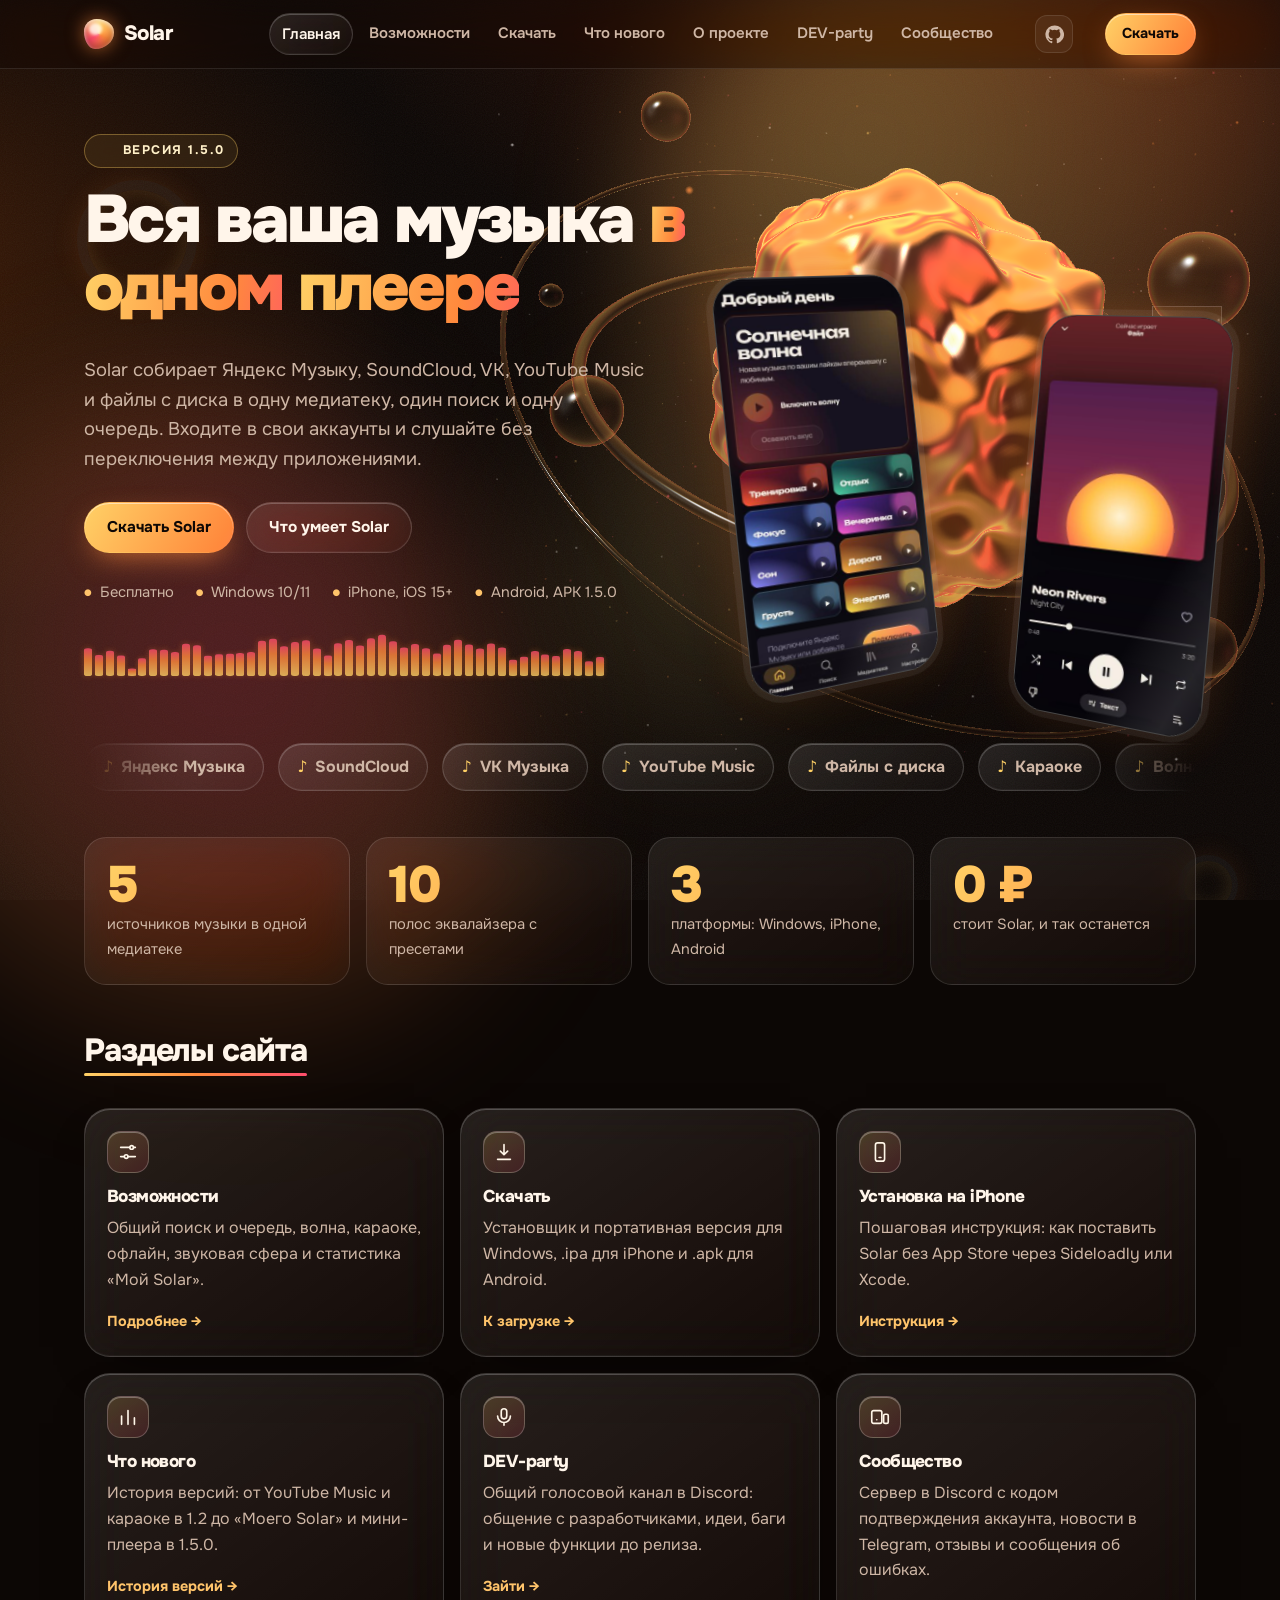
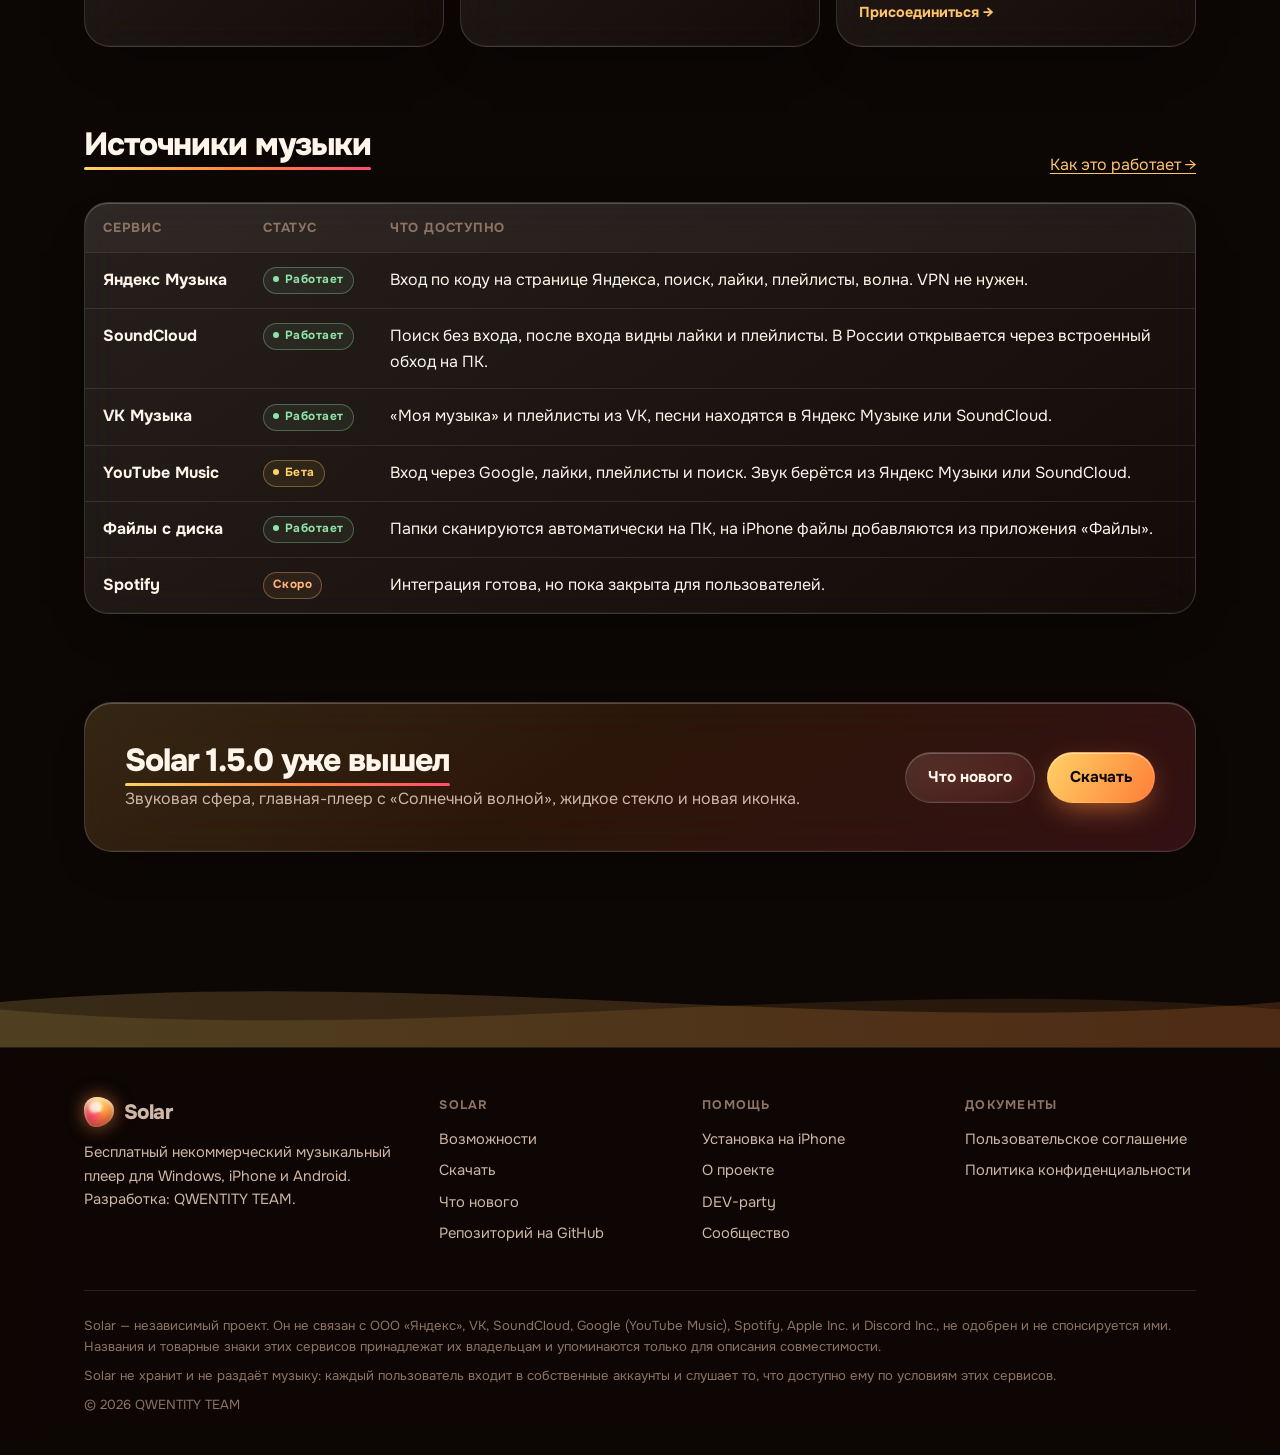
<file: index.html>
<!doctype html>
<html lang="ru">
<head>
<meta charset="utf-8">
<meta name="viewport" content="width=device-width, initial-scale=1">
<title>Solar</title>
<meta name="description" content="Solar — бесплатный музыкальный плеер: Яндекс Музыка, SoundCloud, VK, YouTube Music и ваши файлы в одной медиатеке.">
<meta name="theme-color" content="#0c0705">
<meta property="og:title" content="Solar">
<meta property="og:description" content="Solar — бесплатный музыкальный плеер: Яндекс Музыка, SoundCloud, VK, YouTube Music и ваши файлы в одной медиатеке.">
<meta property="og:type" content="website">
<link rel="icon" href="assets/favicon.svg" type="image/svg+xml">
<link rel="preconnect" href="https://fonts.googleapis.com">
<link rel="preconnect" href="https://fonts.gstatic.com" crossorigin>
<link href="https://fonts.googleapis.com/css2?family=Onest:wght@400;500;600;700;800;900&display=swap" rel="stylesheet">
<link rel="stylesheet" href="assets/style.css">
</head>
<body>
<div class="aurora-3" aria-hidden="true"></div><div class="grain" aria-hidden="true"></div>
<a class="skip" href="#main">К содержимому</a>
<header class="site-head">
  <div class="wrap head-row">
    <a class="brand" href="index.html"><span class="logo" aria-hidden="true"></span>Solar</a>
    <button class="menu-btn" type="button" aria-label="Меню" aria-expanded="false" aria-controls="site-nav"><span></span><span></span><span></span></button>
    <nav class="nav" id="site-nav" aria-label="Разделы сайта">
<a href="index.html" aria-current="page">Главная</a>
<a href="features.html">Возможности</a>
<a href="download.html">Скачать</a>
<a href="changelog.html">Что нового</a>
<a href="about.html">О проекте</a>
<a href="devparty.html">DEV-party</a>
<a href="community.html">Сообщество</a>
    </nav>
    <a class="head-gh" href="https://github.com/Eythi/Solar-" rel="noopener" aria-label="Репозиторий на GitHub" title="Репозиторий на GitHub"><svg viewBox="0 0 24 24" fill="currentColor" aria-hidden="true"><path d="M12 .5a11.5 11.5 0 0 0-3.64 22.4c.58.1.79-.25.79-.56v-2c-3.2.7-3.88-1.37-3.88-1.37-.52-1.33-1.28-1.690-1.28-1.69-1.05-.71.08-.7.08-.7 1.16.08 1.770 1.19 1.77 1.19 1.03 1.77 2.7 1.26 3.36.96.1-.75.4-1.26.73-1.55-2.55-.29-5.24-1.28-5.24-5.69 0-1.26.45-2.29 1.19-3.1-.12-.29-.52-1.46.11-3.05 0 0 .97-.31 3.170 1.18a11 11 0 0 1 5.77 0c2.2-1.49 3.17-1.18 3.17-1.18.63 1.59.23 2.76.11 3.05.74.81 1.19 1.84 1.19 3.1 0 4.42-2.7 5.4-5.26 5.68.41.36.78 1.06.78 2.14v3.17c0 .31.21.67.8.56A11.5 11.5 0 0 0 12 .5z"/></svg></a>
    <a class="btn btn-sun btn-sm head-cta" href="download.html">Скачать</a>
  </div>
</header>
<main id="main">

<div class="wrap">
  <section class="hero">
    <div>
      <span class="eyebrow"><span class="eq" aria-hidden="true"><i></i><i></i><i></i><i></i></span>Версия 1.5.0</span>
      <h1>Вся ваша музыка <span class="sun-text">в одном плеере</span></h1>
      <p class="lead">Solar собирает Яндекс Музыку, SoundCloud, VK, YouTube Music и файлы с диска в одну медиатеку, один поиск и одну очередь. Входите в свои аккаунты и слушайте без переключения между приложениями.</p>
      <div class="btn-row">
        <a class="btn btn-sun" href="download.html">Скачать Solar</a>
        <a class="btn btn-ghost" href="features.html">Что умеет Solar</a>
      </div>
      <div class="facts"><span>Бесплатно</span><span>Windows 10/11</span><span>iPhone, iOS 15+</span><span>Android, APK 1.5.0</span></div>
      <div class="viz" aria-hidden="true"><i></i><i></i><i></i><i></i><i></i><i></i><i></i><i></i><i></i><i></i><i></i><i></i><i></i><i></i><i></i><i></i><i></i><i></i><i></i><i></i><i></i><i></i><i></i><i></i><i></i><i></i><i></i><i></i><i></i><i></i><i></i><i></i><i></i><i></i><i></i><i></i><i></i><i></i><i></i><i></i><i></i><i></i><i></i><i></i><i></i><i></i><i></i><i></i></div>
    </div>
    <div class="hero-phones" aria-hidden="true">
      <div class="css-sun"></div>
      <canvas id="hero3d"></canvas>
      <div class="phone p1"><img src="assets/img/ios-home.jpg" alt="" width="390" height="844" loading="lazy"></div>
      <div class="phone p2"><img src="assets/img/ios-player.jpg" alt="" width="390" height="844" loading="lazy"></div>
    </div>
  </section>

  <div class="marquee" aria-hidden="true"><div class="marquee-track">
    <span><b>♪</b>Яндекс Музыка</span><span><b>♪</b>SoundCloud</span><span><b>♪</b>VK Музыка</span><span><b>♪</b>YouTube Music</span><span><b>♪</b>Файлы с диска</span><span><b>♪</b>Караоке</span><span><b>♪</b>Волна по треку</span><span><b>♪</b>Офлайн</span><span><b>♪</b>Звуковая сфера</span><span><b>♪</b>«Мой Solar»</span><span><b>♪</b>Эквалайзер</span><span><b>♪</b>Мини-плеер</span><span><b>♪</b>Яндекс Музыка</span><span><b>♪</b>SoundCloud</span><span><b>♪</b>VK Музыка</span><span><b>♪</b>YouTube Music</span><span><b>♪</b>Файлы с диска</span><span><b>♪</b>Караоке</span><span><b>♪</b>Волна по треку</span><span><b>♪</b>Офлайн</span><span><b>♪</b>Звуковая сфера</span><span><b>♪</b>«Мой Solar»</span><span><b>♪</b>Эквалайзер</span><span><b>♪</b>Мини-плеер</span>
  </div></div>

  <section class="stats" aria-label="Solar в цифрах">
    <div class="stat"><b data-count="5">5</b><span>источников музыки в одной медиатеке</span></div>
    <div class="stat"><b data-count="10">10</b><span>полос эквалайзера с пресетами</span></div>
    <div class="stat"><b data-count="3">3</b><span>платформы: Windows, iPhone, Android</span></div>
    <div class="stat"><b><span data-count="0">0</span>&nbsp;₽</b><span>стоит Solar, и так останется</span></div>
  </section>

  <section class="section">
    <div class="section-head"><h2>Разделы сайта</h2></div>
    <div class="grid g3">
      <a class="card" href="features.html"><span class="ico" aria-hidden="true"><svg viewBox="0 0 24 24" fill="none" stroke="currentColor" stroke-width="1.8" stroke-linecap="round" stroke-linejoin="round"><path d="M4 7h10M18 7h2M4 17h4M12 17h8"/><circle cx="16" cy="7" r="2"/><circle cx="10" cy="17" r="2"/></svg></span><h3>Возможности</h3><p>Общий поиск и очередь, волна, караоке, офлайн, звуковая сфера и статистика «Мой Solar».</p><span class="more">Подробнее →</span></a>
      <a class="card" href="download.html"><span class="ico" aria-hidden="true"><svg viewBox="0 0 24 24" fill="none" stroke="currentColor" stroke-width="1.8" stroke-linecap="round" stroke-linejoin="round"><path d="M12 4v11m0 0-4-4m4 4 4-4"/><path d="M5 20h14"/></svg></span><h3>Скачать</h3><p>Установщик и портативная версия для Windows, .ipa для iPhone и .apk для Android.</p><span class="more">К загрузке →</span></a>
      <a class="card" href="install-ios.html"><span class="ico" aria-hidden="true"><svg viewBox="0 0 24 24" fill="none" stroke="currentColor" stroke-width="1.8" stroke-linecap="round" stroke-linejoin="round"><rect x="7" y="2" width="10" height="20" rx="2.5"/><path d="M11 18h2"/></svg></span><h3>Установка на iPhone</h3><p>Пошаговая инструкция: как поставить Solar без App Store через Sideloadly или Xcode.</p><span class="more">Инструкция →</span></a>
      <a class="card" href="changelog.html"><span class="ico" aria-hidden="true"><svg viewBox="0 0 24 24" fill="none" stroke="currentColor" stroke-width="1.8" stroke-linecap="round" stroke-linejoin="round"><path d="M5 20V11M12 20V5M19 20v-7"/></svg></span><h3>Что нового</h3><p>История версий: от YouTube Music и караоке в 1.2 до «Моего Solar» и мини-плеера в 1.5.0.</p><span class="more">История версий →</span></a>
      <a class="card" href="devparty.html"><span class="ico" aria-hidden="true"><svg viewBox="0 0 24 24" fill="none" stroke="currentColor" stroke-width="1.8" stroke-linecap="round" stroke-linejoin="round"><rect x="9" y="3" width="6" height="11" rx="3"/><path d="M5 11a7 7 0 0 0 14 0M12 18v3"/></svg></span><h3>DEV-party</h3><p>Общий голосовой канал в Discord: общение с разработчиками, идеи, баги и новые функции до релиза.</p><span class="more">Зайти →</span></a>
      <a class="card" href="community.html"><span class="ico" aria-hidden="true"><svg viewBox="0 0 24 24" fill="none" stroke="currentColor" stroke-width="1.8" stroke-linecap="round" stroke-linejoin="round"><rect x="3" y="5" width="11" height="14" rx="2"/><rect x="16" y="9" width="5" height="10" rx="1.5"/><path d="M8.5 15h0"/></svg></span><h3>Сообщество</h3><p>Сервер в Discord с кодом подтверждения аккаунта, новости в Telegram, отзывы и сообщения об ошибках.</p><span class="more">Присоединиться →</span></a>
    </div>
  </section>

  <section class="section">
    <div class="section-head"><h2>Источники музыки</h2><a href="features.html#sources">Как это работает →</a></div>
    <div class="table-wrap">
      <table>
        <thead><tr><th>Сервис</th><th>Статус</th><th>Что доступно</th></tr></thead>
        <tbody>
          <tr><td>Яндекс Музыка</td><td><span class="tag ok">Работает</span></td><td>Вход по коду на странице Яндекса, поиск, лайки, плейлисты, волна. VPN не нужен.</td></tr>
          <tr><td>SoundCloud</td><td><span class="tag ok">Работает</span></td><td>Поиск без входа, после входа видны лайки и плейлисты. В России открывается через встроенный обход на ПК.</td></tr>
          <tr><td>VK Музыка</td><td><span class="tag ok">Работает</span></td><td>«Моя музыка» и плейлисты из VK, песни находятся в Яндекс Музыке или SoundCloud.</td></tr>
          <tr><td>YouTube Music</td><td><span class="tag beta">Бета</span></td><td>Вход через Google, лайки, плейлисты и поиск. Звук берётся из Яндекс Музыки или SoundCloud.</td></tr>
          <tr><td>Файлы с диска</td><td><span class="tag ok">Работает</span></td><td>Папки сканируются автоматически на ПК, на iPhone файлы добавляются из приложения «Файлы».</td></tr>
          <tr><td>Spotify</td><td><span class="tag soon">Скоро</span></td><td>Интеграция готова, но пока закрыта для пользователей.</td></tr>
        </tbody>
      </table>
    </div>
  </section>

  <section class="cta-strip">
    <div><h2>Solar 1.5.0 уже вышел</h2><p>Звуковая сфера, главная-плеер с «Солнечной волной», жидкое стекло и новая иконка.</p></div>
    <div class="btn-row"><a class="btn btn-ghost" href="changelog.html#v1-5-0">Что нового</a><a class="btn btn-sun" href="download.html">Скачать</a></div>
  </section>
</div>
</main>
<div class="foot-wave" aria-hidden="true"><svg viewBox="0 0 1440 120" preserveAspectRatio="none"><defs><linearGradient id="fw" x1="0" x2="1"><stop offset="0" stop-color="#ffd166"/><stop offset=".5" stop-color="#ff8a3d"/><stop offset="1" stop-color="#ff4d6d"/></linearGradient></defs><path class="w1" d="M0 60 C 240 10 480 110 720 60 S 1200 10 1440 60 V120 H0Z"/><path class="w2" d="M0 70 C 240 120 480 20 720 70 S 1200 120 1440 70 V120 H0Z"/></svg></div>
<footer class="site-foot">
  <div class="wrap">
    <div class="foot-grid">
      <div>
        <a class="brand" href="index.html"><span class="logo" aria-hidden="true"></span>Solar</a>
        <p class="muted" style="margin-top:12px;max-width:340px">Бесплатный некоммерческий музыкальный плеер для Windows, iPhone и Android. Разработка: QWENTITY TEAM.</p>
      </div>
      <div>
        <h4>Solar</h4>
        <ul>
          <li><a href="features.html">Возможности</a></li>
          <li><a href="download.html">Скачать</a></li>
          <li><a href="changelog.html">Что нового</a></li>
          <li><a href="https://github.com/Eythi/Solar-" rel="noopener">Репозиторий на GitHub</a></li>
        </ul>
      </div>
      <div>
        <h4>Помощь</h4>
        <ul>
          <li><a href="install-ios.html">Установка на iPhone</a></li>
          <li><a href="about.html">О проекте</a></li>
          <li><a href="devparty.html">DEV-party</a></li>
          <li><a href="community.html">Сообщество</a></li>
        </ul>
      </div>
      <div>
        <h4>Документы</h4>
        <ul>
          <li><a href="terms.html">Пользовательское соглашение</a></li>
          <li><a href="privacy.html">Политика конфиденциальности</a></li>
        </ul>
      </div>
    </div>
    <div class="disclaimer">
      <p>Solar — независимый проект. Он не связан с ООО «Яндекс», VK, SoundCloud, Google (YouTube Music), Spotify, Apple Inc. и Discord Inc., не одобрен и не спонсируется ими. Названия и товарные знаки этих сервисов принадлежат их владельцам и упоминаются только для описания совместимости.</p>
      <p>Solar не хранит и не раздаёт музыку: каждый пользователь входит в собственные аккаунты и слушает то, что доступно ему по условиям этих сервисов.</p>
      <p>© 2026 QWENTITY TEAM</p>
    </div>
  </div>
</footer>
<script src="assets/site.js"></script>
<script src="assets/anim.js"></script>
<script src="assets/anim2.js"></script>
<script src="assets/three.min.js" defer></script><script src="assets/hero3d.js" defer></script>
</body>
</html>
</file>
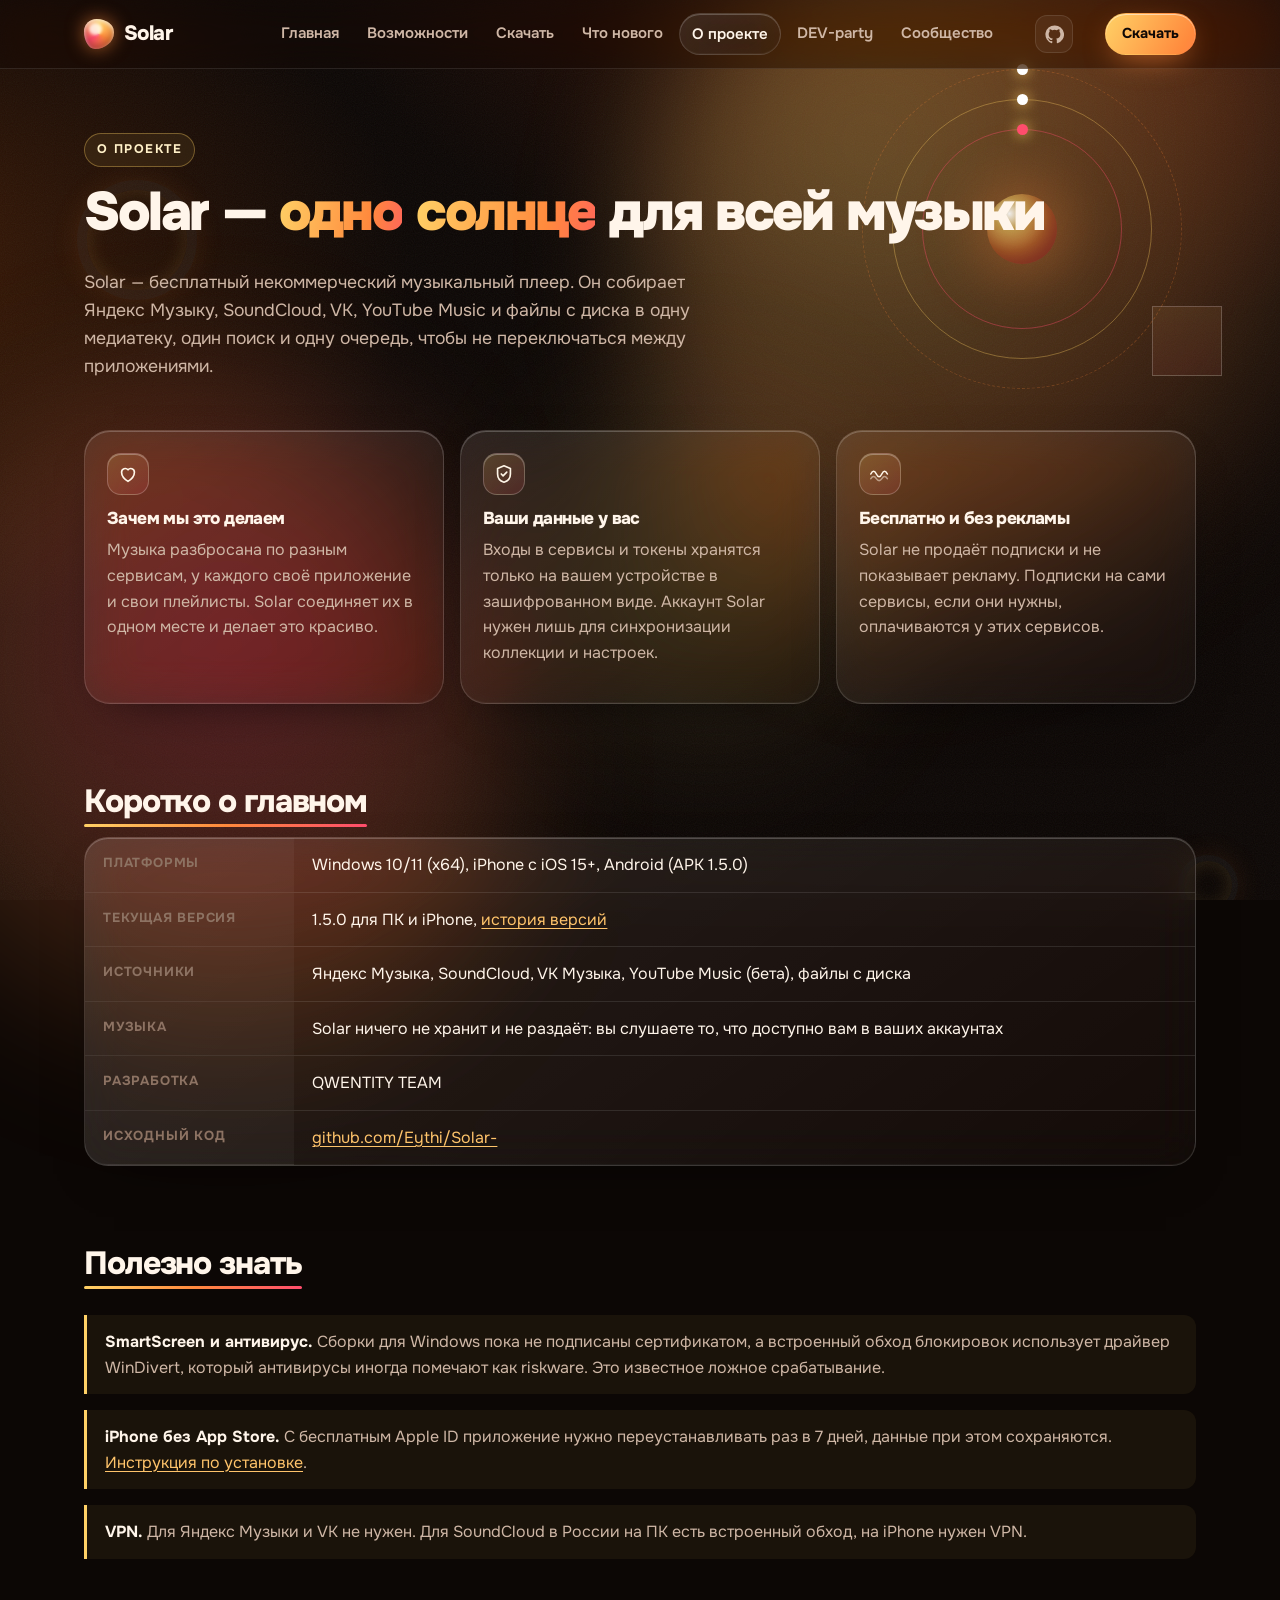
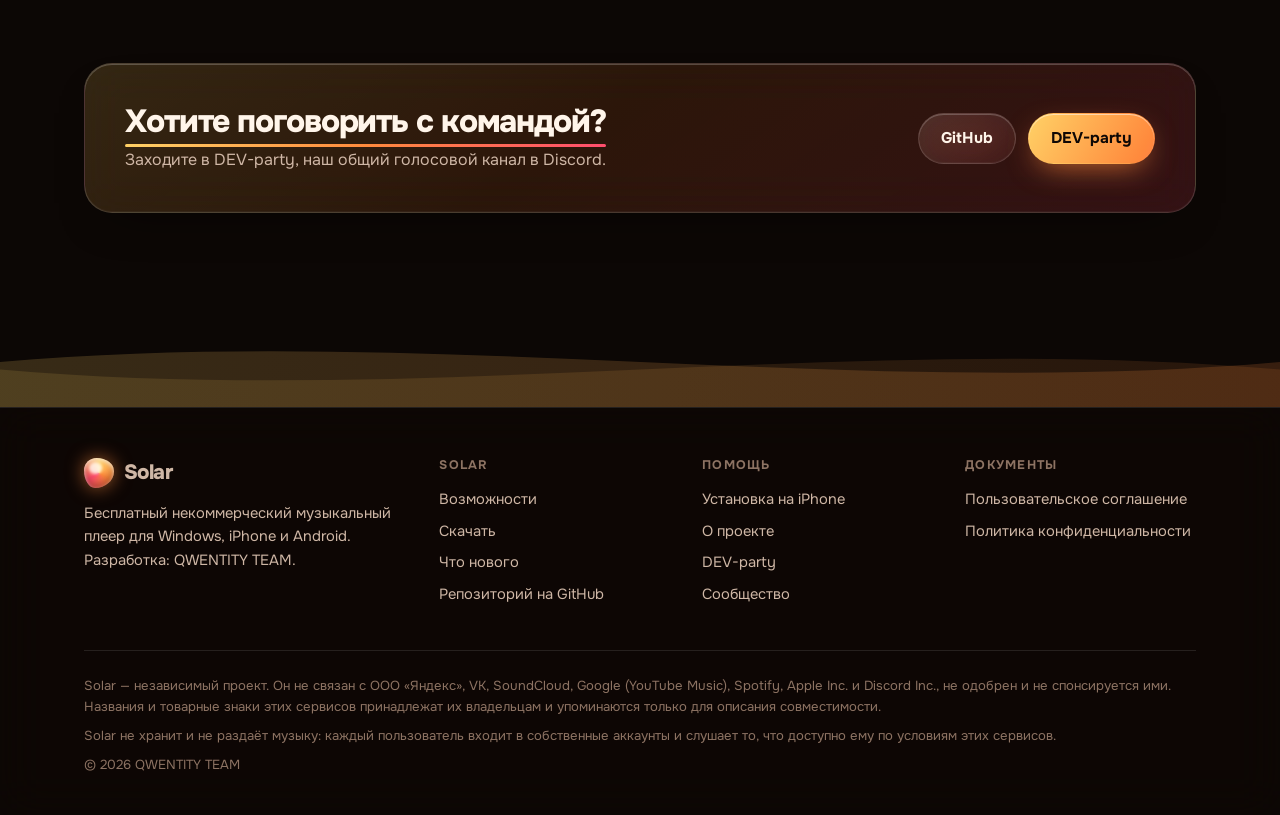
<file: about.html>
<!doctype html>
<html lang="ru">
<head>
<meta charset="utf-8">
<meta name="viewport" content="width=device-width, initial-scale=1">
<title>О проекте · Solar</title>
<meta name="description" content="Что такое Solar, зачем он нужен, на каких устройствах работает и кто его делает.">
<meta name="theme-color" content="#0c0705">
<meta property="og:title" content="О проекте · Solar">
<meta property="og:description" content="Что такое Solar, зачем он нужен, на каких устройствах работает и кто его делает.">
<meta property="og:type" content="website">
<link rel="icon" href="assets/favicon.svg" type="image/svg+xml">
<link rel="preconnect" href="https://fonts.googleapis.com">
<link rel="preconnect" href="https://fonts.gstatic.com" crossorigin>
<link href="https://fonts.googleapis.com/css2?family=Onest:wght@400;500;600;700;800;900&display=swap" rel="stylesheet">
<link rel="stylesheet" href="assets/style.css">
</head>
<body>
<div class="aurora-3" aria-hidden="true"></div><div class="grain" aria-hidden="true"></div>
<a class="skip" href="#main">К содержимому</a>
<header class="site-head">
  <div class="wrap head-row">
    <a class="brand" href="index.html"><span class="logo" aria-hidden="true"></span>Solar</a>
    <button class="menu-btn" type="button" aria-label="Меню" aria-expanded="false" aria-controls="site-nav"><span></span><span></span><span></span></button>
    <nav class="nav" id="site-nav" aria-label="Разделы сайта">
<a href="index.html">Главная</a>
<a href="features.html">Возможности</a>
<a href="download.html">Скачать</a>
<a href="changelog.html">Что нового</a>
<a href="about.html" aria-current="page">О проекте</a>
<a href="devparty.html">DEV-party</a>
<a href="community.html">Сообщество</a>
    </nav>
    <a class="head-gh" href="https://github.com/Eythi/Solar-" rel="noopener" aria-label="Репозиторий на GitHub" title="Репозиторий на GitHub"><svg viewBox="0 0 24 24" fill="currentColor" aria-hidden="true"><path d="M12 .5a11.5 11.5 0 0 0-3.64 22.4c.58.1.79-.25.79-.56v-2c-3.2.7-3.88-1.37-3.88-1.37-.52-1.33-1.28-1.690-1.28-1.69-1.05-.71.08-.7.08-.7 1.16.08 1.770 1.19 1.77 1.19 1.03 1.77 2.7 1.26 3.36.96.1-.75.4-1.26.73-1.55-2.55-.29-5.24-1.28-5.24-5.69 0-1.26.45-2.29 1.19-3.1-.12-.29-.52-1.46.11-3.05 0 0 .97-.31 3.170 1.18a11 11 0 0 1 5.77 0c2.2-1.49 3.17-1.18 3.17-1.18.63 1.59.23 2.76.11 3.05.74.81 1.19 1.84 1.19 3.1 0 4.42-2.7 5.4-5.26 5.68.41.36.78 1.06.78 2.14v3.17c0 .31.21.67.8.56A11.5 11.5 0 0 0 12 .5z"/></svg></a>
    <a class="btn btn-sun btn-sm head-cta" href="download.html">Скачать</a>
  </div>
</header>
<main id="main">

<div class="wrap">
  <section class="page-hero">
    <span class="eyebrow">О проекте</span>
    <h1>Solar — <span class="sun-text">одно солнце</span> для всей музыки</h1>
    <p class="about-lead">Solar — бесплатный некоммерческий музыкальный плеер. Он собирает Яндекс Музыку, SoundCloud, VK, YouTube Music и файлы с диска в одну медиатеку, один поиск и одну очередь, чтобы не переключаться между приложениями.</p>
  </section>

  <section class="section" style="padding-top:0">
    <div class="grid g3">
      <div class="card"><span class="ico" aria-hidden="true"><svg viewBox="0 0 24 24" fill="none" stroke="currentColor" stroke-width="1.8" stroke-linecap="round" stroke-linejoin="round"><path d="M12 20s-7-4.4-7-10a4 4 0 0 1 7-2.6A4 4 0 0 1 19 10c0 5.6-7 10-7 10z"/></svg></span><h3>Зачем мы это делаем</h3><p>Музыка разбросана по разным сервисам, у каждого своё приложение и свои плейлисты. Solar соединяет их в одном месте и делает это красиво.</p></div>
      <div class="card"><span class="ico" aria-hidden="true"><svg viewBox="0 0 24 24" fill="none" stroke="currentColor" stroke-width="1.8" stroke-linecap="round" stroke-linejoin="round"><path d="M12 3 5 6v6c0 4.4 3 7.8 7 9 4-1.2 7-4.6 7-9V6z"/><path d="m9 12 2 2 4-4"/></svg></span><h3>Ваши данные у вас</h3><p>Входы в сервисы и токены хранятся только на вашем устройстве в зашифрованном виде. Аккаунт Solar нужен лишь для синхронизации коллекции и настроек.</p></div>
      <div class="card"><span class="ico" aria-hidden="true"><svg viewBox="0 0 24 24" fill="none" stroke="currentColor" stroke-width="1.8" stroke-linecap="round" stroke-linejoin="round"><path d="M2 12c2-4 4-4 6 0s4 4 6 0 4-4 6 0"/><path d="M2 17c2-3 4-3 6 0s4 3 6 0 4-3 6 0" opacity=".5"/></svg></span><h3>Бесплатно и без рекламы</h3><p>Solar не продаёт подписки и не показывает рекламу. Подписки на сами сервисы, если они нужны, оплачиваются у этих сервисов.</p></div>
    </div>
  </section>

  <section class="section">
    <h2>Коротко о главном</h2>
    <div class="table-wrap">
      <table>
        <tbody>
          <tr><th>Платформы</th><td>Windows 10/11 (x64), iPhone с iOS 15+, Android (APK 1.5.0)</td></tr>
          <tr><th>Текущая версия</th><td>1.5.0 для ПК и iPhone, <a href="changelog.html">история версий</a></td></tr>
          <tr><th>Источники</th><td>Яндекс Музыка, SoundCloud, VK Музыка, YouTube Music (бета), файлы с диска</td></tr>
          <tr><th>Музыка</th><td>Solar ничего не хранит и не раздаёт: вы слушаете то, что доступно вам в ваших аккаунтах</td></tr>
          <tr><th>Разработка</th><td>QWENTITY TEAM</td></tr>
          <tr><th>Исходный код</th><td><a href="https://github.com/Eythi/Solar-" rel="noopener">github.com/Eythi/Solar-</a></td></tr>
        </tbody>
      </table>
    </div>
  </section>

  <section class="section">
    <h2>Полезно знать</h2>
    <div class="note"><b>SmartScreen и антивирус.</b> Сборки для Windows пока не подписаны сертификатом, а встроенный обход блокировок использует драйвер WinDivert, который антивирусы иногда помечают как riskware. Это известное ложное срабатывание.</div>
    <div class="note"><b>iPhone без App Store.</b> С бесплатным Apple ID приложение нужно переустанавливать раз в 7 дней, данные при этом сохраняются. <a href="install-ios.html">Инструкция по установке</a>.</div>
    <div class="note"><b>VPN.</b> Для Яндекс Музыки и VK не нужен. Для SoundCloud в России на ПК есть встроенный обход, на iPhone нужен VPN.</div>
  </section>

  <section class="cta-strip">
    <div><h2>Хотите поговорить с командой?</h2><p>Заходите в DEV-party, наш общий голосовой канал в Discord.</p></div>
    <div class="btn-row"><a class="btn btn-ghost" href="https://github.com/Eythi/Solar-" rel="noopener">GitHub</a><a class="btn btn-sun" href="devparty.html">DEV-party</a></div>
  </section>
</div>
</main>
<div class="foot-wave" aria-hidden="true"><svg viewBox="0 0 1440 120" preserveAspectRatio="none"><defs><linearGradient id="fw" x1="0" x2="1"><stop offset="0" stop-color="#ffd166"/><stop offset=".5" stop-color="#ff8a3d"/><stop offset="1" stop-color="#ff4d6d"/></linearGradient></defs><path class="w1" d="M0 60 C 240 10 480 110 720 60 S 1200 10 1440 60 V120 H0Z"/><path class="w2" d="M0 70 C 240 120 480 20 720 70 S 1200 120 1440 70 V120 H0Z"/></svg></div>
<footer class="site-foot">
  <div class="wrap">
    <div class="foot-grid">
      <div>
        <a class="brand" href="index.html"><span class="logo" aria-hidden="true"></span>Solar</a>
        <p class="muted" style="margin-top:12px;max-width:340px">Бесплатный некоммерческий музыкальный плеер для Windows, iPhone и Android. Разработка: QWENTITY TEAM.</p>
      </div>
      <div>
        <h4>Solar</h4>
        <ul>
          <li><a href="features.html">Возможности</a></li>
          <li><a href="download.html">Скачать</a></li>
          <li><a href="changelog.html">Что нового</a></li>
          <li><a href="https://github.com/Eythi/Solar-" rel="noopener">Репозиторий на GitHub</a></li>
        </ul>
      </div>
      <div>
        <h4>Помощь</h4>
        <ul>
          <li><a href="install-ios.html">Установка на iPhone</a></li>
          <li><a href="about.html">О проекте</a></li>
          <li><a href="devparty.html">DEV-party</a></li>
          <li><a href="community.html">Сообщество</a></li>
        </ul>
      </div>
      <div>
        <h4>Документы</h4>
        <ul>
          <li><a href="terms.html">Пользовательское соглашение</a></li>
          <li><a href="privacy.html">Политика конфиденциальности</a></li>
        </ul>
      </div>
    </div>
    <div class="disclaimer">
      <p>Solar — независимый проект. Он не связан с ООО «Яндекс», VK, SoundCloud, Google (YouTube Music), Spotify, Apple Inc. и Discord Inc., не одобрен и не спонсируется ими. Названия и товарные знаки этих сервисов принадлежат их владельцам и упоминаются только для описания совместимости.</p>
      <p>Solar не хранит и не раздаёт музыку: каждый пользователь входит в собственные аккаунты и слушает то, что доступно ему по условиям этих сервисов.</p>
      <p>© 2026 QWENTITY TEAM</p>
    </div>
  </div>
</footer>
<script src="assets/site.js"></script>
<script src="assets/anim.js"></script>
<script src="assets/anim2.js"></script>

</body>
</html>
</file>
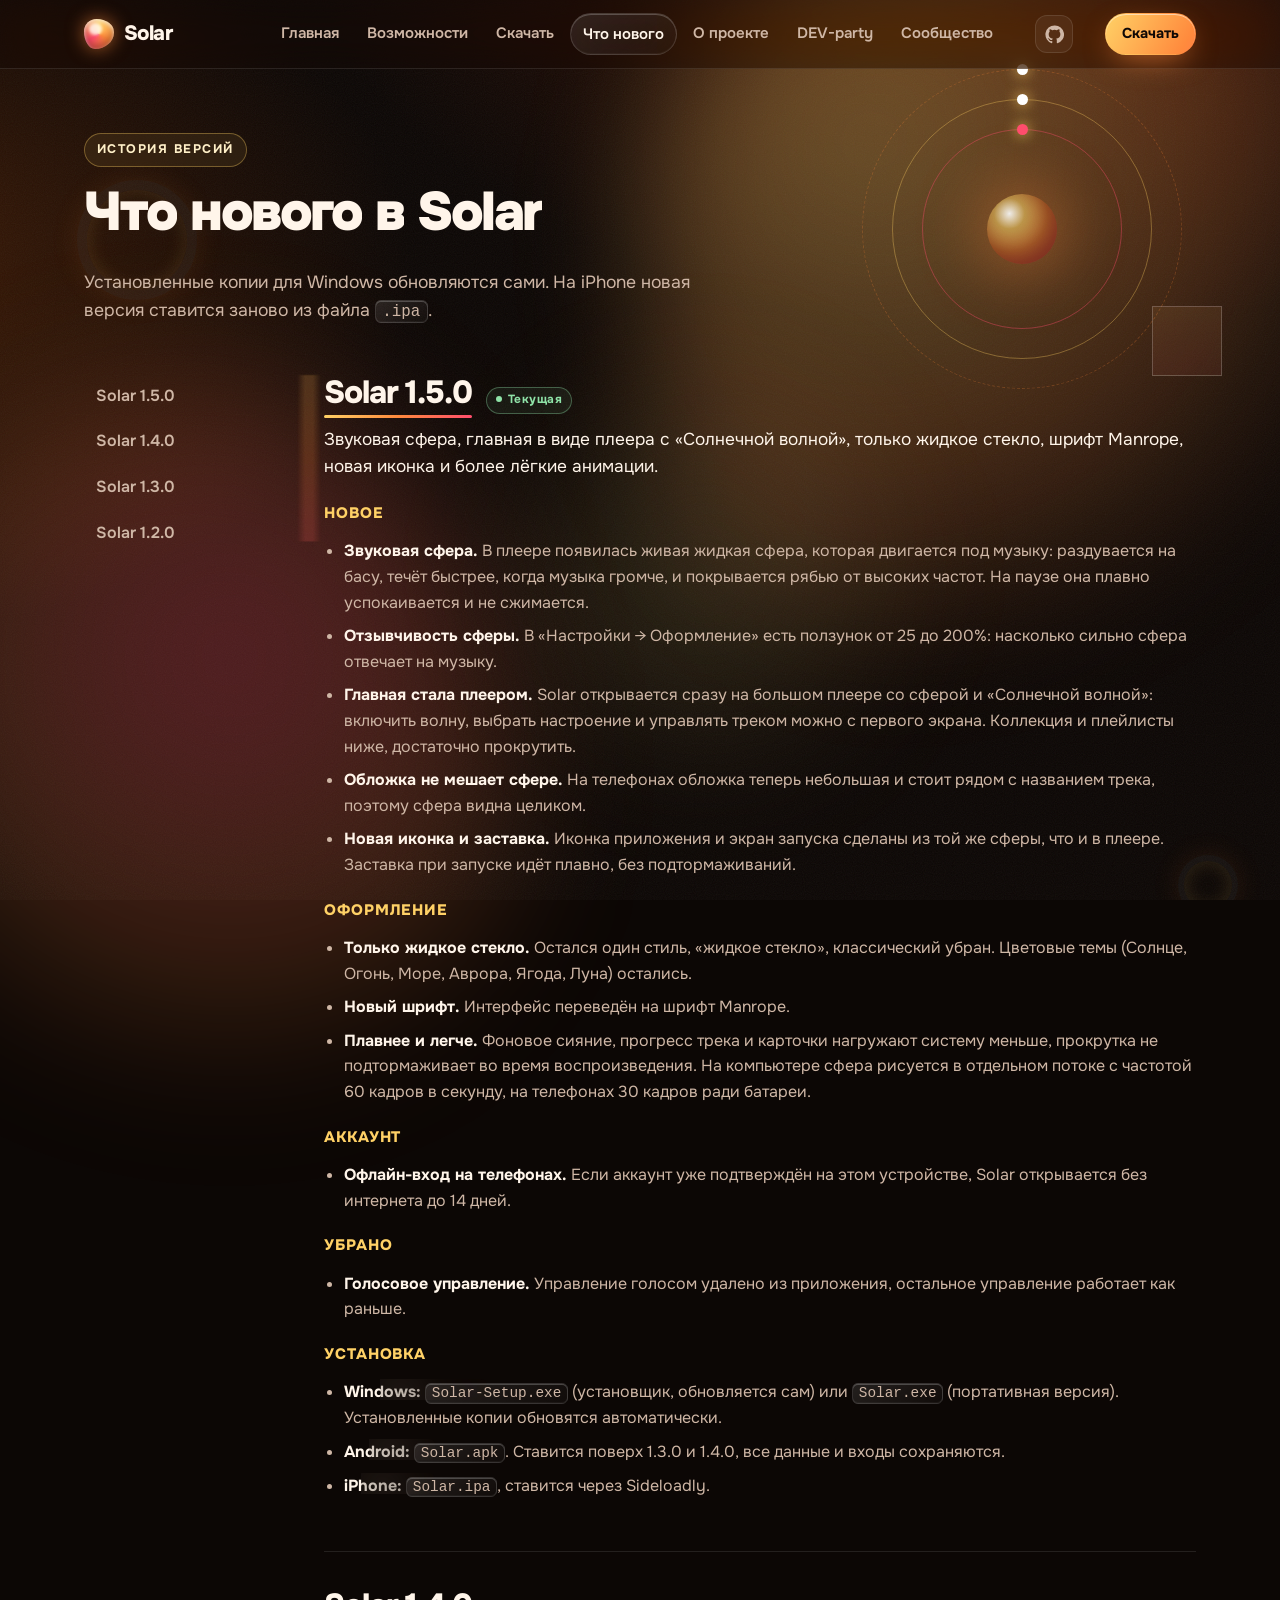
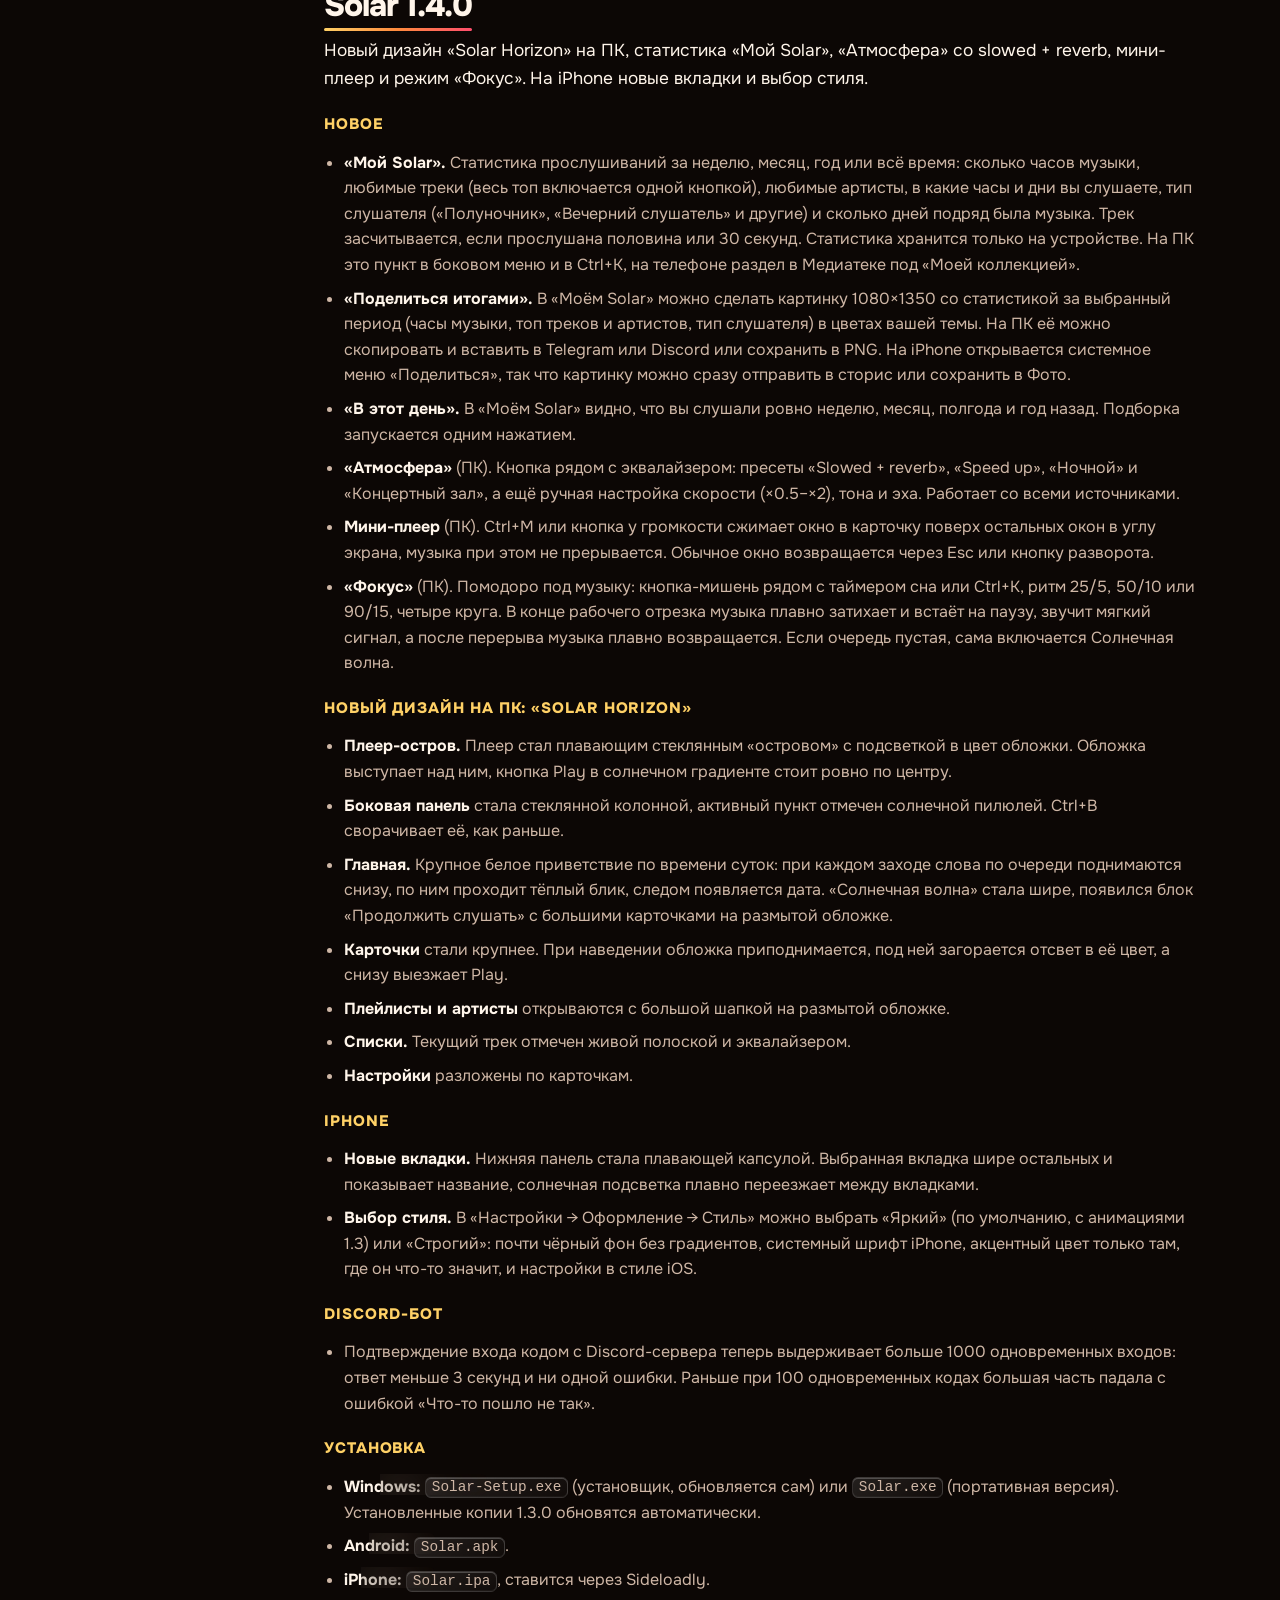
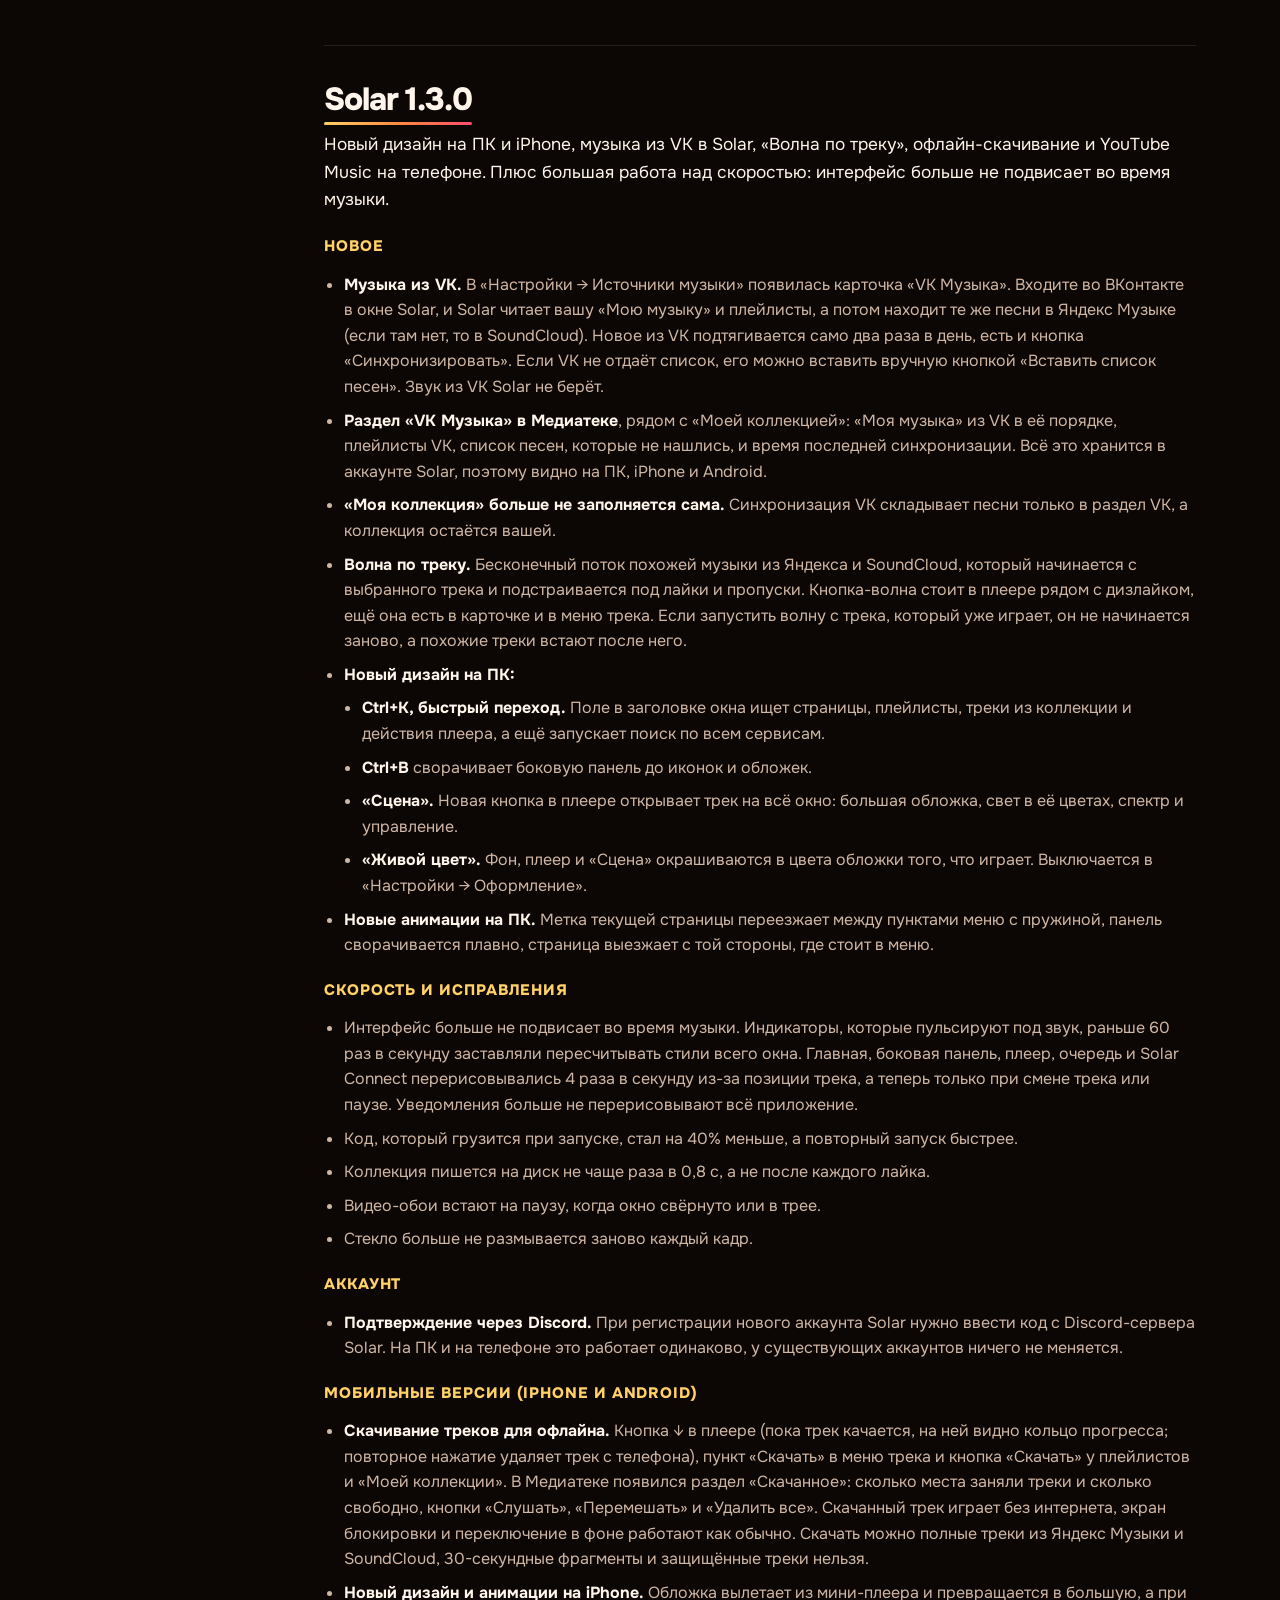
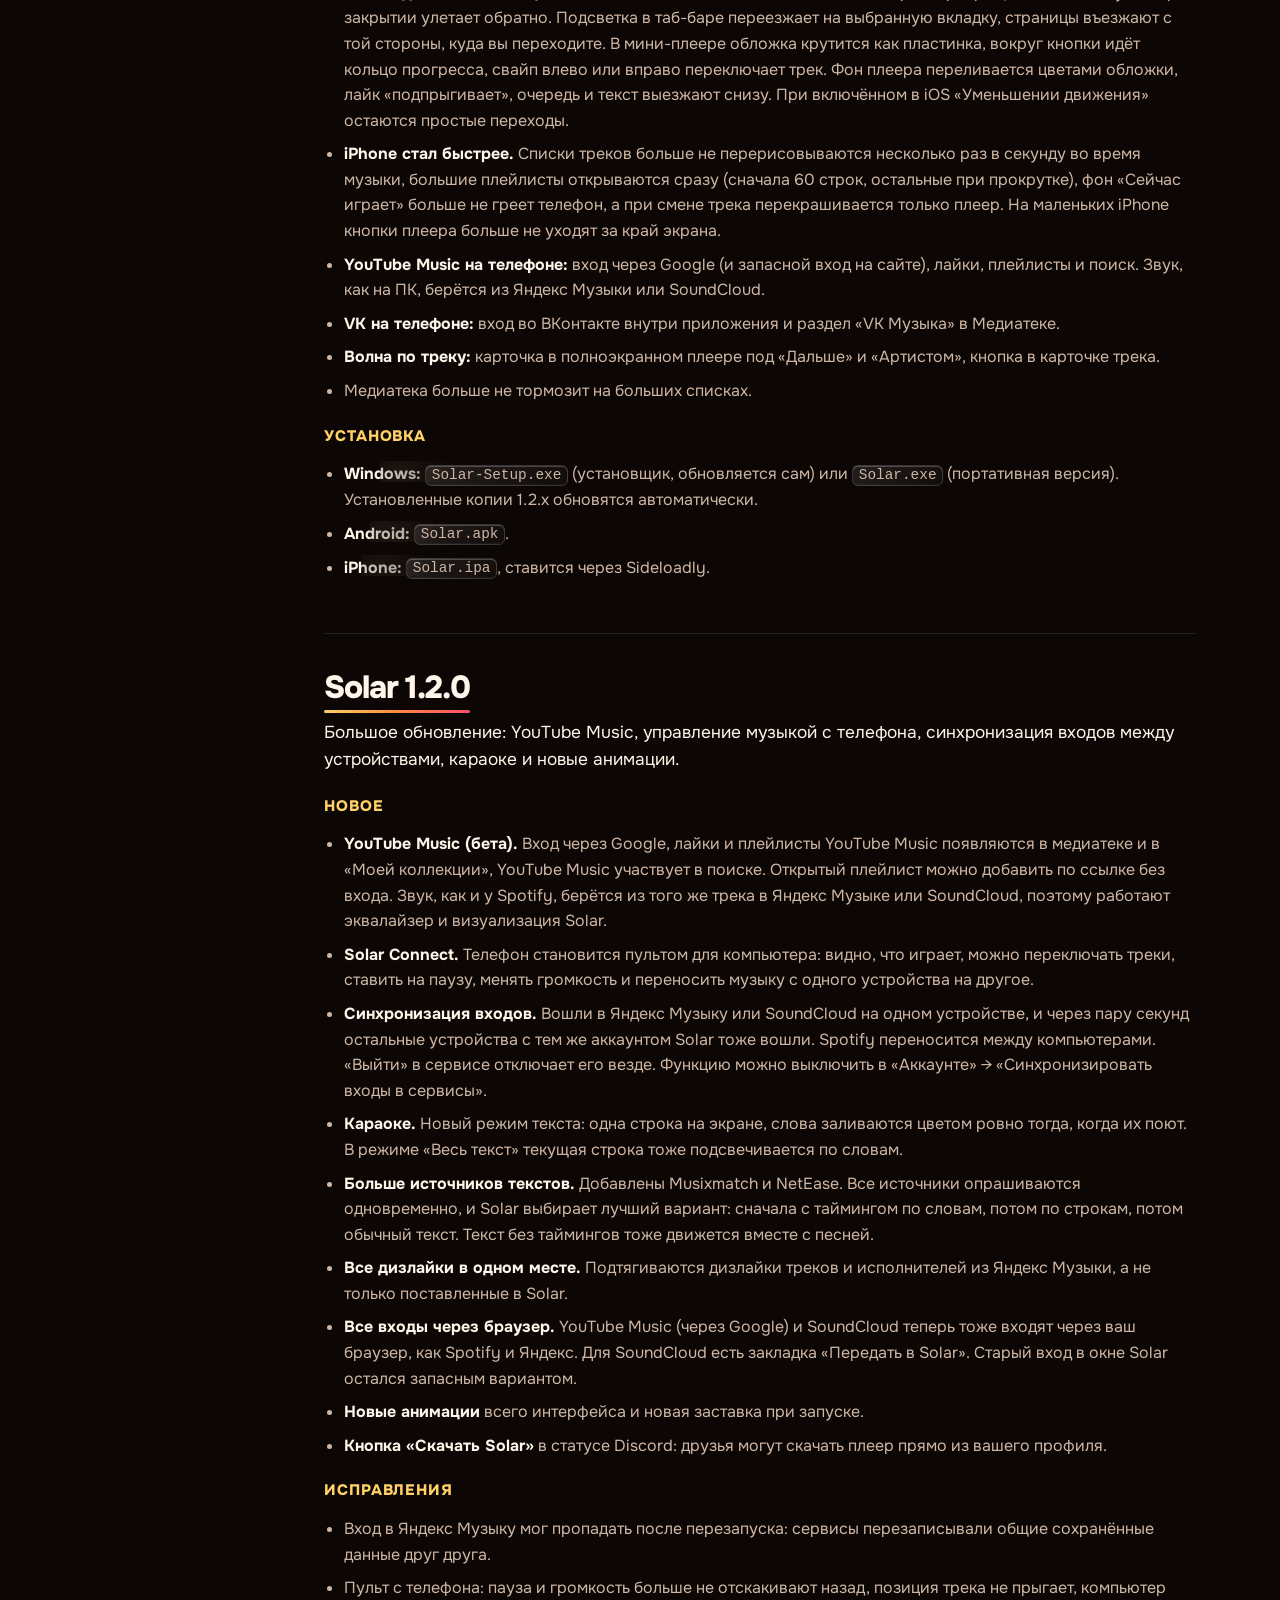
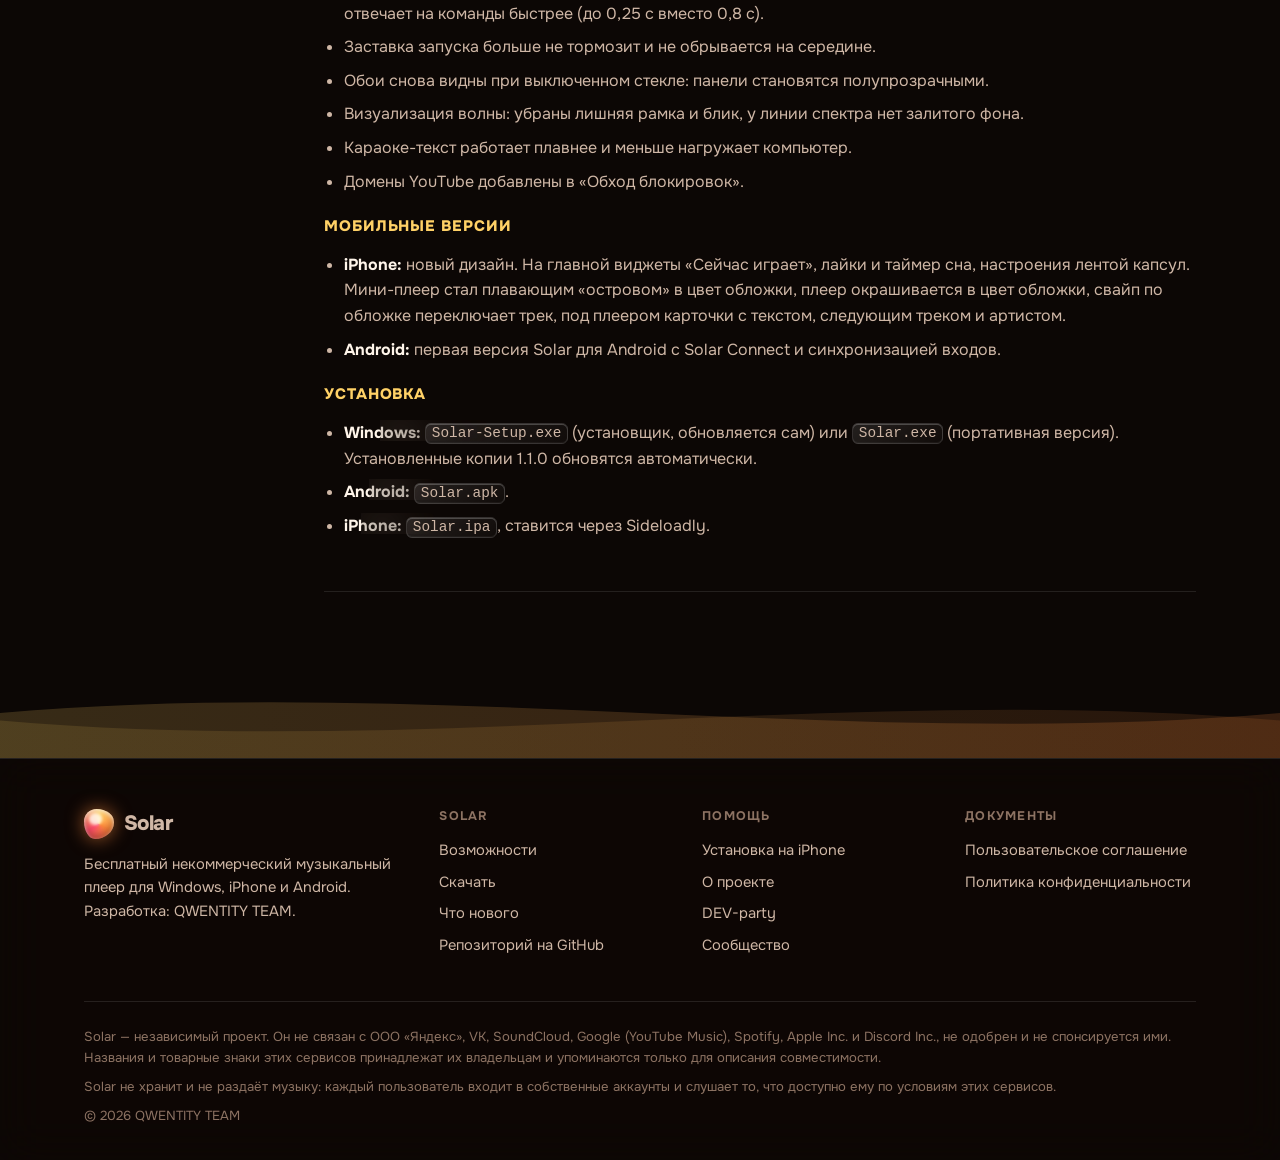
<file: changelog.html>
<!doctype html>
<html lang="ru">
<head>
<meta charset="utf-8">
<meta name="viewport" content="width=device-width, initial-scale=1">
<title>Что нового · Solar</title>
<meta name="description" content="История версий Solar: новые функции, исправления и изменения на ПК и iPhone.">
<meta name="theme-color" content="#0c0705">
<meta property="og:title" content="Что нового · Solar">
<meta property="og:description" content="История версий Solar: новые функции, исправления и изменения на ПК и iPhone.">
<meta property="og:type" content="website">
<link rel="icon" href="assets/favicon.svg" type="image/svg+xml">
<link rel="preconnect" href="https://fonts.googleapis.com">
<link rel="preconnect" href="https://fonts.gstatic.com" crossorigin>
<link href="https://fonts.googleapis.com/css2?family=Onest:wght@400;500;600;700;800;900&display=swap" rel="stylesheet">
<link rel="stylesheet" href="assets/style.css">
</head>
<body>
<div class="aurora-3" aria-hidden="true"></div><div class="grain" aria-hidden="true"></div>
<a class="skip" href="#main">К содержимому</a>
<header class="site-head">
  <div class="wrap head-row">
    <a class="brand" href="index.html"><span class="logo" aria-hidden="true"></span>Solar</a>
    <button class="menu-btn" type="button" aria-label="Меню" aria-expanded="false" aria-controls="site-nav"><span></span><span></span><span></span></button>
    <nav class="nav" id="site-nav" aria-label="Разделы сайта">
<a href="index.html">Главная</a>
<a href="features.html">Возможности</a>
<a href="download.html">Скачать</a>
<a href="changelog.html" aria-current="page">Что нового</a>
<a href="about.html">О проекте</a>
<a href="devparty.html">DEV-party</a>
<a href="community.html">Сообщество</a>
    </nav>
    <a class="head-gh" href="https://github.com/Eythi/Solar-" rel="noopener" aria-label="Репозиторий на GitHub" title="Репозиторий на GitHub"><svg viewBox="0 0 24 24" fill="currentColor" aria-hidden="true"><path d="M12 .5a11.5 11.5 0 0 0-3.64 22.4c.58.1.79-.25.79-.56v-2c-3.2.7-3.88-1.37-3.88-1.37-.52-1.33-1.28-1.690-1.28-1.69-1.05-.71.08-.7.08-.7 1.16.08 1.770 1.19 1.77 1.19 1.03 1.77 2.7 1.26 3.36.96.1-.75.4-1.26.73-1.55-2.55-.29-5.24-1.28-5.24-5.69 0-1.26.45-2.29 1.19-3.1-.12-.29-.52-1.46.11-3.05 0 0 .97-.31 3.170 1.18a11 11 0 0 1 5.77 0c2.2-1.49 3.17-1.18 3.17-1.18.63 1.59.23 2.76.11 3.05.74.81 1.19 1.84 1.19 3.1 0 4.42-2.7 5.4-5.26 5.68.41.36.78 1.06.78 2.14v3.17c0 .31.21.67.8.56A11.5 11.5 0 0 0 12 .5z"/></svg></a>
    <a class="btn btn-sun btn-sm head-cta" href="download.html">Скачать</a>
  </div>
</header>
<main id="main">

<div class="wrap">
  <section class="page-hero">
    <span class="eyebrow">История версий</span>
    <h1>Что нового в Solar</h1>
    <p>Установленные копии для Windows обновляются сами. На iPhone новая версия ставится заново из файла <code>.ipa</code>.</p>
  </section>
  <div class="release-layout">
    <nav class="release-nav" aria-label="Версии"><a href="#v1-5-0">Solar 1.5.0</a>
<a href="#v1-4-0">Solar 1.4.0</a>
<a href="#v1-3-0">Solar 1.3.0</a>
<a href="#v1-2-0">Solar 1.2.0</a></nav>
    <div><article class="release" id="v1-5-0">
  <div class="release-title"><h2>Solar 1.5.0</h2> <span class="tag ok">Текущая</span></div>
  <p class="summary">Звуковая сфера, главная в виде плеера с «Солнечной волной», только жидкое стекло, шрифт Manrope, новая иконка и более лёгкие анимации.</p>
  <h3>Новое</h3><ul><li style="margin-left:0px"><b>Звуковая сфера.</b> В плеере появилась живая жидкая сфера, которая двигается под музыку: раздувается на басу, течёт быстрее, когда музыка громче, и покрывается рябью от высоких частот. На паузе она плавно успокаивается и не сжимается.</li><li style="margin-left:0px"><b>Отзывчивость сферы.</b> В «Настройки → Оформление» есть ползунок от 25 до 200%: насколько сильно сфера отвечает на музыку.</li><li style="margin-left:0px"><b>Главная стала плеером.</b> Solar открывается сразу на большом плеере со сферой и «Солнечной волной»: включить волну, выбрать настроение и управлять треком можно с первого экрана. Коллекция и плейлисты ниже, достаточно прокрутить.</li><li style="margin-left:0px"><b>Обложка не мешает сфере.</b> На телефонах обложка теперь небольшая и стоит рядом с названием трека, поэтому сфера видна целиком.</li><li style="margin-left:0px"><b>Новая иконка и заставка.</b> Иконка приложения и экран запуска сделаны из той же сферы, что и в плеере. Заставка при запуске идёт плавно, без подтормаживаний.</li></ul><h3>Оформление</h3><ul><li style="margin-left:0px"><b>Только жидкое стекло.</b> Остался один стиль, «жидкое стекло», классический убран. Цветовые темы (Солнце, Огонь, Море, Аврора, Ягода, Луна) остались.</li><li style="margin-left:0px"><b>Новый шрифт.</b> Интерфейс переведён на шрифт Manrope.</li><li style="margin-left:0px"><b>Плавнее и легче.</b> Фоновое сияние, прогресс трека и карточки нагружают систему меньше, прокрутка не подтормаживает во время воспроизведения. На компьютере сфера рисуется в отдельном потоке с частотой 60 кадров в секунду, на телефонах 30 кадров ради батареи.</li></ul><h3>Аккаунт</h3><ul><li style="margin-left:0px"><b>Офлайн-вход на телефонах.</b> Если аккаунт уже подтверждён на этом устройстве, Solar открывается без интернета до 14 дней.</li></ul><h3>Убрано</h3><ul><li style="margin-left:0px"><b>Голосовое управление.</b> Управление голосом удалено из приложения, остальное управление работает как раньше.</li></ul><h3>Установка</h3><ul><li style="margin-left:0px"><b>Windows:</b> <code>Solar-Setup.exe</code> (установщик, обновляется сам) или <code>Solar.exe</code> (портативная версия). Установленные копии обновятся автоматически.</li><li style="margin-left:0px"><b>Android:</b> <code>Solar.apk</code>. Ставится поверх 1.3.0 и 1.4.0, все данные и входы сохраняются.</li><li style="margin-left:0px"><b>iPhone:</b> <code>Solar.ipa</code>, ставится через Sideloadly.</li></ul>
</article>
<article class="release" id="v1-4-0">
  <div class="release-title"><h2>Solar 1.4.0</h2></div>
  <p class="summary">Новый дизайн «Solar Horizon» на ПК, статистика «Мой Solar», «Атмосфера» со slowed + reverb, мини-плеер и режим «Фокус». На iPhone новые вкладки и выбор стиля.</p>
  <h3>Новое</h3><ul><li style="margin-left:0px"><b>«Мой Solar».</b> Статистика прослушиваний за неделю, месяц, год или всё время: сколько часов музыки, любимые треки (весь топ включается одной кнопкой), любимые артисты, в какие часы и дни вы слушаете, тип слушателя («Полуночник», «Вечерний слушатель» и другие) и сколько дней подряд была музыка. Трек засчитывается, если прослушана половина или 30 секунд. Статистика хранится только на устройстве. На ПК это пункт в боковом меню и в Ctrl+K, на телефоне раздел в Медиатеке под «Моей коллекцией».</li><li style="margin-left:0px"><b>«Поделиться итогами».</b> В «Моём Solar» можно сделать картинку 1080×1350 со статистикой за выбранный период (часы музыки, топ треков и артистов, тип слушателя) в цветах вашей темы. На ПК её можно скопировать и вставить в Telegram или Discord или сохранить в PNG. На iPhone открывается системное меню «Поделиться», так что картинку можно сразу отправить в сторис или сохранить в Фото.</li><li style="margin-left:0px"><b>«В этот день».</b> В «Моём Solar» видно, что вы слушали ровно неделю, месяц, полгода и год назад. Подборка запускается одним нажатием.</li><li style="margin-left:0px"><b>«Атмосфера»</b> (ПК). Кнопка рядом с эквалайзером: пресеты «Slowed + reverb», «Speed up», «Ночной» и «Концертный зал», а ещё ручная настройка скорости (×0.5–×2), тона и эха. Работает со всеми источниками.</li><li style="margin-left:0px"><b>Мини-плеер</b> (ПК). Ctrl+M или кнопка у громкости сжимает окно в карточку поверх остальных окон в углу экрана, музыка при этом не прерывается. Обычное окно возвращается через Esc или кнопку разворота.</li><li style="margin-left:0px"><b>«Фокус»</b> (ПК). Помодоро под музыку: кнопка-мишень рядом с таймером сна или Ctrl+K, ритм 25/5, 50/10 или 90/15, четыре круга. В конце рабочего отрезка музыка плавно затихает и встаёт на паузу, звучит мягкий сигнал, а после перерыва музыка плавно возвращается. Если очередь пустая, сама включается Солнечная волна.</li></ul><h3>Новый дизайн на ПК: «Solar Horizon»</h3><ul><li style="margin-left:0px"><b>Плеер-остров.</b> Плеер стал плавающим стеклянным «островом» с подсветкой в цвет обложки. Обложка выступает над ним, кнопка Play в солнечном градиенте стоит ровно по центру.</li><li style="margin-left:0px"><b>Боковая панель</b> стала стеклянной колонной, активный пункт отмечен солнечной пилюлей. Ctrl+B сворачивает её, как раньше.</li><li style="margin-left:0px"><b>Главная.</b> Крупное белое приветствие по времени суток: при каждом заходе слова по очереди поднимаются снизу, по ним проходит тёплый блик, следом появляется дата. «Солнечная волна» стала шире, появился блок «Продолжить слушать» с большими карточками на размытой обложке.</li><li style="margin-left:0px"><b>Карточки</b> стали крупнее. При наведении обложка приподнимается, под ней загорается отсвет в её цвет, а снизу выезжает Play.</li><li style="margin-left:0px"><b>Плейлисты и артисты</b> открываются с большой шапкой на размытой обложке.</li><li style="margin-left:0px"><b>Списки.</b> Текущий трек отмечен живой полоской и эквалайзером.</li><li style="margin-left:0px"><b>Настройки</b> разложены по карточкам.</li></ul><h3>iPhone</h3><ul><li style="margin-left:0px"><b>Новые вкладки.</b> Нижняя панель стала плавающей капсулой. Выбранная вкладка шире остальных и показывает название, солнечная подсветка плавно переезжает между вкладками.</li><li style="margin-left:0px"><b>Выбор стиля.</b> В «Настройки → Оформление → Стиль» можно выбрать «Яркий» (по умолчанию, с анимациями 1.3) или «Строгий»: почти чёрный фон без градиентов, системный шрифт iPhone, акцентный цвет только там, где он что-то значит, и настройки в стиле iOS.</li></ul><h3>Discord-бот</h3><ul><li style="margin-left:0px">Подтверждение входа кодом с Discord-сервера теперь выдерживает больше 1000 одновременных входов: ответ меньше 3 секунд и ни одной ошибки. Раньше при 100 одновременных кодах большая часть падала с ошибкой «Что-то пошло не так».</li></ul><h3>Установка</h3><ul><li style="margin-left:0px"><b>Windows:</b> <code>Solar-Setup.exe</code> (установщик, обновляется сам) или <code>Solar.exe</code> (портативная версия). Установленные копии 1.3.0 обновятся автоматически.</li><li style="margin-left:0px"><b>Android:</b> <code>Solar.apk</code>.</li><li style="margin-left:0px"><b>iPhone:</b> <code>Solar.ipa</code>, ставится через Sideloadly.</li></ul>
</article>
<article class="release" id="v1-3-0">
  <div class="release-title"><h2>Solar 1.3.0</h2></div>
  <p class="summary">Новый дизайн на ПК и iPhone, музыка из VK в Solar, «Волна по треку», офлайн-скачивание и YouTube Music на телефоне. Плюс большая работа над скоростью: интерфейс больше не подвисает во время музыки.</p>
  <h3>Новое</h3><ul><li style="margin-left:0px"><b>Музыка из VK.</b> В «Настройки → Источники музыки» появилась карточка «VK Музыка». Входите во ВКонтакте в окне Solar, и Solar читает вашу «Мою музыку» и плейлисты, а потом находит те же песни в Яндекс Музыке (если там нет, то в SoundCloud). Новое из VK подтягивается само два раза в день, есть и кнопка «Синхронизировать». Если VK не отдаёт список, его можно вставить вручную кнопкой «Вставить список песен». Звук из VK Solar не берёт.</li><li style="margin-left:0px"><b>Раздел «VK Музыка» в Медиатеке</b>, рядом с «Моей коллекцией»: «Моя музыка» из VK в её порядке, плейлисты VK, список песен, которые не нашлись, и время последней синхронизации. Всё это хранится в аккаунте Solar, поэтому видно на ПК, iPhone и Android.</li><li style="margin-left:0px"><b>«Моя коллекция» больше не заполняется сама.</b> Синхронизация VK складывает песни только в раздел VK, а коллекция остаётся вашей.</li><li style="margin-left:0px"><b>Волна по треку.</b> Бесконечный поток похожей музыки из Яндекса и SoundCloud, который начинается с выбранного трека и подстраивается под лайки и пропуски. Кнопка-волна стоит в плеере рядом с дизлайком, ещё она есть в карточке и в меню трека. Если запустить волну с трека, который уже играет, он не начинается заново, а похожие треки встают после него.</li><li style="margin-left:0px"><b>Новый дизайн на ПК:</b></li><li style="margin-left:18px"><b>Ctrl+K, быстрый переход.</b> Поле в заголовке окна ищет страницы, плейлисты, треки из коллекции и действия плеера, а ещё запускает поиск по всем сервисам.</li><li style="margin-left:18px"><b>Ctrl+B</b> сворачивает боковую панель до иконок и обложек.</li><li style="margin-left:18px"><b>«Сцена».</b> Новая кнопка в плеере открывает трек на всё окно: большая обложка, свет в её цветах, спектр и управление.</li><li style="margin-left:18px"><b>«Живой цвет».</b> Фон, плеер и «Сцена» окрашиваются в цвета обложки того, что играет. Выключается в «Настройки → Оформление».</li><li style="margin-left:0px"><b>Новые анимации на ПК.</b> Метка текущей страницы переезжает между пунктами меню с пружиной, панель сворачивается плавно, страница выезжает с той стороны, где стоит в меню.</li></ul><h3>Скорость и исправления</h3><ul><li style="margin-left:0px">Интерфейс больше не подвисает во время музыки. Индикаторы, которые пульсируют под звук, раньше 60 раз в секунду заставляли пересчитывать стили всего окна. Главная, боковая панель, плеер, очередь и Solar Connect перерисовывались 4 раза в секунду из-за позиции трека, а теперь только при смене трека или паузе. Уведомления больше не перерисовывают всё приложение.</li><li style="margin-left:0px">Код, который грузится при запуске, стал на 40% меньше, а повторный запуск быстрее.</li><li style="margin-left:0px">Коллекция пишется на диск не чаще раза в 0,8 с, а не после каждого лайка.</li><li style="margin-left:0px">Видео-обои встают на паузу, когда окно свёрнуто или в трее.</li><li style="margin-left:0px">Стекло больше не размывается заново каждый кадр.</li></ul><h3>Аккаунт</h3><ul><li style="margin-left:0px"><b>Подтверждение через Discord.</b> При регистрации нового аккаунта Solar нужно ввести код с Discord-сервера Solar. На ПК и на телефоне это работает одинаково, у существующих аккаунтов ничего не меняется.</li></ul><h3>Мобильные версии (iPhone и Android)</h3><ul><li style="margin-left:0px"><b>Скачивание треков для офлайна.</b> Кнопка ↓ в плеере (пока трек качается, на ней видно кольцо прогресса; повторное нажатие удаляет трек с телефона), пункт «Скачать» в меню трека и кнопка «Скачать» у плейлистов и «Моей коллекции». В Медиатеке появился раздел «Скачанное»: сколько места заняли треки и сколько свободно, кнопки «Слушать», «Перемешать» и «Удалить все». Скачанный трек играет без интернета, экран блокировки и переключение в фоне работают как обычно. Скачать можно полные треки из Яндекс Музыки и SoundCloud, 30-секундные фрагменты и защищённые треки нельзя.</li><li style="margin-left:0px"><b>Новый дизайн и анимации на iPhone.</b> Обложка вылетает из мини-плеера и превращается в большую, а при закрытии улетает обратно. Подсветка в таб-баре переезжает на выбранную вкладку, страницы въезжают с той стороны, куда вы переходите. В мини-плеере обложка крутится как пластинка, вокруг кнопки идёт кольцо прогресса, свайп влево или вправо переключает трек. Фон плеера переливается цветами обложки, лайк «подпрыгивает», очередь и текст выезжают снизу. При включённом в iOS «Уменьшении движения» остаются простые переходы.</li><li style="margin-left:0px"><b>iPhone стал быстрее.</b> Списки треков больше не перерисовываются несколько раз в секунду во время музыки, большие плейлисты открываются сразу (сначала 60 строк, остальные при прокрутке), фон «Сейчас играет» больше не греет телефон, а при смене трека перекрашивается только плеер. На маленьких iPhone кнопки плеера больше не уходят за край экрана.</li><li style="margin-left:0px"><b>YouTube Music на телефоне:</b> вход через Google (и запасной вход на сайте), лайки, плейлисты и поиск. Звук, как на ПК, берётся из Яндекс Музыки или SoundCloud.</li><li style="margin-left:0px"><b>VK на телефоне:</b> вход во ВКонтакте внутри приложения и раздел «VK Музыка» в Медиатеке.</li><li style="margin-left:0px"><b>Волна по треку:</b> карточка в полноэкранном плеере под «Дальше» и «Артистом», кнопка в карточке трека.</li><li style="margin-left:0px">Медиатека больше не тормозит на больших списках.</li></ul><h3>Установка</h3><ul><li style="margin-left:0px"><b>Windows:</b> <code>Solar-Setup.exe</code> (установщик, обновляется сам) или <code>Solar.exe</code> (портативная версия). Установленные копии 1.2.x обновятся автоматически.</li><li style="margin-left:0px"><b>Android:</b> <code>Solar.apk</code>.</li><li style="margin-left:0px"><b>iPhone:</b> <code>Solar.ipa</code>, ставится через Sideloadly.</li></ul>
</article>
<article class="release" id="v1-2-0">
  <div class="release-title"><h2>Solar 1.2.0</h2></div>
  <p class="summary">Большое обновление: YouTube Music, управление музыкой с телефона, синхронизация входов между устройствами, караоке и новые анимации.</p>
  <h3>Новое</h3><ul><li style="margin-left:0px"><b>YouTube Music (бета).</b> Вход через Google, лайки и плейлисты YouTube Music появляются в медиатеке и в «Моей коллекции», YouTube Music участвует в поиске. Открытый плейлист можно добавить по ссылке без входа. Звук, как и у Spotify, берётся из того же трека в Яндекс Музыке или SoundCloud, поэтому работают эквалайзер и визуализация Solar.</li><li style="margin-left:0px"><b>Solar Connect.</b> Телефон становится пультом для компьютера: видно, что играет, можно переключать треки, ставить на паузу, менять громкость и переносить музыку с одного устройства на другое.</li><li style="margin-left:0px"><b>Синхронизация входов.</b> Вошли в Яндекс Музыку или SoundCloud на одном устройстве, и через пару секунд остальные устройства с тем же аккаунтом Solar тоже вошли. Spotify переносится между компьютерами. «Выйти» в сервисе отключает его везде. Функцию можно выключить в «Аккаунте» → «Синхронизировать входы в сервисы».</li><li style="margin-left:0px"><b>Караоке.</b> Новый режим текста: одна строка на экране, слова заливаются цветом ровно тогда, когда их поют. В режиме «Весь текст» текущая строка тоже подсвечивается по словам.</li><li style="margin-left:0px"><b>Больше источников текстов.</b> Добавлены Musixmatch и NetEase. Все источники опрашиваются одновременно, и Solar выбирает лучший вариант: сначала с таймингом по словам, потом по строкам, потом обычный текст. Текст без таймингов тоже движется вместе с песней.</li><li style="margin-left:0px"><b>Все дизлайки в одном месте.</b> Подтягиваются дизлайки треков и исполнителей из Яндекс Музыки, а не только поставленные в Solar.</li><li style="margin-left:0px"><b>Все входы через браузер.</b> YouTube Music (через Google) и SoundCloud теперь тоже входят через ваш браузер, как Spotify и Яндекс. Для SoundCloud есть закладка «Передать в Solar». Старый вход в окне Solar остался запасным вариантом.</li><li style="margin-left:0px"><b>Новые анимации</b> всего интерфейса и новая заставка при запуске.</li><li style="margin-left:0px"><b>Кнопка «Скачать Solar»</b> в статусе Discord: друзья могут скачать плеер прямо из вашего профиля.</li></ul><h3>Исправления</h3><ul><li style="margin-left:0px">Вход в Яндекс Музыку мог пропадать после перезапуска: сервисы перезаписывали общие сохранённые данные друг друга.</li><li style="margin-left:0px">Пульт с телефона: пауза и громкость больше не отскакивают назад, позиция трека не прыгает, компьютер отвечает на команды быстрее (до 0,25 с вместо 0,8 с).</li><li style="margin-left:0px">Заставка запуска больше не тормозит и не обрывается на середине.</li><li style="margin-left:0px">Обои снова видны при выключенном стекле: панели становятся полупрозрачными.</li><li style="margin-left:0px">Визуализация волны: убраны лишняя рамка и блик, у линии спектра нет залитого фона.</li><li style="margin-left:0px">Караоке-текст работает плавнее и меньше нагружает компьютер.</li><li style="margin-left:0px">Домены YouTube добавлены в «Обход блокировок».</li></ul><h3>Мобильные версии</h3><ul><li style="margin-left:0px"><b>iPhone:</b> новый дизайн. На главной виджеты «Сейчас играет», лайки и таймер сна, настроения лентой капсул. Мини-плеер стал плавающим «островом» в цвет обложки, плеер окрашивается в цвет обложки, свайп по обложке переключает трек, под плеером карточки с текстом, следующим треком и артистом.</li><li style="margin-left:0px"><b>Android:</b> первая версия Solar для Android с Solar Connect и синхронизацией входов.</li></ul><h3>Установка</h3><ul><li style="margin-left:0px"><b>Windows:</b> <code>Solar-Setup.exe</code> (установщик, обновляется сам) или <code>Solar.exe</code> (портативная версия). Установленные копии 1.1.0 обновятся автоматически.</li><li style="margin-left:0px"><b>Android:</b> <code>Solar.apk</code>.</li><li style="margin-left:0px"><b>iPhone:</b> <code>Solar.ipa</code>, ставится через Sideloadly.</li></ul>
</article></div>
  </div>
</div>
</main>
<div class="foot-wave" aria-hidden="true"><svg viewBox="0 0 1440 120" preserveAspectRatio="none"><defs><linearGradient id="fw" x1="0" x2="1"><stop offset="0" stop-color="#ffd166"/><stop offset=".5" stop-color="#ff8a3d"/><stop offset="1" stop-color="#ff4d6d"/></linearGradient></defs><path class="w1" d="M0 60 C 240 10 480 110 720 60 S 1200 10 1440 60 V120 H0Z"/><path class="w2" d="M0 70 C 240 120 480 20 720 70 S 1200 120 1440 70 V120 H0Z"/></svg></div>
<footer class="site-foot">
  <div class="wrap">
    <div class="foot-grid">
      <div>
        <a class="brand" href="index.html"><span class="logo" aria-hidden="true"></span>Solar</a>
        <p class="muted" style="margin-top:12px;max-width:340px">Бесплатный некоммерческий музыкальный плеер для Windows, iPhone и Android. Разработка: QWENTITY TEAM.</p>
      </div>
      <div>
        <h4>Solar</h4>
        <ul>
          <li><a href="features.html">Возможности</a></li>
          <li><a href="download.html">Скачать</a></li>
          <li><a href="changelog.html">Что нового</a></li>
          <li><a href="https://github.com/Eythi/Solar-" rel="noopener">Репозиторий на GitHub</a></li>
        </ul>
      </div>
      <div>
        <h4>Помощь</h4>
        <ul>
          <li><a href="install-ios.html">Установка на iPhone</a></li>
          <li><a href="about.html">О проекте</a></li>
          <li><a href="devparty.html">DEV-party</a></li>
          <li><a href="community.html">Сообщество</a></li>
        </ul>
      </div>
      <div>
        <h4>Документы</h4>
        <ul>
          <li><a href="terms.html">Пользовательское соглашение</a></li>
          <li><a href="privacy.html">Политика конфиденциальности</a></li>
        </ul>
      </div>
    </div>
    <div class="disclaimer">
      <p>Solar — независимый проект. Он не связан с ООО «Яндекс», VK, SoundCloud, Google (YouTube Music), Spotify, Apple Inc. и Discord Inc., не одобрен и не спонсируется ими. Названия и товарные знаки этих сервисов принадлежат их владельцам и упоминаются только для описания совместимости.</p>
      <p>Solar не хранит и не раздаёт музыку: каждый пользователь входит в собственные аккаунты и слушает то, что доступно ему по условиям этих сервисов.</p>
      <p>© 2026 QWENTITY TEAM</p>
    </div>
  </div>
</footer>
<script src="assets/site.js"></script>
<script src="assets/anim.js"></script>
<script src="assets/anim2.js"></script>

</body>
</html>
</file>
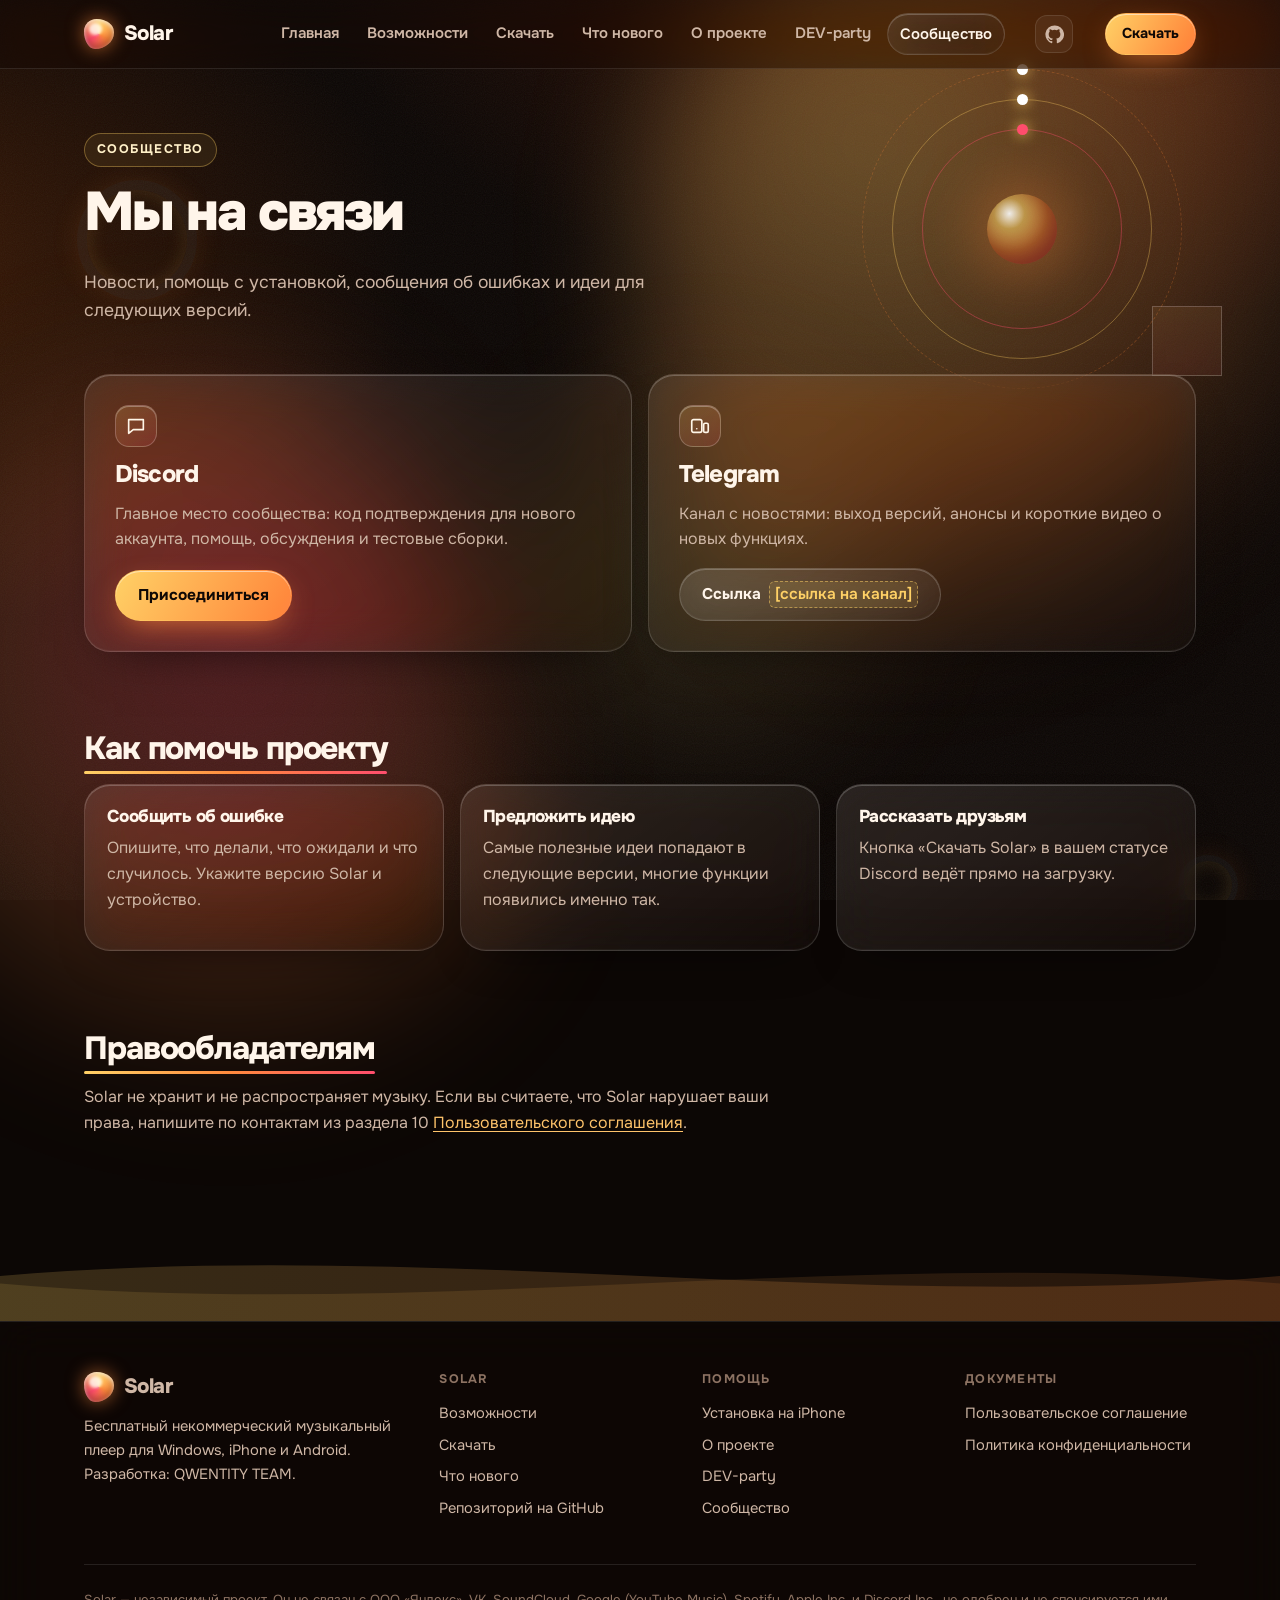
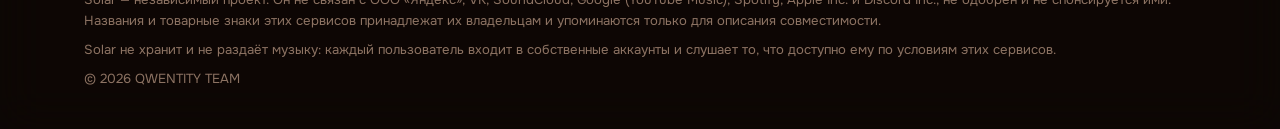
<file: community.html>
<!doctype html>
<html lang="ru">
<head>
<meta charset="utf-8">
<meta name="viewport" content="width=device-width, initial-scale=1">
<title>Сообщество · Solar</title>
<meta name="description" content="Discord и Telegram Solar: новости, помощь и обратная связь.">
<meta name="theme-color" content="#0c0705">
<meta property="og:title" content="Сообщество · Solar">
<meta property="og:description" content="Discord и Telegram Solar: новости, помощь и обратная связь.">
<meta property="og:type" content="website">
<link rel="icon" href="assets/favicon.svg" type="image/svg+xml">
<link rel="preconnect" href="https://fonts.googleapis.com">
<link rel="preconnect" href="https://fonts.gstatic.com" crossorigin>
<link href="https://fonts.googleapis.com/css2?family=Onest:wght@400;500;600;700;800;900&display=swap" rel="stylesheet">
<link rel="stylesheet" href="assets/style.css">
</head>
<body>
<div class="aurora-3" aria-hidden="true"></div><div class="grain" aria-hidden="true"></div>
<a class="skip" href="#main">К содержимому</a>
<header class="site-head">
  <div class="wrap head-row">
    <a class="brand" href="index.html"><span class="logo" aria-hidden="true"></span>Solar</a>
    <button class="menu-btn" type="button" aria-label="Меню" aria-expanded="false" aria-controls="site-nav"><span></span><span></span><span></span></button>
    <nav class="nav" id="site-nav" aria-label="Разделы сайта">
<a href="index.html">Главная</a>
<a href="features.html">Возможности</a>
<a href="download.html">Скачать</a>
<a href="changelog.html">Что нового</a>
<a href="about.html">О проекте</a>
<a href="devparty.html">DEV-party</a>
<a href="community.html" aria-current="page">Сообщество</a>
    </nav>
    <a class="head-gh" href="https://github.com/Eythi/Solar-" rel="noopener" aria-label="Репозиторий на GitHub" title="Репозиторий на GitHub"><svg viewBox="0 0 24 24" fill="currentColor" aria-hidden="true"><path d="M12 .5a11.5 11.5 0 0 0-3.64 22.4c.58.1.79-.25.79-.56v-2c-3.2.7-3.88-1.37-3.88-1.37-.52-1.33-1.28-1.690-1.28-1.69-1.05-.71.08-.7.08-.7 1.16.08 1.770 1.19 1.77 1.19 1.03 1.77 2.7 1.26 3.36.96.1-.75.4-1.26.73-1.55-2.55-.29-5.24-1.28-5.24-5.69 0-1.26.45-2.29 1.19-3.1-.12-.29-.52-1.46.11-3.05 0 0 .97-.31 3.170 1.18a11 11 0 0 1 5.77 0c2.2-1.49 3.17-1.18 3.17-1.18.63 1.59.23 2.76.11 3.05.74.81 1.19 1.84 1.19 3.1 0 4.42-2.7 5.4-5.26 5.68.41.36.78 1.06.78 2.14v3.17c0 .31.21.67.8.56A11.5 11.5 0 0 0 12 .5z"/></svg></a>
    <a class="btn btn-sun btn-sm head-cta" href="download.html">Скачать</a>
  </div>
</header>
<main id="main">

<div class="wrap">
  <section class="page-hero">
    <span class="eyebrow">Сообщество</span>
    <h1>Мы на связи</h1>
    <p>Новости, помощь с установкой, сообщения об ошибках и идеи для следующих версий.</p>
  </section>
  <section class="section" style="padding-top:0">
    <div class="grid g2">
      <div class="card big-card discord">
        <span class="ico" aria-hidden="true"><svg viewBox="0 0 24 24" fill="none" stroke="currentColor" stroke-width="1.8" stroke-linecap="round" stroke-linejoin="round"><path d="M4 5h16v11H9l-5 4z"/></svg></span>
        <h3>Discord</h3>
        <p>Главное место сообщества: код подтверждения для нового аккаунта, помощь, обсуждения и тестовые сборки.</p>
        <div class="btn-row"><a class="btn btn-sun" href="https://discord.gg/c7Ptfdhr2p" rel="noopener">Присоединиться</a></div>
      </div>
      <div class="card big-card telegram" id="telegram">
        <span class="ico" aria-hidden="true"><svg viewBox="0 0 24 24" fill="none" stroke="currentColor" stroke-width="1.8" stroke-linecap="round" stroke-linejoin="round"><rect x="3" y="5" width="11" height="14" rx="2"/><rect x="16" y="9" width="5" height="10" rx="1.5"/><path d="M8.5 15h0"/></svg></span>
        <h3>Telegram</h3>
        <p>Канал с новостями: выход версий, анонсы и короткие видео о новых функциях.</p>
        <div class="btn-row"><span class="btn btn-ghost" aria-disabled="true">Ссылка <span class="ph">[ссылка на канал]</span></span></div>
      </div>
    </div>
  </section>
  <section class="section">
    <h2>Как помочь проекту</h2>
    <div class="grid g3">
      <div class="card"><h3>Сообщить об ошибке</h3><p>Опишите, что делали, что ожидали и что случилось. Укажите версию Solar и устройство.</p></div>
      <div class="card"><h3>Предложить идею</h3><p>Самые полезные идеи попадают в следующие версии, многие функции появились именно так.</p></div>
      <div class="card"><h3>Рассказать друзьям</h3><p>Кнопка «Скачать Solar» в вашем статусе Discord ведёт прямо на загрузку.</p></div>
    </div>
  </section>
  <section class="section">
    <h2>Правообладателям</h2>
    <p class="muted" style="max-width:720px">Solar не хранит и не распространяет музыку. Если вы считаете, что Solar нарушает ваши права, напишите по контактам из раздела 10 <a href="terms.html">Пользовательского соглашения</a>.</p>
  </section>
</div>
</main>
<div class="foot-wave" aria-hidden="true"><svg viewBox="0 0 1440 120" preserveAspectRatio="none"><defs><linearGradient id="fw" x1="0" x2="1"><stop offset="0" stop-color="#ffd166"/><stop offset=".5" stop-color="#ff8a3d"/><stop offset="1" stop-color="#ff4d6d"/></linearGradient></defs><path class="w1" d="M0 60 C 240 10 480 110 720 60 S 1200 10 1440 60 V120 H0Z"/><path class="w2" d="M0 70 C 240 120 480 20 720 70 S 1200 120 1440 70 V120 H0Z"/></svg></div>
<footer class="site-foot">
  <div class="wrap">
    <div class="foot-grid">
      <div>
        <a class="brand" href="index.html"><span class="logo" aria-hidden="true"></span>Solar</a>
        <p class="muted" style="margin-top:12px;max-width:340px">Бесплатный некоммерческий музыкальный плеер для Windows, iPhone и Android. Разработка: QWENTITY TEAM.</p>
      </div>
      <div>
        <h4>Solar</h4>
        <ul>
          <li><a href="features.html">Возможности</a></li>
          <li><a href="download.html">Скачать</a></li>
          <li><a href="changelog.html">Что нового</a></li>
          <li><a href="https://github.com/Eythi/Solar-" rel="noopener">Репозиторий на GitHub</a></li>
        </ul>
      </div>
      <div>
        <h4>Помощь</h4>
        <ul>
          <li><a href="install-ios.html">Установка на iPhone</a></li>
          <li><a href="about.html">О проекте</a></li>
          <li><a href="devparty.html">DEV-party</a></li>
          <li><a href="community.html">Сообщество</a></li>
        </ul>
      </div>
      <div>
        <h4>Документы</h4>
        <ul>
          <li><a href="terms.html">Пользовательское соглашение</a></li>
          <li><a href="privacy.html">Политика конфиденциальности</a></li>
        </ul>
      </div>
    </div>
    <div class="disclaimer">
      <p>Solar — независимый проект. Он не связан с ООО «Яндекс», VK, SoundCloud, Google (YouTube Music), Spotify, Apple Inc. и Discord Inc., не одобрен и не спонсируется ими. Названия и товарные знаки этих сервисов принадлежат их владельцам и упоминаются только для описания совместимости.</p>
      <p>Solar не хранит и не раздаёт музыку: каждый пользователь входит в собственные аккаунты и слушает то, что доступно ему по условиям этих сервисов.</p>
      <p>© 2026 QWENTITY TEAM</p>
    </div>
  </div>
</footer>
<script src="assets/site.js"></script>
<script src="assets/anim.js"></script>
<script src="assets/anim2.js"></script>

</body>
</html>
</file>
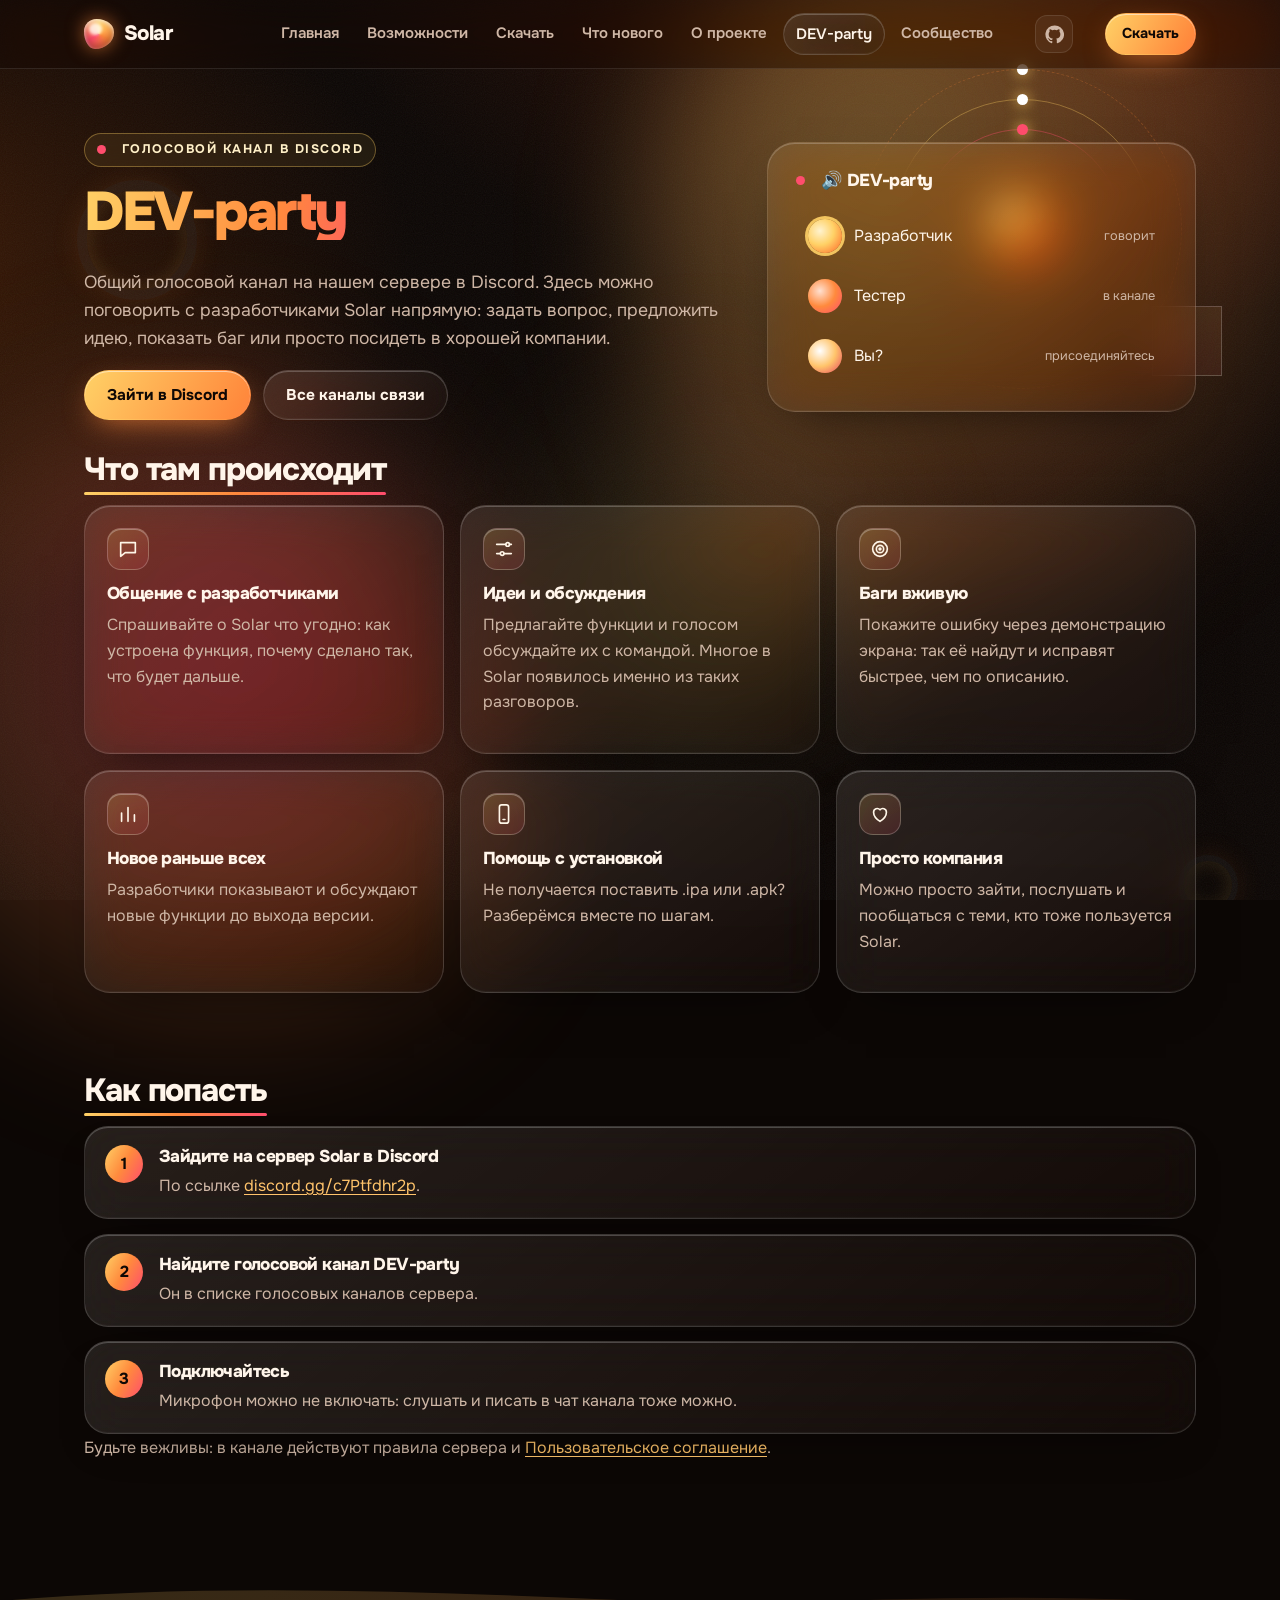
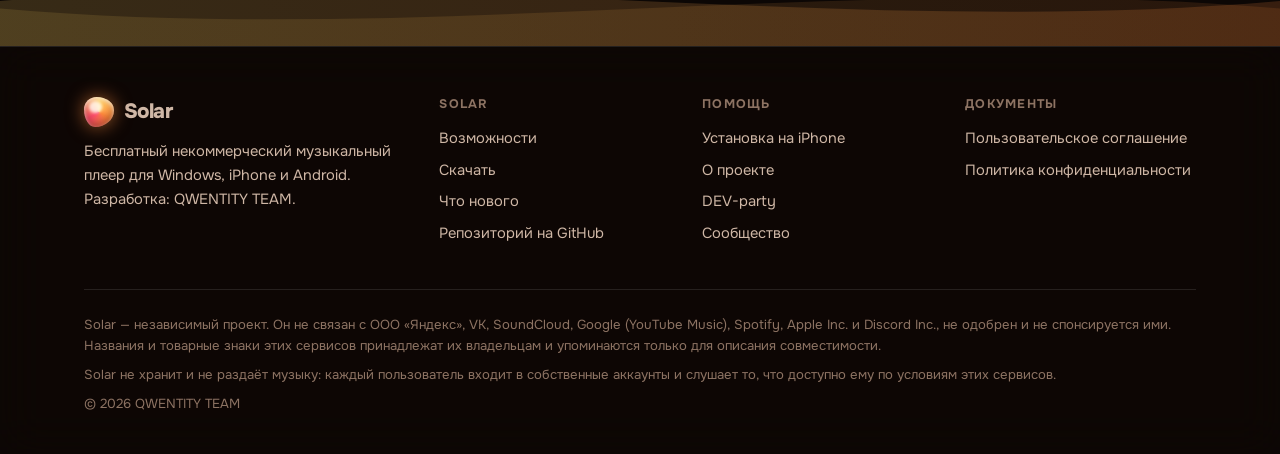
<file: devparty.html>
<!doctype html>
<html lang="ru">
<head>
<meta charset="utf-8">
<meta name="viewport" content="width=device-width, initial-scale=1">
<title>DEV-party · Solar</title>
<meta name="description" content="DEV-party: общий голосовой канал Solar в Discord для общения с разработчиками.">
<meta name="theme-color" content="#0c0705">
<meta property="og:title" content="DEV-party · Solar">
<meta property="og:description" content="DEV-party: общий голосовой канал Solar в Discord для общения с разработчиками.">
<meta property="og:type" content="website">
<link rel="icon" href="assets/favicon.svg" type="image/svg+xml">
<link rel="preconnect" href="https://fonts.googleapis.com">
<link rel="preconnect" href="https://fonts.gstatic.com" crossorigin>
<link href="https://fonts.googleapis.com/css2?family=Onest:wght@400;500;600;700;800;900&display=swap" rel="stylesheet">
<link rel="stylesheet" href="assets/style.css">
</head>
<body>
<div class="aurora-3" aria-hidden="true"></div><div class="grain" aria-hidden="true"></div>
<a class="skip" href="#main">К содержимому</a>
<header class="site-head">
  <div class="wrap head-row">
    <a class="brand" href="index.html"><span class="logo" aria-hidden="true"></span>Solar</a>
    <button class="menu-btn" type="button" aria-label="Меню" aria-expanded="false" aria-controls="site-nav"><span></span><span></span><span></span></button>
    <nav class="nav" id="site-nav" aria-label="Разделы сайта">
<a href="index.html">Главная</a>
<a href="features.html">Возможности</a>
<a href="download.html">Скачать</a>
<a href="changelog.html">Что нового</a>
<a href="about.html">О проекте</a>
<a href="devparty.html" aria-current="page">DEV-party</a>
<a href="community.html">Сообщество</a>
    </nav>
    <a class="head-gh" href="https://github.com/Eythi/Solar-" rel="noopener" aria-label="Репозиторий на GitHub" title="Репозиторий на GitHub"><svg viewBox="0 0 24 24" fill="currentColor" aria-hidden="true"><path d="M12 .5a11.5 11.5 0 0 0-3.64 22.4c.58.1.79-.25.79-.56v-2c-3.2.7-3.88-1.37-3.88-1.37-.52-1.33-1.28-1.690-1.28-1.69-1.05-.71.08-.7.08-.7 1.16.08 1.770 1.19 1.77 1.19 1.03 1.77 2.7 1.26 3.36.96.1-.75.4-1.26.73-1.55-2.55-.29-5.24-1.28-5.24-5.69 0-1.26.45-2.29 1.19-3.1-.12-.29-.52-1.46.11-3.05 0 0 .97-.31 3.170 1.18a11 11 0 0 1 5.77 0c2.2-1.49 3.17-1.18 3.17-1.18.63 1.59.23 2.76.11 3.05.74.81 1.19 1.84 1.19 3.1 0 4.42-2.7 5.4-5.26 5.68.41.36.78 1.06.78 2.14v3.17c0 .31.21.67.8.56A11.5 11.5 0 0 0 12 .5z"/></svg></a>
    <a class="btn btn-sun btn-sm head-cta" href="download.html">Скачать</a>
  </div>
</header>
<main id="main">

<div class="wrap">
  <section class="page-hero dp-hero">
    <div>
      <span class="eyebrow"><span class="live-dot" aria-hidden="true"></span>Голосовой канал в Discord</span>
      <h1><span class="sun-text">DEV-party</span></h1>
      <p class="about-lead">Общий голосовой канал на нашем сервере в Discord. Здесь можно поговорить с разработчиками Solar напрямую: задать вопрос, предложить идею, показать баг или просто посидеть в хорошей компании.</p>
      <div class="btn-row"><a class="btn btn-sun" href="https://discord.gg/c7Ptfdhr2p" rel="noopener">Зайти в Discord</a><a class="btn btn-ghost" href="community.html">Все каналы связи</a></div>
    </div>
    <div class="card dp-voice" aria-hidden="true">
      <h3><span class="live-dot"></span>🔊 DEV-party</h3>
      <div class="dp-row talk"><span class="dp-av"></span>Разработчик<small>говорит</small></div>
      <div class="dp-row"><span class="dp-av b"></span>Тестер<small>в канале</small></div>
      <div class="dp-row"><span class="dp-av c"></span>Вы?<small>присоединяйтесь</small></div>
    </div>
  </section>

  <section class="section" style="padding-top:0">
    <h2>Что там происходит</h2>
    <div class="grid g3">
      <div class="card"><span class="ico" aria-hidden="true"><svg viewBox="0 0 24 24" fill="none" stroke="currentColor" stroke-width="1.8" stroke-linecap="round" stroke-linejoin="round"><path d="M4 5h16v11H9l-5 4z"/></svg></span><h3>Общение с разработчиками</h3><p>Спрашивайте о Solar что угодно: как устроена функция, почему сделано так, что будет дальше.</p></div>
      <div class="card"><span class="ico" aria-hidden="true"><svg viewBox="0 0 24 24" fill="none" stroke="currentColor" stroke-width="1.8" stroke-linecap="round" stroke-linejoin="round"><path d="M4 7h10M18 7h2M4 17h4M12 17h8"/><circle cx="16" cy="7" r="2"/><circle cx="10" cy="17" r="2"/></svg></span><h3>Идеи и обсуждения</h3><p>Предлагайте функции и голосом обсуждайте их с командой. Многое в Solar появилось именно из таких разговоров.</p></div>
      <div class="card"><span class="ico" aria-hidden="true"><svg viewBox="0 0 24 24" fill="none" stroke="currentColor" stroke-width="1.8" stroke-linecap="round" stroke-linejoin="round"><circle cx="12" cy="12" r="8"/><circle cx="12" cy="12" r="4"/><circle cx="12" cy="12" r="1"/></svg></span><h3>Баги вживую</h3><p>Покажите ошибку через демонстрацию экрана: так её найдут и исправят быстрее, чем по описанию.</p></div>
      <div class="card"><span class="ico" aria-hidden="true"><svg viewBox="0 0 24 24" fill="none" stroke="currentColor" stroke-width="1.8" stroke-linecap="round" stroke-linejoin="round"><path d="M5 20V11M12 20V5M19 20v-7"/></svg></span><h3>Новое раньше всех</h3><p>Разработчики показывают и обсуждают новые функции до выхода версии.</p></div>
      <div class="card"><span class="ico" aria-hidden="true"><svg viewBox="0 0 24 24" fill="none" stroke="currentColor" stroke-width="1.8" stroke-linecap="round" stroke-linejoin="round"><rect x="7" y="2" width="10" height="20" rx="2.5"/><path d="M11 18h2"/></svg></span><h3>Помощь с установкой</h3><p>Не получается поставить .ipa или .apk? Разберёмся вместе по шагам.</p></div>
      <div class="card"><span class="ico" aria-hidden="true"><svg viewBox="0 0 24 24" fill="none" stroke="currentColor" stroke-width="1.8" stroke-linecap="round" stroke-linejoin="round"><path d="M12 20s-7-4.4-7-10a4 4 0 0 1 7-2.6A4 4 0 0 1 19 10c0 5.6-7 10-7 10z"/></svg></span><h3>Просто компания</h3><p>Можно просто зайти, послушать и пообщаться с теми, кто тоже пользуется Solar.</p></div>
    </div>
  </section>

  <section class="section">
    <h2>Как попасть</h2>
    <ol class="steps">
      <li><h3>Зайдите на сервер Solar в Discord</h3><p>По ссылке <a href="https://discord.gg/c7Ptfdhr2p" rel="noopener">discord.gg/c7Ptfdhr2p</a>.</p></li>
      <li><h3>Найдите голосовой канал DEV-party</h3><p>Он в списке голосовых каналов сервера.</p></li>
      <li><h3>Подключайтесь</h3><p>Микрофон можно не включать: слушать и писать в чат канала тоже можно.</p></li>
    </ol>
    <p class="muted">Будьте вежливы: в канале действуют правила сервера и <a href="terms.html">Пользовательское соглашение</a>.</p>
  </section>
</div>
</main>
<div class="foot-wave" aria-hidden="true"><svg viewBox="0 0 1440 120" preserveAspectRatio="none"><defs><linearGradient id="fw" x1="0" x2="1"><stop offset="0" stop-color="#ffd166"/><stop offset=".5" stop-color="#ff8a3d"/><stop offset="1" stop-color="#ff4d6d"/></linearGradient></defs><path class="w1" d="M0 60 C 240 10 480 110 720 60 S 1200 10 1440 60 V120 H0Z"/><path class="w2" d="M0 70 C 240 120 480 20 720 70 S 1200 120 1440 70 V120 H0Z"/></svg></div>
<footer class="site-foot">
  <div class="wrap">
    <div class="foot-grid">
      <div>
        <a class="brand" href="index.html"><span class="logo" aria-hidden="true"></span>Solar</a>
        <p class="muted" style="margin-top:12px;max-width:340px">Бесплатный некоммерческий музыкальный плеер для Windows, iPhone и Android. Разработка: QWENTITY TEAM.</p>
      </div>
      <div>
        <h4>Solar</h4>
        <ul>
          <li><a href="features.html">Возможности</a></li>
          <li><a href="download.html">Скачать</a></li>
          <li><a href="changelog.html">Что нового</a></li>
          <li><a href="https://github.com/Eythi/Solar-" rel="noopener">Репозиторий на GitHub</a></li>
        </ul>
      </div>
      <div>
        <h4>Помощь</h4>
        <ul>
          <li><a href="install-ios.html">Установка на iPhone</a></li>
          <li><a href="about.html">О проекте</a></li>
          <li><a href="devparty.html">DEV-party</a></li>
          <li><a href="community.html">Сообщество</a></li>
        </ul>
      </div>
      <div>
        <h4>Документы</h4>
        <ul>
          <li><a href="terms.html">Пользовательское соглашение</a></li>
          <li><a href="privacy.html">Политика конфиденциальности</a></li>
        </ul>
      </div>
    </div>
    <div class="disclaimer">
      <p>Solar — независимый проект. Он не связан с ООО «Яндекс», VK, SoundCloud, Google (YouTube Music), Spotify, Apple Inc. и Discord Inc., не одобрен и не спонсируется ими. Названия и товарные знаки этих сервисов принадлежат их владельцам и упоминаются только для описания совместимости.</p>
      <p>Solar не хранит и не раздаёт музыку: каждый пользователь входит в собственные аккаунты и слушает то, что доступно ему по условиям этих сервисов.</p>
      <p>© 2026 QWENTITY TEAM</p>
    </div>
  </div>
</footer>
<script src="assets/site.js"></script>
<script src="assets/anim.js"></script>
<script src="assets/anim2.js"></script>

</body>
</html>
</file>
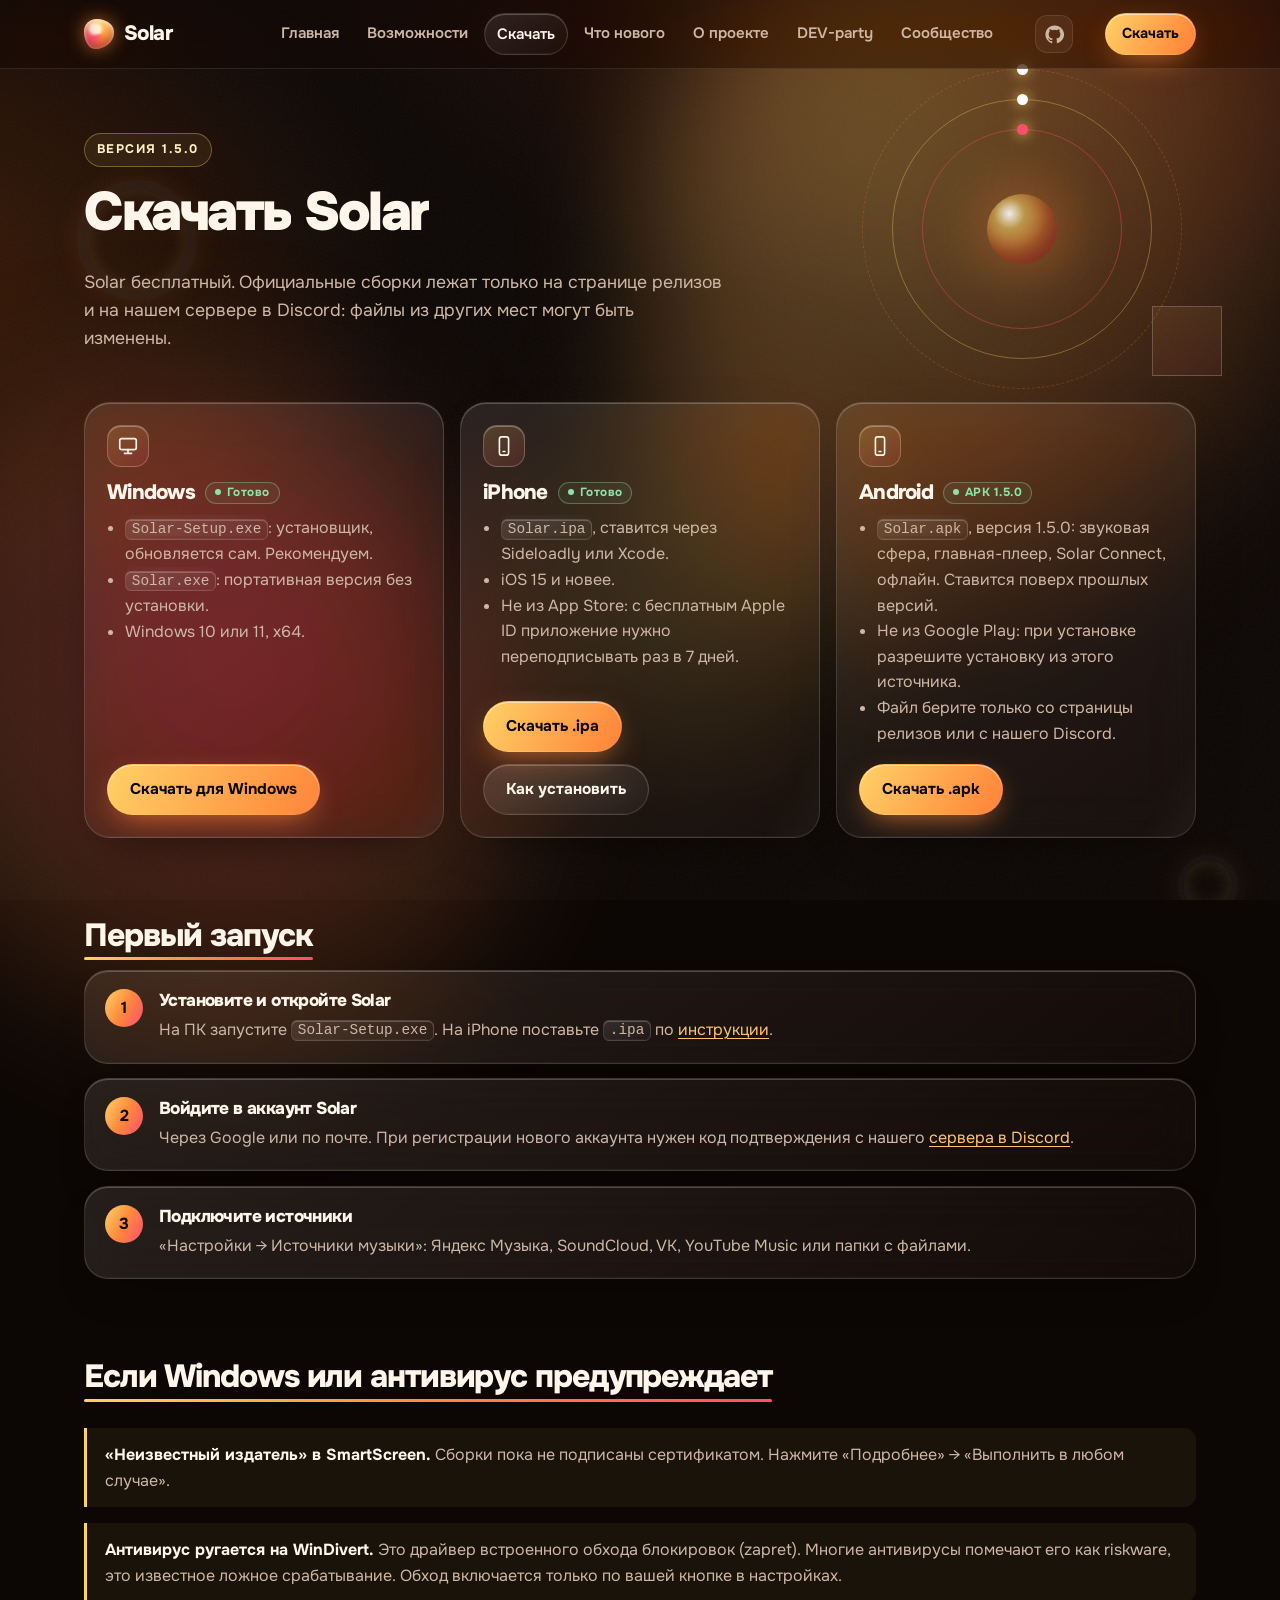
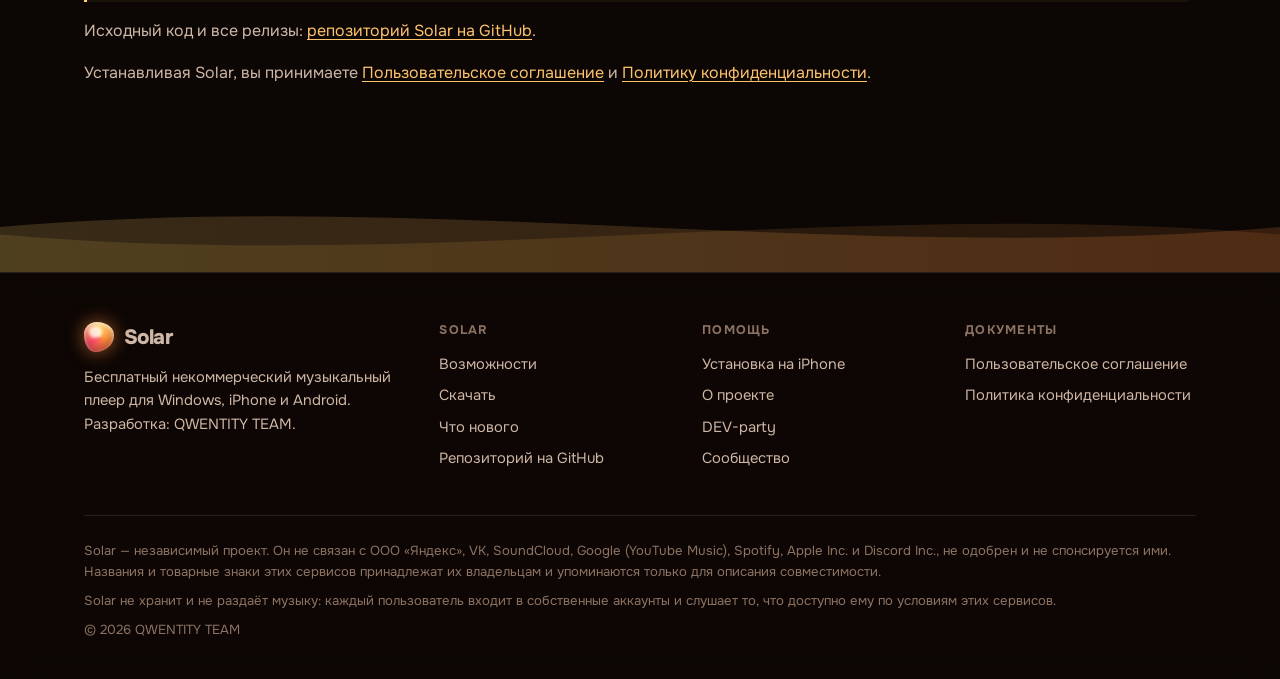
<file: download.html>
<!doctype html>
<html lang="ru">
<head>
<meta charset="utf-8">
<meta name="viewport" content="width=device-width, initial-scale=1">
<title>Скачать · Solar</title>
<meta name="description" content="Скачать Solar для Windows, iPhone и Android.">
<meta name="theme-color" content="#0c0705">
<meta property="og:title" content="Скачать · Solar">
<meta property="og:description" content="Скачать Solar для Windows, iPhone и Android.">
<meta property="og:type" content="website">
<link rel="icon" href="assets/favicon.svg" type="image/svg+xml">
<link rel="preconnect" href="https://fonts.googleapis.com">
<link rel="preconnect" href="https://fonts.gstatic.com" crossorigin>
<link href="https://fonts.googleapis.com/css2?family=Onest:wght@400;500;600;700;800;900&display=swap" rel="stylesheet">
<link rel="stylesheet" href="assets/style.css">
</head>
<body>
<div class="aurora-3" aria-hidden="true"></div><div class="grain" aria-hidden="true"></div>
<a class="skip" href="#main">К содержимому</a>
<header class="site-head">
  <div class="wrap head-row">
    <a class="brand" href="index.html"><span class="logo" aria-hidden="true"></span>Solar</a>
    <button class="menu-btn" type="button" aria-label="Меню" aria-expanded="false" aria-controls="site-nav"><span></span><span></span><span></span></button>
    <nav class="nav" id="site-nav" aria-label="Разделы сайта">
<a href="index.html">Главная</a>
<a href="features.html">Возможности</a>
<a href="download.html" aria-current="page">Скачать</a>
<a href="changelog.html">Что нового</a>
<a href="about.html">О проекте</a>
<a href="devparty.html">DEV-party</a>
<a href="community.html">Сообщество</a>
    </nav>
    <a class="head-gh" href="https://github.com/Eythi/Solar-" rel="noopener" aria-label="Репозиторий на GitHub" title="Репозиторий на GitHub"><svg viewBox="0 0 24 24" fill="currentColor" aria-hidden="true"><path d="M12 .5a11.5 11.5 0 0 0-3.64 22.4c.58.1.79-.25.79-.56v-2c-3.2.7-3.88-1.37-3.88-1.37-.52-1.33-1.28-1.690-1.28-1.69-1.05-.71.08-.7.08-.7 1.16.08 1.770 1.19 1.77 1.19 1.03 1.77 2.7 1.26 3.36.96.1-.75.4-1.26.73-1.55-2.55-.29-5.24-1.28-5.24-5.69 0-1.26.45-2.29 1.19-3.1-.12-.29-.52-1.46.11-3.05 0 0 .97-.31 3.170 1.18a11 11 0 0 1 5.77 0c2.2-1.49 3.17-1.18 3.17-1.18.63 1.59.23 2.76.11 3.05.74.81 1.19 1.84 1.19 3.1 0 4.42-2.7 5.4-5.26 5.68.41.36.78 1.06.78 2.14v3.17c0 .31.21.67.8.56A11.5 11.5 0 0 0 12 .5z"/></svg></a>
    <a class="btn btn-sun btn-sm head-cta" href="download.html">Скачать</a>
  </div>
</header>
<main id="main">

<div class="wrap">
  <section class="page-hero">
    <span class="eyebrow">Версия 1.5.0</span>
    <h1>Скачать Solar</h1>
    <p>Solar бесплатный. Официальные сборки лежат только на странице релизов и на нашем сервере в Discord: файлы из других мест могут быть изменены.</p>
  </section>

  <section class="section" style="padding-top:0">
    <div class="grid g3">
      <div class="card platform">
        <span class="ico" aria-hidden="true"><svg viewBox="0 0 24 24" fill="none" stroke="currentColor" stroke-width="1.8" stroke-linecap="round" stroke-linejoin="round"><rect x="3" y="4" width="18" height="12" rx="2"/><path d="M8 20h8M12 16v4"/></svg></span>
        <h3>Windows <span class="tag ok">Готово</span></h3>
        <ul>
          <li><code>Solar-Setup.exe</code>: установщик, обновляется сам. Рекомендуем.</li>
          <li><code>Solar.exe</code>: портативная версия без установки.</li>
          <li>Windows 10 или 11, x64.</li>
        </ul>
        <div class="btn-row"><a class="btn btn-sun" href="https://github.com/Eythi/Solar-/releases/latest" rel="noopener">Скачать для Windows</a></div>
      </div>
      <div class="card platform">
        <span class="ico" aria-hidden="true"><svg viewBox="0 0 24 24" fill="none" stroke="currentColor" stroke-width="1.8" stroke-linecap="round" stroke-linejoin="round"><rect x="7" y="2" width="10" height="20" rx="2.5"/><path d="M11 18h2"/></svg></span>
        <h3>iPhone <span class="tag ok">Готово</span></h3>
        <ul>
          <li><code>Solar.ipa</code>, ставится через Sideloadly или Xcode.</li>
          <li>iOS 15 и новее.</li>
          <li>Не из App Store: с бесплатным Apple ID приложение нужно переподписывать раз в 7 дней.</li>
        </ul>
        <div class="btn-row"><a class="btn btn-sun" href="https://github.com/Eythi/Solar-/releases/latest" rel="noopener">Скачать .ipa</a><a class="btn btn-ghost" href="install-ios.html">Как установить</a></div>
      </div>
      <div class="card platform">
        <span class="ico" aria-hidden="true"><svg viewBox="0 0 24 24" fill="none" stroke="currentColor" stroke-width="1.8" stroke-linecap="round" stroke-linejoin="round"><rect x="7" y="2" width="10" height="20" rx="2.5"/><path d="M11 18h2"/></svg></span>
        <h3>Android <span class="tag ok">APK 1.5.0</span></h3>
        <ul>
          <li><code>Solar.apk</code>, версия 1.5.0: звуковая сфера, главная-плеер, Solar Connect, офлайн. Ставится поверх прошлых версий.</li>
          <li>Не из Google Play: при установке разрешите установку из этого источника.</li>
          <li>Файл берите только со страницы релизов или с нашего Discord.</li>
        </ul>
        <div class="btn-row"><a class="btn btn-sun" href="https://github.com/Eythi/Solar-/releases/latest" rel="noopener">Скачать .apk</a></div>
      </div>
    </div>
  </section>

  <section class="section">
    <h2>Первый запуск</h2>
    <ol class="steps">
      <li><h3>Установите и откройте Solar</h3><p>На ПК запустите <code>Solar-Setup.exe</code>. На iPhone поставьте <code>.ipa</code> по <a href="install-ios.html">инструкции</a>.</p></li>
      <li><h3>Войдите в аккаунт Solar</h3><p>Через Google или по почте. При регистрации нового аккаунта нужен код подтверждения с нашего <a href="https://discord.gg/c7Ptfdhr2p" rel="noopener">сервера в Discord</a>.</p></li>
      <li><h3>Подключите источники</h3><p>«Настройки → Источники музыки»: Яндекс Музыка, SoundCloud, VK, YouTube Music или папки с файлами.</p></li>
    </ol>
  </section>

  <section class="section">
    <h2>Если Windows или антивирус предупреждает</h2>
    <div class="note"><b>«Неизвестный издатель» в SmartScreen.</b> Сборки пока не подписаны сертификатом. Нажмите «Подробнее» → «Выполнить в любом случае».</div>
    <div class="note"><b>Антивирус ругается на WinDivert.</b> Это драйвер встроенного обхода блокировок (zapret). Многие антивирусы помечают его как riskware, это известное ложное срабатывание. Обход включается только по вашей кнопке в настройках.</div>
    <p class="muted">Исходный код и все релизы: <a href="https://github.com/Eythi/Solar-" rel="noopener">репозиторий Solar на GitHub</a>.</p>
    <p class="muted">Устанавливая Solar, вы принимаете <a href="terms.html">Пользовательское соглашение</a> и <a href="privacy.html">Политику конфиденциальности</a>.</p>
  </section>
</div>
</main>
<div class="foot-wave" aria-hidden="true"><svg viewBox="0 0 1440 120" preserveAspectRatio="none"><defs><linearGradient id="fw" x1="0" x2="1"><stop offset="0" stop-color="#ffd166"/><stop offset=".5" stop-color="#ff8a3d"/><stop offset="1" stop-color="#ff4d6d"/></linearGradient></defs><path class="w1" d="M0 60 C 240 10 480 110 720 60 S 1200 10 1440 60 V120 H0Z"/><path class="w2" d="M0 70 C 240 120 480 20 720 70 S 1200 120 1440 70 V120 H0Z"/></svg></div>
<footer class="site-foot">
  <div class="wrap">
    <div class="foot-grid">
      <div>
        <a class="brand" href="index.html"><span class="logo" aria-hidden="true"></span>Solar</a>
        <p class="muted" style="margin-top:12px;max-width:340px">Бесплатный некоммерческий музыкальный плеер для Windows, iPhone и Android. Разработка: QWENTITY TEAM.</p>
      </div>
      <div>
        <h4>Solar</h4>
        <ul>
          <li><a href="features.html">Возможности</a></li>
          <li><a href="download.html">Скачать</a></li>
          <li><a href="changelog.html">Что нового</a></li>
          <li><a href="https://github.com/Eythi/Solar-" rel="noopener">Репозиторий на GitHub</a></li>
        </ul>
      </div>
      <div>
        <h4>Помощь</h4>
        <ul>
          <li><a href="install-ios.html">Установка на iPhone</a></li>
          <li><a href="about.html">О проекте</a></li>
          <li><a href="devparty.html">DEV-party</a></li>
          <li><a href="community.html">Сообщество</a></li>
        </ul>
      </div>
      <div>
        <h4>Документы</h4>
        <ul>
          <li><a href="terms.html">Пользовательское соглашение</a></li>
          <li><a href="privacy.html">Политика конфиденциальности</a></li>
        </ul>
      </div>
    </div>
    <div class="disclaimer">
      <p>Solar — независимый проект. Он не связан с ООО «Яндекс», VK, SoundCloud, Google (YouTube Music), Spotify, Apple Inc. и Discord Inc., не одобрен и не спонсируется ими. Названия и товарные знаки этих сервисов принадлежат их владельцам и упоминаются только для описания совместимости.</p>
      <p>Solar не хранит и не раздаёт музыку: каждый пользователь входит в собственные аккаунты и слушает то, что доступно ему по условиям этих сервисов.</p>
      <p>© 2026 QWENTITY TEAM</p>
    </div>
  </div>
</footer>
<script src="assets/site.js"></script>
<script src="assets/anim.js"></script>
<script src="assets/anim2.js"></script>

</body>
</html>
</file>
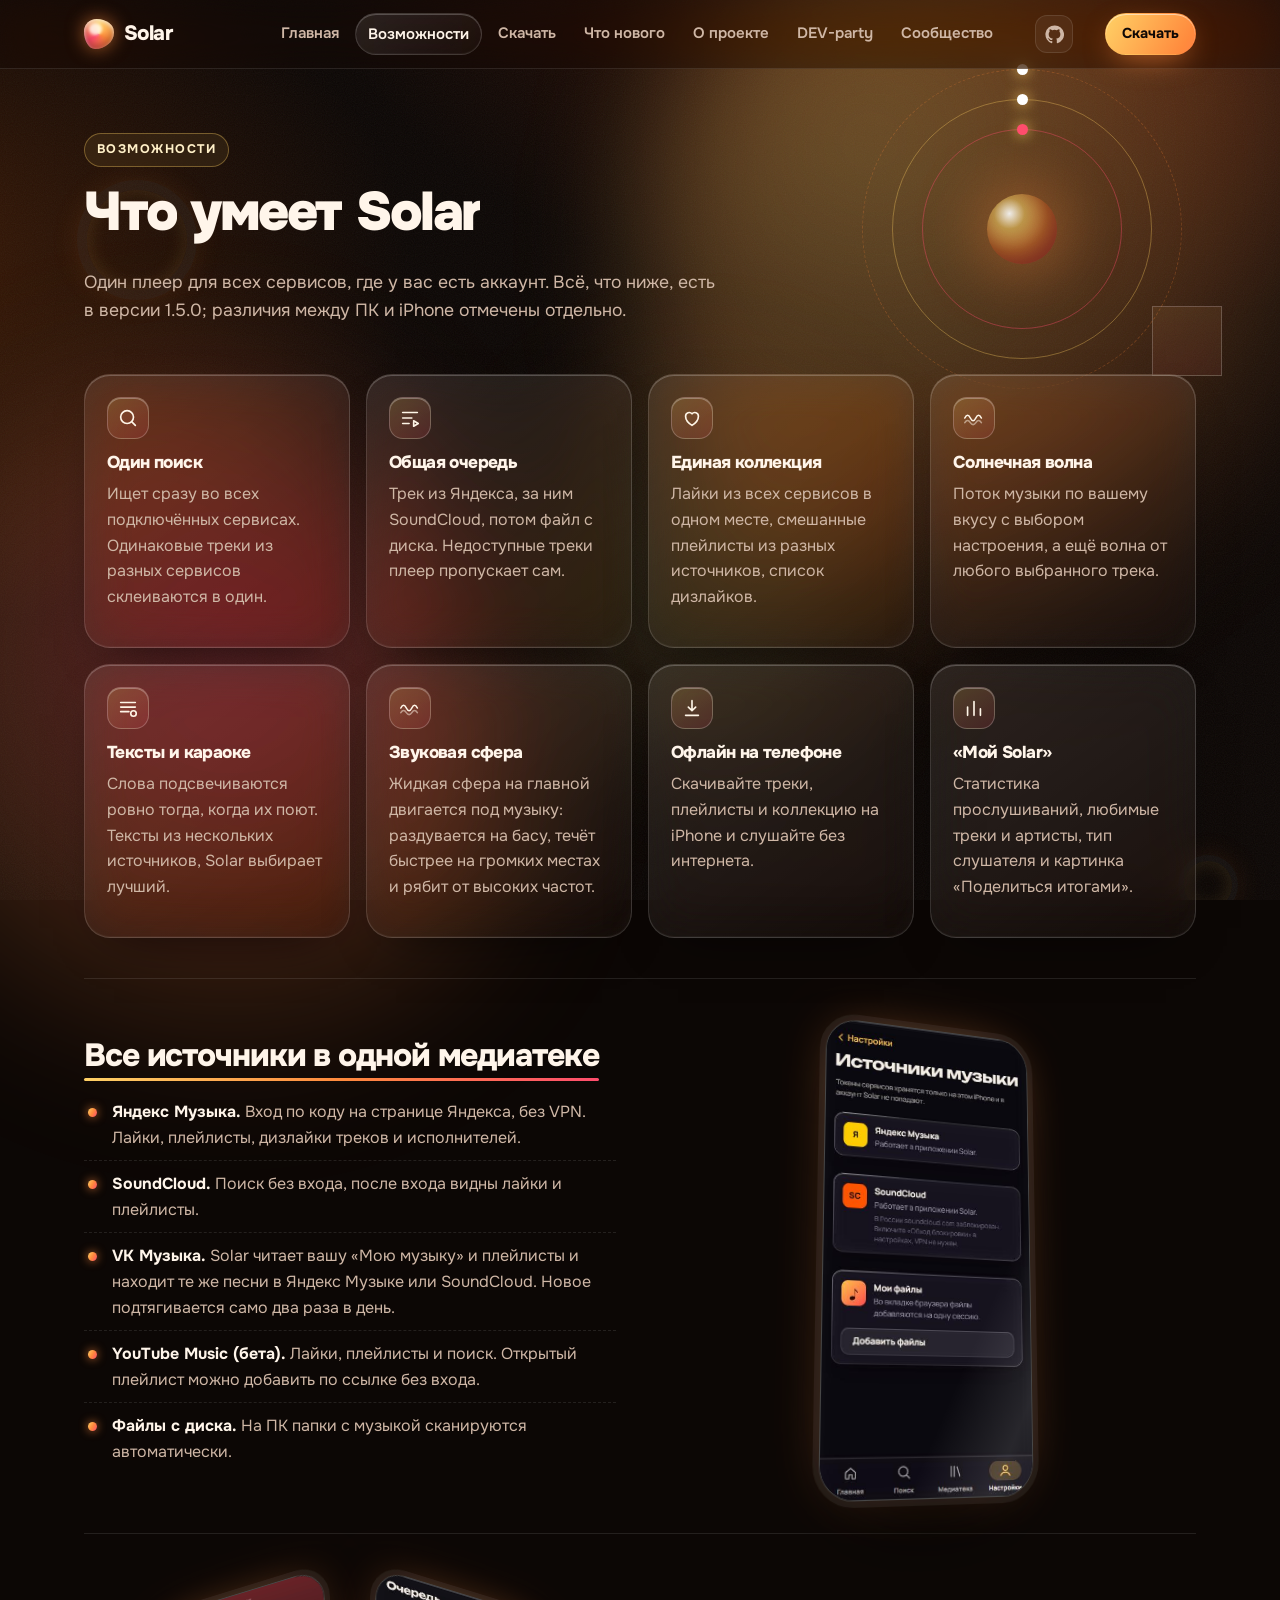
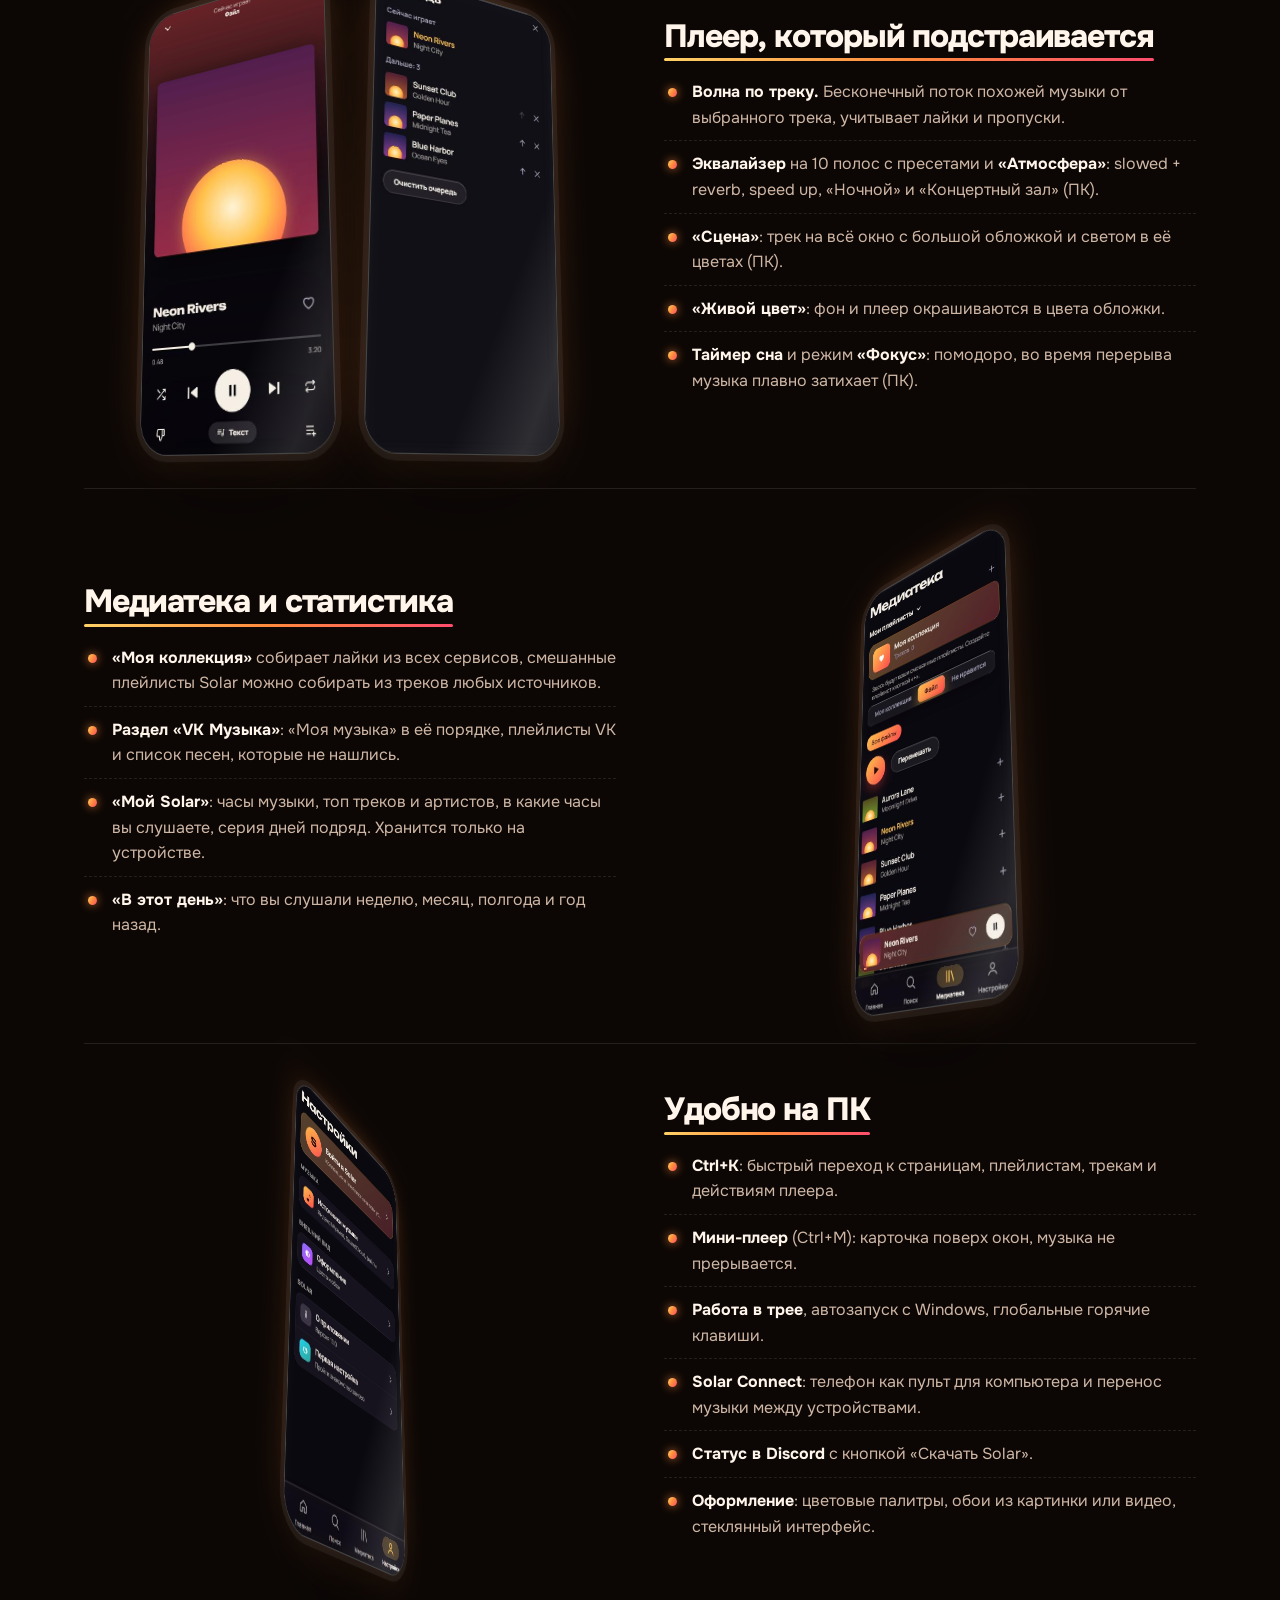
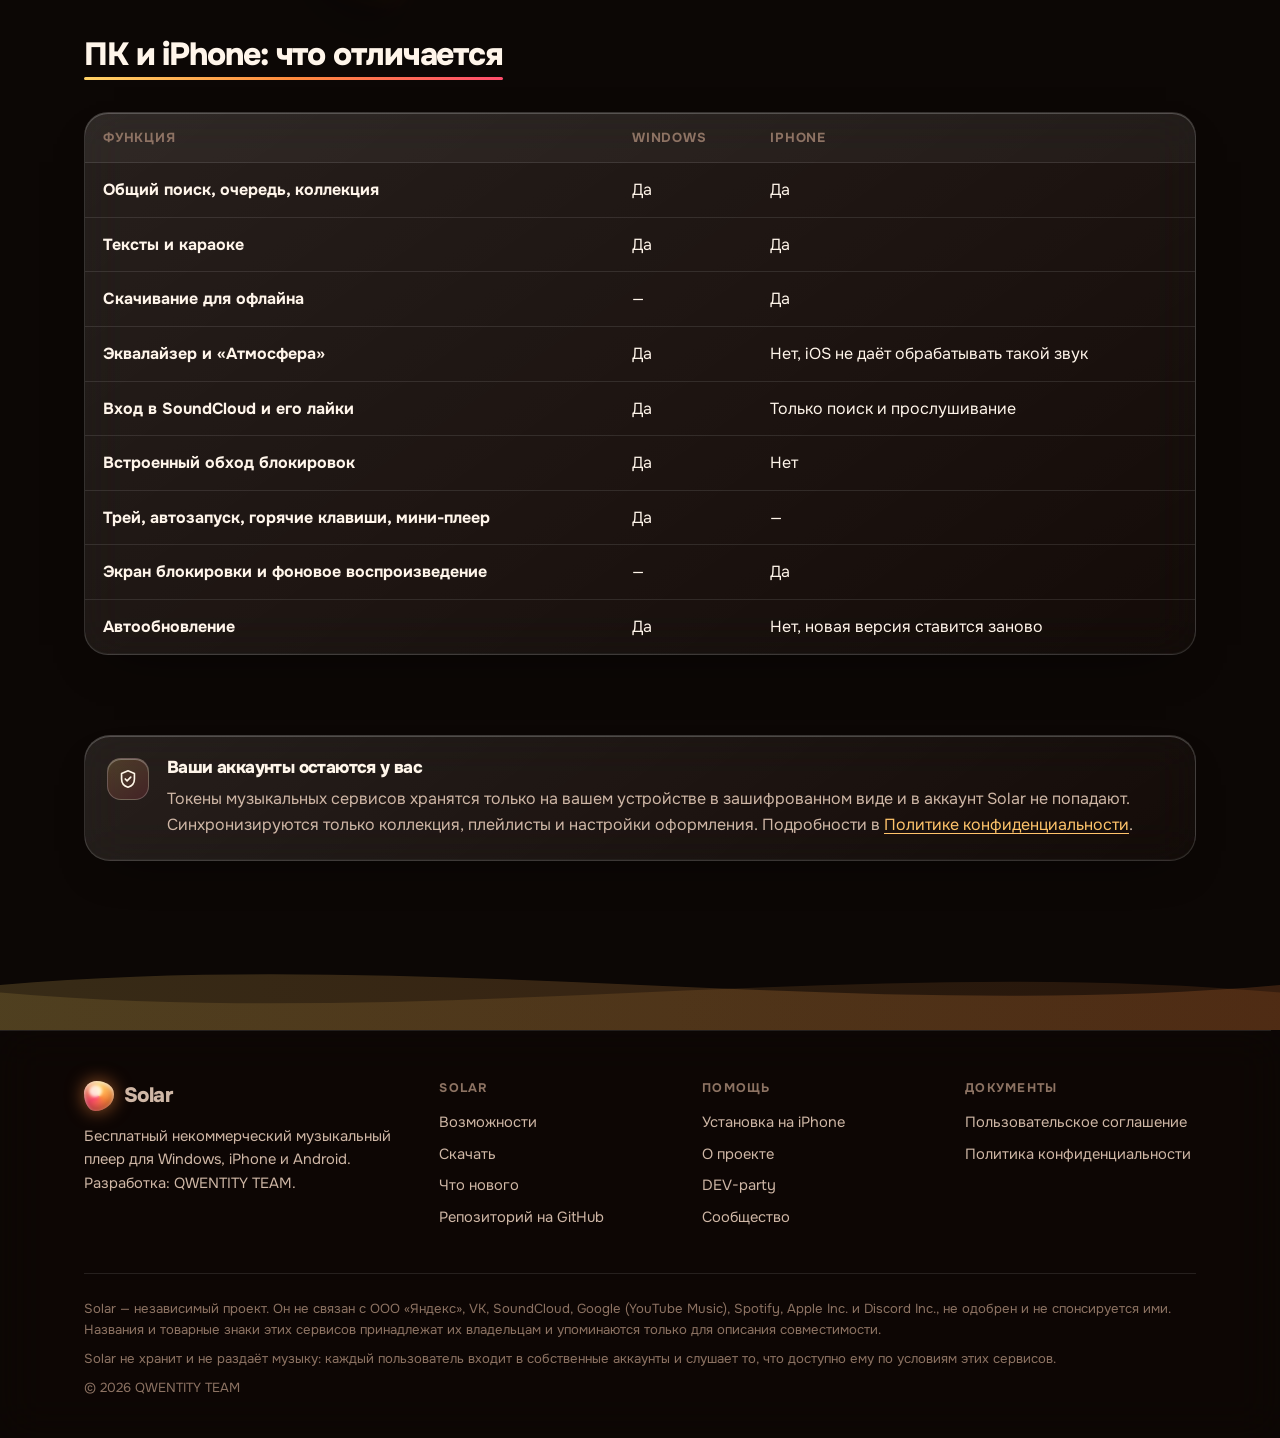
<file: features.html>
<!doctype html>
<html lang="ru">
<head>
<meta charset="utf-8">
<meta name="viewport" content="width=device-width, initial-scale=1">
<title>Возможности · Solar</title>
<meta name="description" content="Общий поиск и очередь, волна, караоке, офлайн, звуковая сфера, «Мой Solar» и другие возможности плеера Solar.">
<meta name="theme-color" content="#0c0705">
<meta property="og:title" content="Возможности · Solar">
<meta property="og:description" content="Общий поиск и очередь, волна, караоке, офлайн, звуковая сфера, «Мой Solar» и другие возможности плеера Solar.">
<meta property="og:type" content="website">
<link rel="icon" href="assets/favicon.svg" type="image/svg+xml">
<link rel="preconnect" href="https://fonts.googleapis.com">
<link rel="preconnect" href="https://fonts.gstatic.com" crossorigin>
<link href="https://fonts.googleapis.com/css2?family=Onest:wght@400;500;600;700;800;900&display=swap" rel="stylesheet">
<link rel="stylesheet" href="assets/style.css">
</head>
<body>
<div class="aurora-3" aria-hidden="true"></div><div class="grain" aria-hidden="true"></div>
<a class="skip" href="#main">К содержимому</a>
<header class="site-head">
  <div class="wrap head-row">
    <a class="brand" href="index.html"><span class="logo" aria-hidden="true"></span>Solar</a>
    <button class="menu-btn" type="button" aria-label="Меню" aria-expanded="false" aria-controls="site-nav"><span></span><span></span><span></span></button>
    <nav class="nav" id="site-nav" aria-label="Разделы сайта">
<a href="index.html">Главная</a>
<a href="features.html" aria-current="page">Возможности</a>
<a href="download.html">Скачать</a>
<a href="changelog.html">Что нового</a>
<a href="about.html">О проекте</a>
<a href="devparty.html">DEV-party</a>
<a href="community.html">Сообщество</a>
    </nav>
    <a class="head-gh" href="https://github.com/Eythi/Solar-" rel="noopener" aria-label="Репозиторий на GitHub" title="Репозиторий на GitHub"><svg viewBox="0 0 24 24" fill="currentColor" aria-hidden="true"><path d="M12 .5a11.5 11.5 0 0 0-3.64 22.4c.58.1.79-.25.79-.56v-2c-3.2.7-3.88-1.37-3.88-1.37-.52-1.33-1.28-1.690-1.28-1.69-1.05-.71.08-.7.08-.7 1.16.08 1.770 1.19 1.77 1.19 1.03 1.77 2.7 1.26 3.36.96.1-.75.4-1.26.73-1.55-2.55-.29-5.24-1.28-5.24-5.69 0-1.26.45-2.29 1.19-3.1-.12-.29-.52-1.46.11-3.05 0 0 .97-.31 3.170 1.18a11 11 0 0 1 5.77 0c2.2-1.49 3.17-1.18 3.17-1.18.63 1.59.23 2.76.11 3.05.74.81 1.19 1.84 1.19 3.1 0 4.42-2.7 5.4-5.26 5.68.41.36.78 1.06.78 2.14v3.17c0 .31.21.67.8.56A11.5 11.5 0 0 0 12 .5z"/></svg></a>
    <a class="btn btn-sun btn-sm head-cta" href="download.html">Скачать</a>
  </div>
</header>
<main id="main">

<div class="wrap">
  <section class="page-hero">
    <span class="eyebrow">Возможности</span>
    <h1>Что умеет Solar</h1>
    <p>Один плеер для всех сервисов, где у вас есть аккаунт. Всё, что ниже, есть в версии 1.5.0; различия между ПК и iPhone отмечены отдельно.</p>
  </section>

  <section class="section" style="padding-top:0">
    <div class="grid g4">
<div class="card"><span class="ico" aria-hidden="true"><svg viewBox="0 0 24 24" fill="none" stroke="currentColor" stroke-width="1.8" stroke-linecap="round" stroke-linejoin="round"><circle cx="11" cy="11" r="7"/><path d="m20 20-3.5-3.5"/></svg></span><h3>Один поиск</h3><p>Ищет сразу во всех подключённых сервисах. Одинаковые треки из разных сервисов склеиваются в один.</p></div>
<div class="card"><span class="ico" aria-hidden="true"><svg viewBox="0 0 24 24" fill="none" stroke="currentColor" stroke-width="1.8" stroke-linecap="round" stroke-linejoin="round"><path d="M4 6h16M4 12h10M4 18h7"/><path d="m16 15 5 3-5 3z"/></svg></span><h3>Общая очередь</h3><p>Трек из Яндекса, за ним SoundCloud, потом файл с диска. Недоступные треки плеер пропускает сам.</p></div>
<div class="card"><span class="ico" aria-hidden="true"><svg viewBox="0 0 24 24" fill="none" stroke="currentColor" stroke-width="1.8" stroke-linecap="round" stroke-linejoin="round"><path d="M12 20s-7-4.4-7-10a4 4 0 0 1 7-2.6A4 4 0 0 1 19 10c0 5.6-7 10-7 10z"/></svg></span><h3>Единая коллекция</h3><p>Лайки из всех сервисов в одном месте, смешанные плейлисты из разных источников, список дизлайков.</p></div>
<div class="card"><span class="ico" aria-hidden="true"><svg viewBox="0 0 24 24" fill="none" stroke="currentColor" stroke-width="1.8" stroke-linecap="round" stroke-linejoin="round"><path d="M2 12c2-4 4-4 6 0s4 4 6 0 4-4 6 0"/><path d="M2 17c2-3 4-3 6 0s4 3 6 0 4-3 6 0" opacity=".5"/></svg></span><h3>Солнечная волна</h3><p>Поток музыки по вашему вкусу с выбором настроения, а ещё волна от любого выбранного трека.</p></div>
<div class="card"><span class="ico" aria-hidden="true"><svg viewBox="0 0 24 24" fill="none" stroke="currentColor" stroke-width="1.8" stroke-linecap="round" stroke-linejoin="round"><path d="M4 6h16M4 11h16M4 16h9"/><circle cx="18" cy="18" r="3"/></svg></span><h3>Тексты и караоке</h3><p>Слова подсвечиваются ровно тогда, когда их поют. Тексты из нескольких источников, Solar выбирает лучший.</p></div>
<div class="card"><span class="ico" aria-hidden="true"><svg viewBox="0 0 24 24" fill="none" stroke="currentColor" stroke-width="1.8" stroke-linecap="round" stroke-linejoin="round"><path d="M2 12c2-4 4-4 6 0s4 4 6 0 4-4 6 0"/><path d="M2 17c2-3 4-3 6 0s4 3 6 0 4-3 6 0" opacity=".5"/></svg></span><h3>Звуковая сфера</h3><p>Жидкая сфера на главной двигается под музыку: раздувается на басу, течёт быстрее на громких местах и рябит от высоких частот.</p></div>
<div class="card"><span class="ico" aria-hidden="true"><svg viewBox="0 0 24 24" fill="none" stroke="currentColor" stroke-width="1.8" stroke-linecap="round" stroke-linejoin="round"><path d="M12 4v11m0 0-4-4m4 4 4-4"/><path d="M5 20h14"/></svg></span><h3>Офлайн на телефоне</h3><p>Скачивайте треки, плейлисты и коллекцию на iPhone и слушайте без интернета.</p></div>
<div class="card"><span class="ico" aria-hidden="true"><svg viewBox="0 0 24 24" fill="none" stroke="currentColor" stroke-width="1.8" stroke-linecap="round" stroke-linejoin="round"><path d="M5 20V11M12 20V5M19 20v-7"/></svg></span><h3>«Мой Solar»</h3><p>Статистика прослушиваний, любимые треки и артисты, тип слушателя и картинка «Поделиться итогами».</p></div>
    </div>
  </section>

  <section class="feature-row" id="sources">
    <div>
      <h2>Все источники в одной медиатеке</h2>
      <ul>
        <li><b>Яндекс Музыка.</b> Вход по коду на странице Яндекса, без VPN. Лайки, плейлисты, дизлайки треков и исполнителей.</li>
        <li><b>SoundCloud.</b> Поиск без входа, после входа видны лайки и плейлисты.</li>
        <li><b>VK Музыка.</b> Solar читает вашу «Мою музыку» и плейлисты и находит те же песни в Яндекс Музыке или SoundCloud. Новое подтягивается само два раза в день.</li>
        <li><b>YouTube Music (бета).</b> Лайки, плейлисты и поиск. Открытый плейлист можно добавить по ссылке без входа.</li>
        <li><b>Файлы с диска.</b> На ПК папки с музыкой сканируются автоматически.</li>
      </ul>
    </div>
    <div class="feature-media"><div class="phone "><img src="assets/img/ios-sources.jpg" alt="Экран «Источники музыки» в Solar на iPhone" width="390" height="844" loading="lazy"></div></div>
  </section>

  <section class="feature-row flip">
    <div>
      <h2>Плеер, который подстраивается</h2>
      <ul>
        <li><b>Волна по треку.</b> Бесконечный поток похожей музыки от выбранного трека, учитывает лайки и пропуски.</li>
        <li><b>Эквалайзер</b> на 10 полос с пресетами и <b>«Атмосфера»</b>: slowed + reverb, speed up, «Ночной» и «Концертный зал» (ПК).</li>
        <li><b>«Сцена»</b>: трек на всё окно с большой обложкой и светом в её цветах (ПК).</li>
        <li><b>«Живой цвет»</b>: фон и плеер окрашиваются в цвета обложки.</li>
        <li><b>Таймер сна</b> и режим <b>«Фокус»</b>: помодоро, во время перерыва музыка плавно затихает (ПК).</li>
      </ul>
    </div>
    <div class="feature-media"><div class="phone "><img src="assets/img/ios-player.jpg" alt="Полноэкранный плеер Solar на iPhone" width="390" height="844" loading="lazy"></div><div class="phone "><img src="assets/img/ios-queue.jpg" alt="Очередь воспроизведения в Solar" width="390" height="844" loading="lazy"></div></div>
  </section>

  <section class="feature-row">
    <div>
      <h2>Медиатека и статистика</h2>
      <ul>
        <li><b>«Моя коллекция»</b> собирает лайки из всех сервисов, смешанные плейлисты Solar можно собирать из треков любых источников.</li>
        <li><b>Раздел «VK Музыка»</b>: «Моя музыка» в её порядке, плейлисты VK и список песен, которые не нашлись.</li>
        <li><b>«Мой Solar»</b>: часы музыки, топ треков и артистов, в какие часы вы слушаете, серия дней подряд. Хранится только на устройстве.</li>
        <li><b>«В этот день»</b>: что вы слушали неделю, месяц, полгода и год назад.</li>
      </ul>
    </div>
    <div class="feature-media"><div class="phone "><img src="assets/img/ios-library.jpg" alt="Медиатека Solar на iPhone" width="390" height="844" loading="lazy"></div></div>
  </section>

  <section class="feature-row flip">
    <div>
      <h2>Удобно на ПК</h2>
      <ul>
        <li><b>Ctrl+K</b>: быстрый переход к страницам, плейлистам, трекам и действиям плеера.</li>
        <li><b>Мини-плеер</b> (Ctrl+M): карточка поверх окон, музыка не прерывается.</li>
        <li><b>Работа в трее</b>, автозапуск с Windows, глобальные горячие клавиши.</li>
        <li><b>Solar Connect</b>: телефон как пульт для компьютера и перенос музыки между устройствами.</li>
        <li><b>Статус в Discord</b> с кнопкой «Скачать Solar».</li>
        <li><b>Оформление</b>: цветовые палитры, обои из картинки или видео, стеклянный интерфейс.</li>
      </ul>
    </div>
    <div class="feature-media"><div class="phone "><img src="assets/img/ios-settings.jpg" alt="Настройки Solar" width="390" height="844" loading="lazy"></div></div>
  </section>

  <section class="section">
    <div class="section-head"><h2>ПК и iPhone: что отличается</h2></div>
    <div class="table-wrap">
      <table>
        <thead><tr><th>Функция</th><th>Windows</th><th>iPhone</th></tr></thead>
        <tbody>
          <tr><td>Общий поиск, очередь, коллекция</td><td>Да</td><td>Да</td></tr>
          <tr><td>Тексты и караоке</td><td>Да</td><td>Да</td></tr>
          <tr><td>Скачивание для офлайна</td><td>—</td><td>Да</td></tr>
          <tr><td>Эквалайзер и «Атмосфера»</td><td>Да</td><td>Нет, iOS не даёт обрабатывать такой звук</td></tr>
          <tr><td>Вход в SoundCloud и его лайки</td><td>Да</td><td>Только поиск и прослушивание</td></tr>
          <tr><td>Встроенный обход блокировок</td><td>Да</td><td>Нет</td></tr>
          <tr><td>Трей, автозапуск, горячие клавиши, мини-плеер</td><td>Да</td><td>—</td></tr>
          <tr><td>Экран блокировки и фоновое воспроизведение</td><td>—</td><td>Да</td></tr>
          <tr><td>Автообновление</td><td>Да</td><td>Нет, новая версия ставится заново</td></tr>
        </tbody>
      </table>
    </div>
  </section>

  <section class="section">
    <div class="card" style="display:grid;grid-template-columns:auto 1fr;gap:18px;align-items:start">
      <span class="ico" aria-hidden="true"><svg viewBox="0 0 24 24" fill="none" stroke="currentColor" stroke-width="1.8" stroke-linecap="round" stroke-linejoin="round"><path d="M12 3 5 6v6c0 4.4 3 7.8 7 9 4-1.2 7-4.6 7-9V6z"/><path d="m9 12 2 2 4-4"/></svg></span>
      <div>
        <h3>Ваши аккаунты остаются у вас</h3>
        <p>Токены музыкальных сервисов хранятся только на вашем устройстве в зашифрованном виде и в аккаунт Solar не попадают. Синхронизируются только коллекция, плейлисты и настройки оформления. Подробности в <a href="privacy.html">Политике конфиденциальности</a>.</p>
      </div>
    </div>
  </section>
</div>
</main>
<div class="foot-wave" aria-hidden="true"><svg viewBox="0 0 1440 120" preserveAspectRatio="none"><defs><linearGradient id="fw" x1="0" x2="1"><stop offset="0" stop-color="#ffd166"/><stop offset=".5" stop-color="#ff8a3d"/><stop offset="1" stop-color="#ff4d6d"/></linearGradient></defs><path class="w1" d="M0 60 C 240 10 480 110 720 60 S 1200 10 1440 60 V120 H0Z"/><path class="w2" d="M0 70 C 240 120 480 20 720 70 S 1200 120 1440 70 V120 H0Z"/></svg></div>
<footer class="site-foot">
  <div class="wrap">
    <div class="foot-grid">
      <div>
        <a class="brand" href="index.html"><span class="logo" aria-hidden="true"></span>Solar</a>
        <p class="muted" style="margin-top:12px;max-width:340px">Бесплатный некоммерческий музыкальный плеер для Windows, iPhone и Android. Разработка: QWENTITY TEAM.</p>
      </div>
      <div>
        <h4>Solar</h4>
        <ul>
          <li><a href="features.html">Возможности</a></li>
          <li><a href="download.html">Скачать</a></li>
          <li><a href="changelog.html">Что нового</a></li>
          <li><a href="https://github.com/Eythi/Solar-" rel="noopener">Репозиторий на GitHub</a></li>
        </ul>
      </div>
      <div>
        <h4>Помощь</h4>
        <ul>
          <li><a href="install-ios.html">Установка на iPhone</a></li>
          <li><a href="about.html">О проекте</a></li>
          <li><a href="devparty.html">DEV-party</a></li>
          <li><a href="community.html">Сообщество</a></li>
        </ul>
      </div>
      <div>
        <h4>Документы</h4>
        <ul>
          <li><a href="terms.html">Пользовательское соглашение</a></li>
          <li><a href="privacy.html">Политика конфиденциальности</a></li>
        </ul>
      </div>
    </div>
    <div class="disclaimer">
      <p>Solar — независимый проект. Он не связан с ООО «Яндекс», VK, SoundCloud, Google (YouTube Music), Spotify, Apple Inc. и Discord Inc., не одобрен и не спонсируется ими. Названия и товарные знаки этих сервисов принадлежат их владельцам и упоминаются только для описания совместимости.</p>
      <p>Solar не хранит и не раздаёт музыку: каждый пользователь входит в собственные аккаунты и слушает то, что доступно ему по условиям этих сервисов.</p>
      <p>© 2026 QWENTITY TEAM</p>
    </div>
  </div>
</footer>
<script src="assets/site.js"></script>
<script src="assets/anim.js"></script>
<script src="assets/anim2.js"></script>

</body>
</html>
</file>
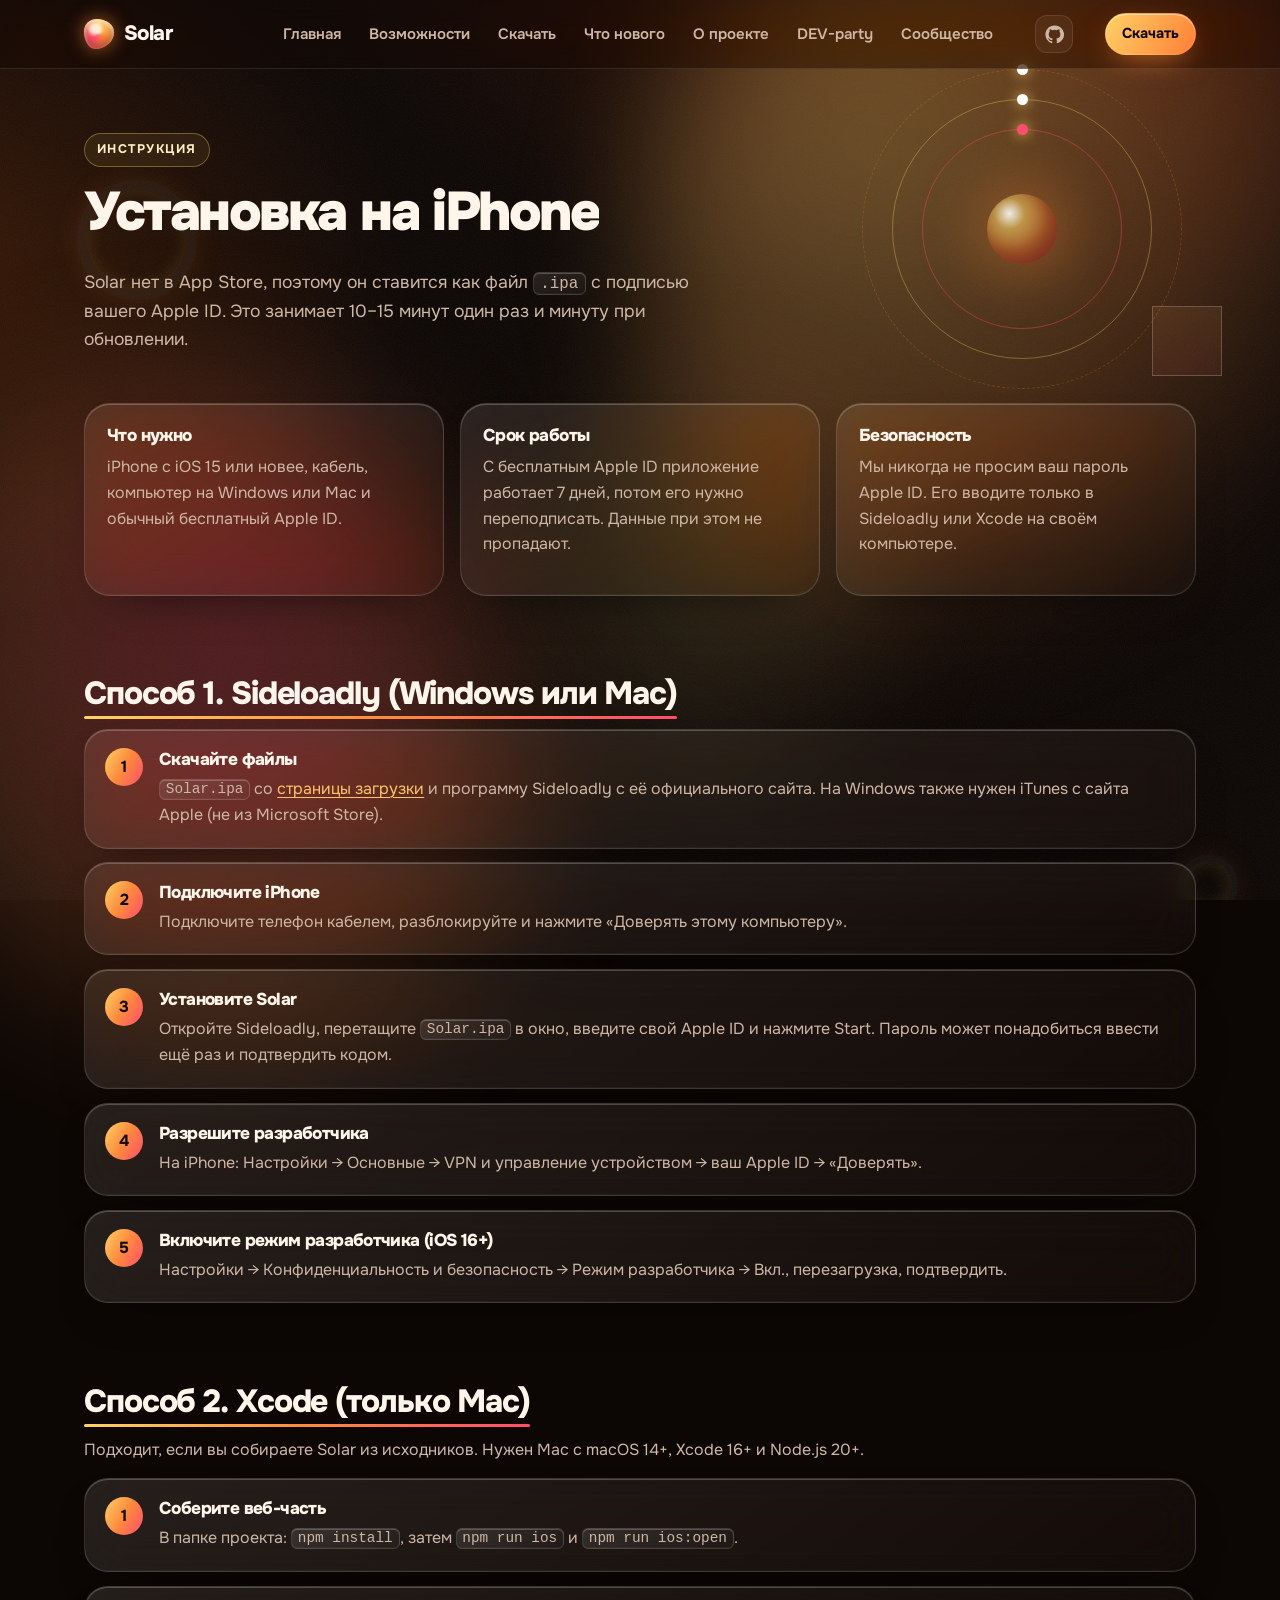
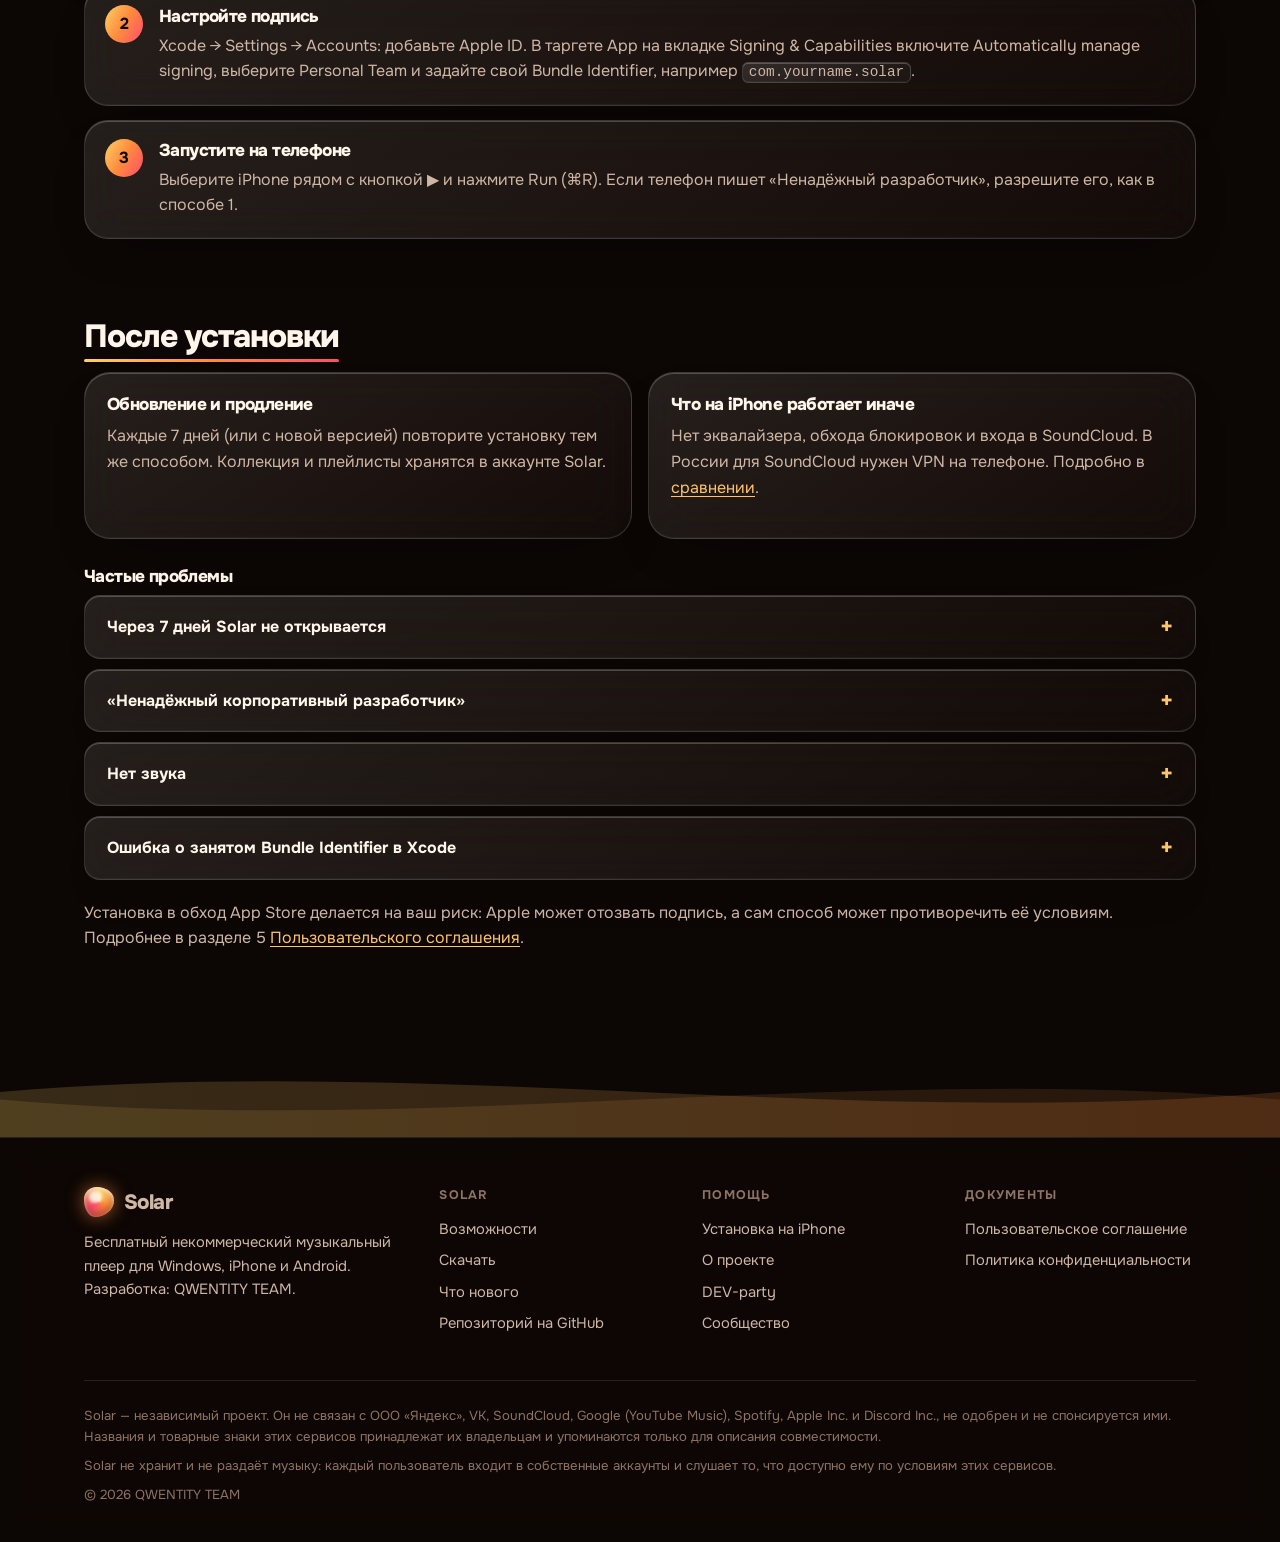
<file: install-ios.html>
<!doctype html>
<html lang="ru">
<head>
<meta charset="utf-8">
<meta name="viewport" content="width=device-width, initial-scale=1">
<title>Установка на iPhone · Solar</title>
<meta name="description" content="Как установить Solar на iPhone без App Store: Sideloadly или Xcode, шаг за шагом.">
<meta name="theme-color" content="#0c0705">
<meta property="og:title" content="Установка на iPhone · Solar">
<meta property="og:description" content="Как установить Solar на iPhone без App Store: Sideloadly или Xcode, шаг за шагом.">
<meta property="og:type" content="website">
<link rel="icon" href="assets/favicon.svg" type="image/svg+xml">
<link rel="preconnect" href="https://fonts.googleapis.com">
<link rel="preconnect" href="https://fonts.gstatic.com" crossorigin>
<link href="https://fonts.googleapis.com/css2?family=Onest:wght@400;500;600;700;800;900&display=swap" rel="stylesheet">
<link rel="stylesheet" href="assets/style.css">
</head>
<body>
<div class="aurora-3" aria-hidden="true"></div><div class="grain" aria-hidden="true"></div>
<a class="skip" href="#main">К содержимому</a>
<header class="site-head">
  <div class="wrap head-row">
    <a class="brand" href="index.html"><span class="logo" aria-hidden="true"></span>Solar</a>
    <button class="menu-btn" type="button" aria-label="Меню" aria-expanded="false" aria-controls="site-nav"><span></span><span></span><span></span></button>
    <nav class="nav" id="site-nav" aria-label="Разделы сайта">
<a href="index.html">Главная</a>
<a href="features.html">Возможности</a>
<a href="download.html">Скачать</a>
<a href="changelog.html">Что нового</a>
<a href="about.html">О проекте</a>
<a href="devparty.html">DEV-party</a>
<a href="community.html">Сообщество</a>
    </nav>
    <a class="head-gh" href="https://github.com/Eythi/Solar-" rel="noopener" aria-label="Репозиторий на GitHub" title="Репозиторий на GitHub"><svg viewBox="0 0 24 24" fill="currentColor" aria-hidden="true"><path d="M12 .5a11.5 11.5 0 0 0-3.64 22.4c.58.1.79-.25.79-.56v-2c-3.2.7-3.88-1.37-3.88-1.37-.52-1.33-1.28-1.690-1.28-1.69-1.05-.71.08-.7.08-.7 1.16.08 1.770 1.19 1.77 1.19 1.03 1.77 2.7 1.26 3.36.96.1-.75.4-1.26.73-1.55-2.55-.29-5.24-1.28-5.24-5.69 0-1.26.45-2.29 1.19-3.1-.12-.29-.52-1.46.11-3.05 0 0 .97-.31 3.170 1.18a11 11 0 0 1 5.77 0c2.2-1.49 3.17-1.18 3.17-1.18.63 1.59.23 2.76.11 3.05.74.81 1.19 1.84 1.19 3.1 0 4.42-2.7 5.4-5.26 5.68.41.36.78 1.06.78 2.14v3.17c0 .31.21.67.8.56A11.5 11.5 0 0 0 12 .5z"/></svg></a>
    <a class="btn btn-sun btn-sm head-cta" href="download.html">Скачать</a>
  </div>
</header>
<main id="main">

<div class="wrap">
  <section class="page-hero">
    <span class="eyebrow">Инструкция</span>
    <h1>Установка на iPhone</h1>
    <p>Solar нет в App Store, поэтому он ставится как файл <code>.ipa</code> с подписью вашего Apple ID. Это занимает 10–15 минут один раз и минуту при обновлении.</p>
  </section>

  <section class="section" style="padding-top:0">
    <div class="grid g3">
      <div class="card"><h3>Что нужно</h3><p>iPhone с iOS 15 или новее, кабель, компьютер на Windows или Mac и обычный бесплатный Apple ID.</p></div>
      <div class="card"><h3>Срок работы</h3><p>С бесплатным Apple ID приложение работает 7 дней, потом его нужно переподписать. Данные при этом не пропадают.</p></div>
      <div class="card"><h3>Безопасность</h3><p>Мы никогда не просим ваш пароль Apple ID. Его вводите только в Sideloadly или Xcode на своём компьютере.</p></div>
    </div>
  </section>

  <section class="section">
    <h2>Способ 1. Sideloadly (Windows или Mac)</h2>
    <ol class="steps">
      <li><h3>Скачайте файлы</h3><p><code>Solar.ipa</code> со <a href="download.html">страницы загрузки</a> и программу Sideloadly с её официального сайта. На Windows также нужен iTunes с сайта Apple (не из Microsoft Store).</p></li>
      <li><h3>Подключите iPhone</h3><p>Подключите телефон кабелем, разблокируйте и нажмите «Доверять этому компьютеру».</p></li>
      <li><h3>Установите Solar</h3><p>Откройте Sideloadly, перетащите <code>Solar.ipa</code> в окно, введите свой Apple ID и нажмите Start. Пароль может понадобиться ввести ещё раз и подтвердить кодом.</p></li>
      <li><h3>Разрешите разработчика</h3><p>На iPhone: Настройки → Основные → VPN и управление устройством → ваш Apple ID → «Доверять».</p></li>
      <li><h3>Включите режим разработчика (iOS 16+)</h3><p>Настройки → Конфиденциальность и безопасность → Режим разработчика → Вкл., перезагрузка, подтвердить.</p></li>
    </ol>
  </section>

  <section class="section">
    <h2>Способ 2. Xcode (только Mac)</h2>
    <p class="muted">Подходит, если вы собираете Solar из исходников. Нужен Mac с macOS 14+, Xcode 16+ и Node.js 20+.</p>
    <ol class="steps">
      <li><h3>Соберите веб-часть</h3><p>В папке проекта: <code>npm install</code>, затем <code>npm run ios</code> и <code>npm run ios:open</code>.</p></li>
      <li><h3>Настройте подпись</h3><p>Xcode → Settings → Accounts: добавьте Apple ID. В таргете App на вкладке Signing &amp; Capabilities включите Automatically manage signing, выберите Personal Team и задайте свой Bundle Identifier, например <code>com.yourname.solar</code>.</p></li>
      <li><h3>Запустите на телефоне</h3><p>Выберите iPhone рядом с кнопкой ▶ и нажмите Run (⌘R). Если телефон пишет «Ненадёжный разработчик», разрешите его, как в способе 1.</p></li>
    </ol>
  </section>

  <section class="section">
    <h2>После установки</h2>
    <div class="grid g2">
      <div class="card"><h3>Обновление и продление</h3><p>Каждые 7 дней (или с новой версией) повторите установку тем же способом. Коллекция и плейлисты хранятся в аккаунте Solar.</p></div>
      <div class="card"><h3>Что на iPhone работает иначе</h3><p>Нет эквалайзера, обхода блокировок и входа в SoundCloud. В России для SoundCloud нужен VPN на телефоне. Подробно в <a href="features.html">сравнении</a>.</p></div>
    </div>
    <h3 style="margin-top:28px">Частые проблемы</h3>
    <details><summary>Через 7 дней Solar не открывается</summary><div class="answer"><p>Закончилась подпись бесплатного Apple ID. Подключите телефон и установите <code>Solar.ipa</code> ещё раз.</p></div></details>
    <details><summary>«Ненадёжный корпоративный разработчик»</summary><div class="answer"><p>Настройки → Основные → VPN и управление устройством → ваш Apple ID → «Доверять».</p></div></details>
    <details><summary>Нет звука</summary><div class="answer"><p>Проверьте громкость. Переключатель «без звука» Solar не глушит.</p></div></details>
    <details><summary>Ошибка о занятом Bundle Identifier в Xcode</summary><div class="answer"><p>Бесплатный аккаунт не может взять занятый идентификатор. Поменяйте его на свой уникальный.</p></div></details>
    <p class="muted" style="margin-top:20px">Установка в обход App Store делается на ваш риск: Apple может отозвать подпись, а сам способ может противоречить её условиям. Подробнее в разделе 5 <a href="terms.html">Пользовательского соглашения</a>.</p>
  </section>
</div>
</main>
<div class="foot-wave" aria-hidden="true"><svg viewBox="0 0 1440 120" preserveAspectRatio="none"><defs><linearGradient id="fw" x1="0" x2="1"><stop offset="0" stop-color="#ffd166"/><stop offset=".5" stop-color="#ff8a3d"/><stop offset="1" stop-color="#ff4d6d"/></linearGradient></defs><path class="w1" d="M0 60 C 240 10 480 110 720 60 S 1200 10 1440 60 V120 H0Z"/><path class="w2" d="M0 70 C 240 120 480 20 720 70 S 1200 120 1440 70 V120 H0Z"/></svg></div>
<footer class="site-foot">
  <div class="wrap">
    <div class="foot-grid">
      <div>
        <a class="brand" href="index.html"><span class="logo" aria-hidden="true"></span>Solar</a>
        <p class="muted" style="margin-top:12px;max-width:340px">Бесплатный некоммерческий музыкальный плеер для Windows, iPhone и Android. Разработка: QWENTITY TEAM.</p>
      </div>
      <div>
        <h4>Solar</h4>
        <ul>
          <li><a href="features.html">Возможности</a></li>
          <li><a href="download.html">Скачать</a></li>
          <li><a href="changelog.html">Что нового</a></li>
          <li><a href="https://github.com/Eythi/Solar-" rel="noopener">Репозиторий на GitHub</a></li>
        </ul>
      </div>
      <div>
        <h4>Помощь</h4>
        <ul>
          <li><a href="install-ios.html">Установка на iPhone</a></li>
          <li><a href="about.html">О проекте</a></li>
          <li><a href="devparty.html">DEV-party</a></li>
          <li><a href="community.html">Сообщество</a></li>
        </ul>
      </div>
      <div>
        <h4>Документы</h4>
        <ul>
          <li><a href="terms.html">Пользовательское соглашение</a></li>
          <li><a href="privacy.html">Политика конфиденциальности</a></li>
        </ul>
      </div>
    </div>
    <div class="disclaimer">
      <p>Solar — независимый проект. Он не связан с ООО «Яндекс», VK, SoundCloud, Google (YouTube Music), Spotify, Apple Inc. и Discord Inc., не одобрен и не спонсируется ими. Названия и товарные знаки этих сервисов принадлежат их владельцам и упоминаются только для описания совместимости.</p>
      <p>Solar не хранит и не раздаёт музыку: каждый пользователь входит в собственные аккаунты и слушает то, что доступно ему по условиям этих сервисов.</p>
      <p>© 2026 QWENTITY TEAM</p>
    </div>
  </div>
</footer>
<script src="assets/site.js"></script>
<script src="assets/anim.js"></script>
<script src="assets/anim2.js"></script>

</body>
</html>
</file>
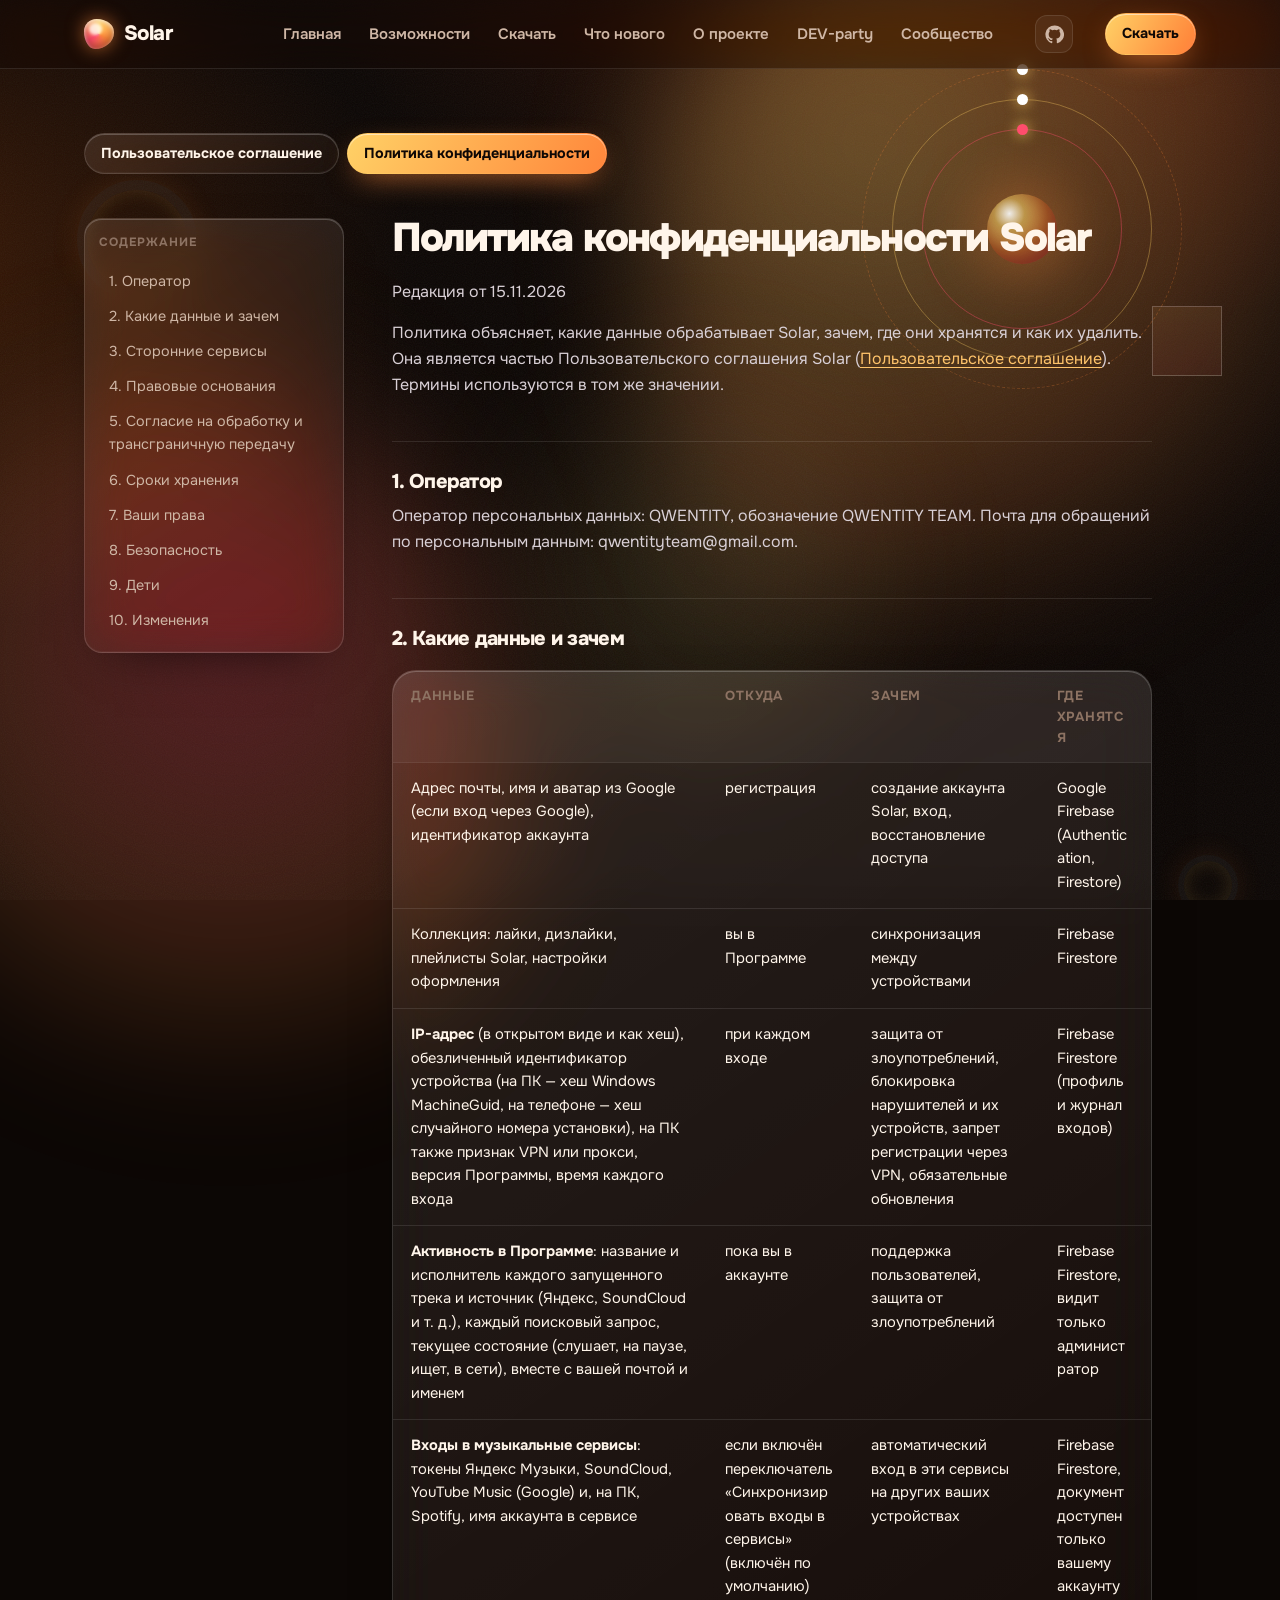
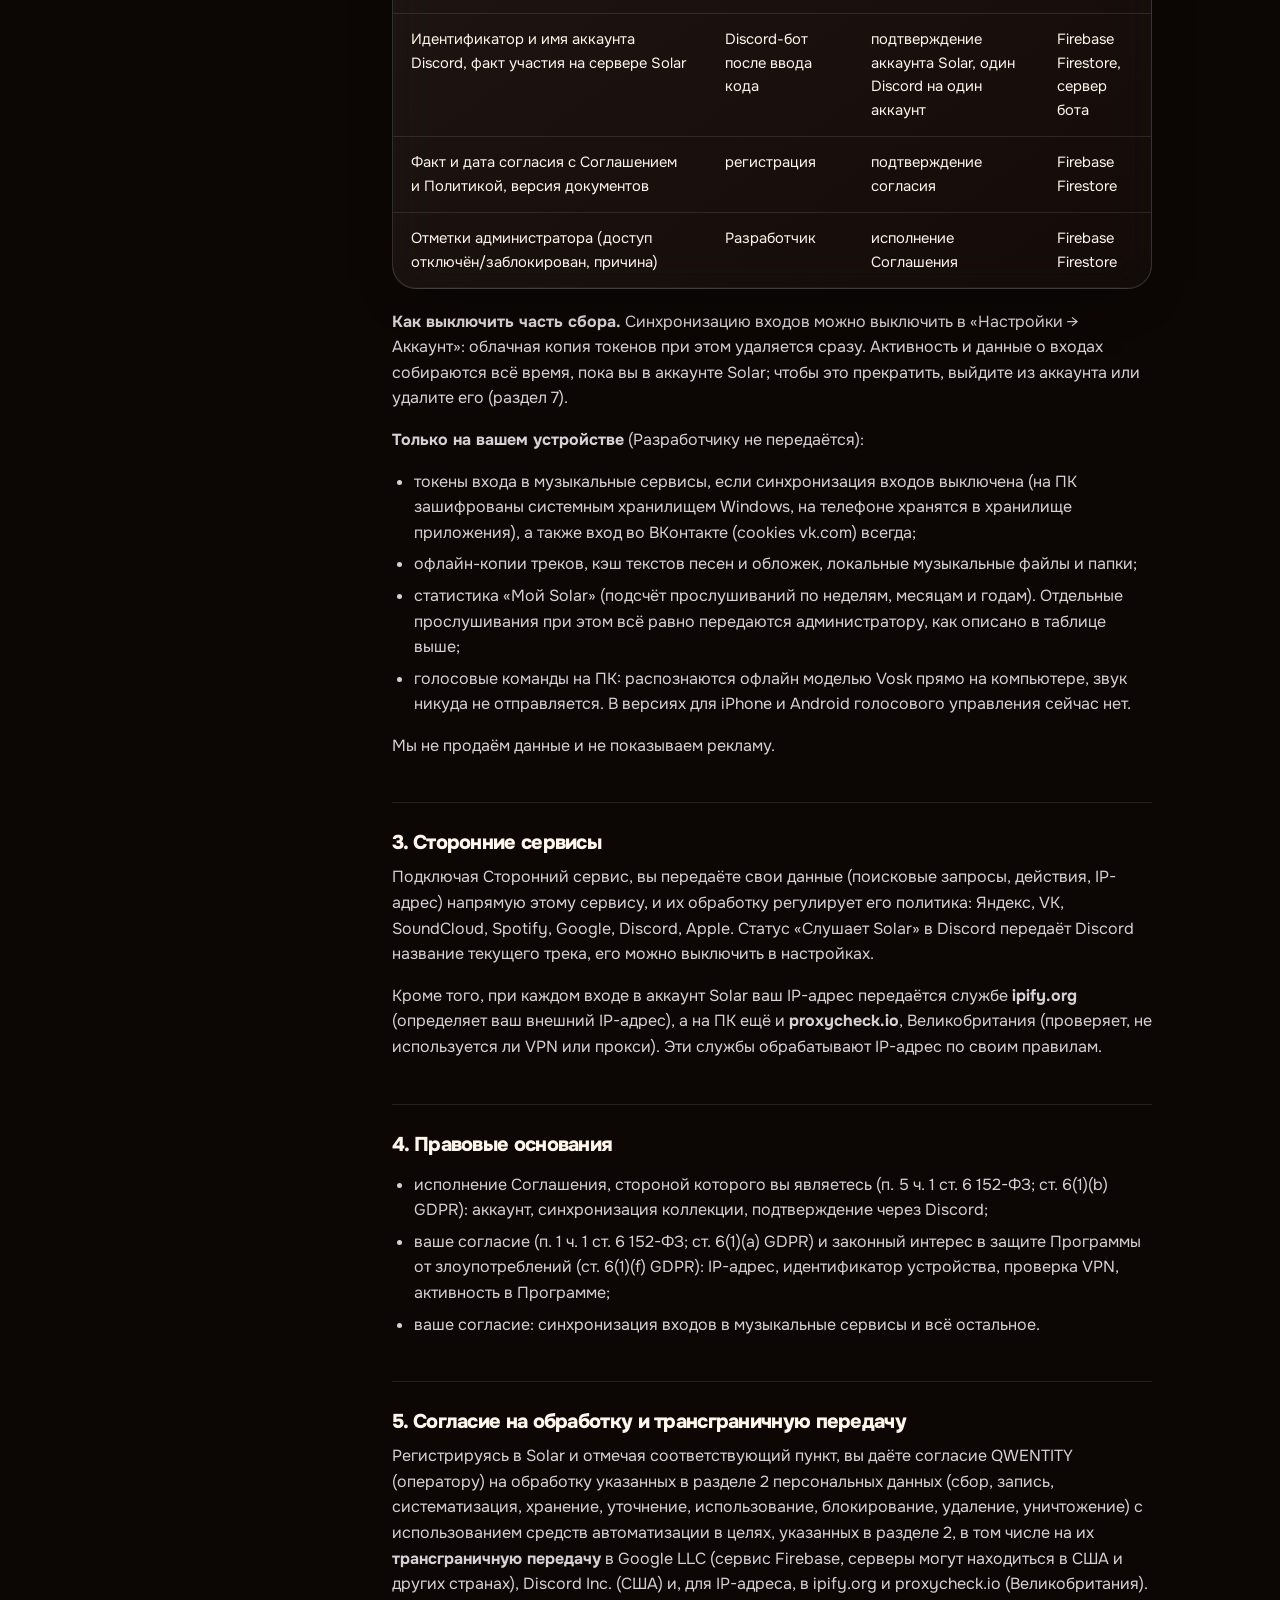
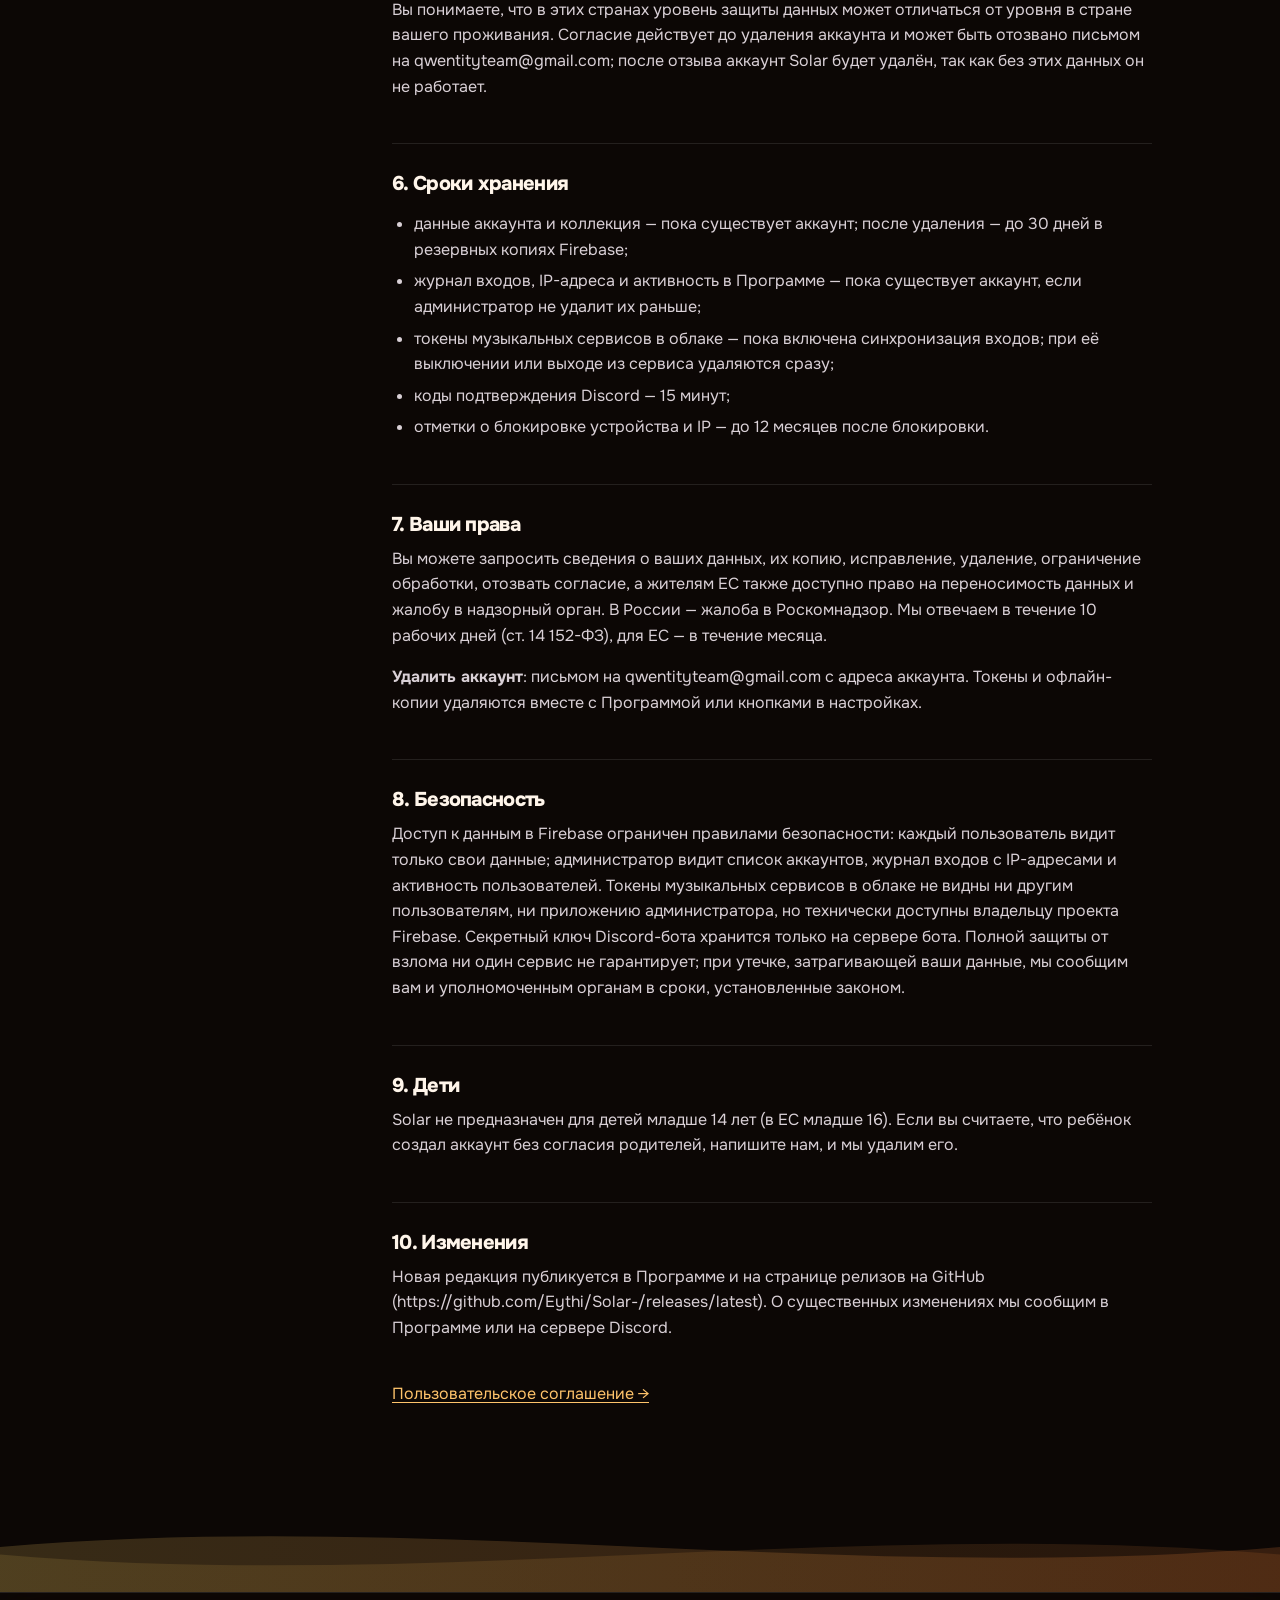
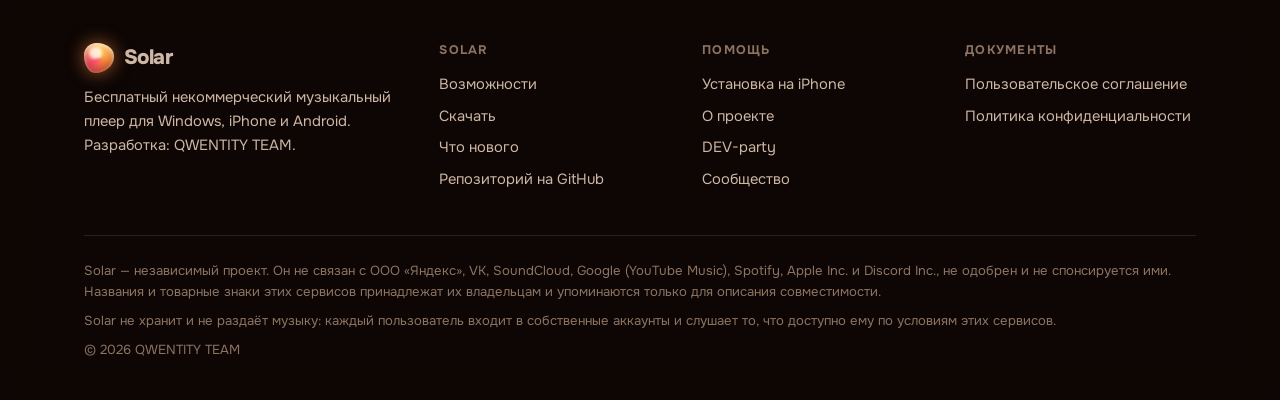
<file: privacy.html>
<!doctype html>
<html lang="ru">
<head>
<meta charset="utf-8">
<meta name="viewport" content="width=device-width, initial-scale=1">
<title>Политика конфиденциальности · Solar</title>
<meta name="description" content="Политика конфиденциальности Solar: какие данные обрабатываются и как их удалить.">
<meta name="theme-color" content="#0c0705">
<meta property="og:title" content="Политика конфиденциальности · Solar">
<meta property="og:description" content="Политика конфиденциальности Solar: какие данные обрабатываются и как их удалить.">
<meta property="og:type" content="website">
<link rel="icon" href="assets/favicon.svg" type="image/svg+xml">
<link rel="preconnect" href="https://fonts.googleapis.com">
<link rel="preconnect" href="https://fonts.gstatic.com" crossorigin>
<link href="https://fonts.googleapis.com/css2?family=Onest:wght@400;500;600;700;800;900&display=swap" rel="stylesheet">
<link rel="stylesheet" href="assets/style.css">
</head>
<body>
<div class="aurora-3" aria-hidden="true"></div><div class="grain" aria-hidden="true"></div>
<a class="skip" href="#main">К содержимому</a>
<header class="site-head">
  <div class="wrap head-row">
    <a class="brand" href="index.html"><span class="logo" aria-hidden="true"></span>Solar</a>
    <button class="menu-btn" type="button" aria-label="Меню" aria-expanded="false" aria-controls="site-nav"><span></span><span></span><span></span></button>
    <nav class="nav" id="site-nav" aria-label="Разделы сайта">
<a href="index.html">Главная</a>
<a href="features.html">Возможности</a>
<a href="download.html">Скачать</a>
<a href="changelog.html">Что нового</a>
<a href="about.html">О проекте</a>
<a href="devparty.html">DEV-party</a>
<a href="community.html">Сообщество</a>
    </nav>
    <a class="head-gh" href="https://github.com/Eythi/Solar-" rel="noopener" aria-label="Репозиторий на GitHub" title="Репозиторий на GitHub"><svg viewBox="0 0 24 24" fill="currentColor" aria-hidden="true"><path d="M12 .5a11.5 11.5 0 0 0-3.64 22.4c.58.1.79-.25.79-.56v-2c-3.2.7-3.88-1.37-3.88-1.37-.52-1.33-1.28-1.690-1.28-1.69-1.05-.71.08-.7.08-.7 1.16.08 1.770 1.19 1.77 1.19 1.03 1.77 2.7 1.26 3.36.96.1-.75.4-1.26.73-1.55-2.55-.29-5.24-1.28-5.24-5.69 0-1.26.45-2.29 1.19-3.1-.12-.29-.52-1.46.11-3.05 0 0 .97-.31 3.170 1.18a11 11 0 0 1 5.77 0c2.2-1.49 3.17-1.18 3.17-1.18.63 1.59.23 2.76.11 3.05.74.81 1.19 1.84 1.19 3.1 0 4.42-2.7 5.4-5.26 5.68.41.36.78 1.06.78 2.14v3.17c0 .31.21.67.8.56A11.5 11.5 0 0 0 12 .5z"/></svg></a>
    <a class="btn btn-sun btn-sm head-cta" href="download.html">Скачать</a>
  </div>
</header>
<main id="main">

<div class="wrap">
  <div class="page-hero" style="padding-bottom:16px">
    <div class="legal-switch">
      <a class="btn btn-sm btn-ghost" href="terms.html">Пользовательское соглашение</a>
      <a class="btn btn-sm btn-sun" href="privacy.html">Политика конфиденциальности</a>
    </div>
  </div>
  <div class="legal-layout">
    <nav class="toc" aria-label="Содержание"><p>Содержание</p><ol><li><a href="#s1">1. Оператор</a></li>
<li><a href="#s2">2. Какие данные и зачем</a></li>
<li><a href="#s3">3. Сторонние сервисы</a></li>
<li><a href="#s4">4. Правовые основания</a></li>
<li><a href="#s5">5. Согласие на обработку и трансграничную передачу</a></li>
<li><a href="#s6">6. Сроки хранения</a></li>
<li><a href="#s7">7. Ваши права</a></li>
<li><a href="#s8">8. Безопасность</a></li>
<li><a href="#s9">9. Дети</a></li>
<li><a href="#s10">10. Изменения</a></li></ol></nav>
    <article class="legal"><h1>Политика конфиденциальности Solar</h1>
<p>Редакция от 15.11.2026</p>
<p>Политика объясняет, какие данные обрабатывает Solar, зачем, где они хранятся и как их удалить. Она является частью Пользовательского соглашения Solar (<a href="terms.html">Пользовательское соглашение</a>). Термины используются в том же значении.</p>
<h2 id="s1">1. Оператор</h2>
<p>Оператор персональных данных: QWENTITY, обозначение QWENTITY TEAM.
Почта для обращений по персональным данным: qwentityteam@gmail.com.</p>
<h2 id="s2">2. Какие данные и зачем</h2>
<div class="table-wrap"><table>
<thead>
<tr>
<th>Данные</th>
<th>Откуда</th>
<th>Зачем</th>
<th>Где хранятся</th>
</tr>
</thead>
<tbody>
<tr>
<td>Адрес почты, имя и аватар из Google (если вход через Google), идентификатор аккаунта</td>
<td>регистрация</td>
<td>создание аккаунта Solar, вход, восстановление доступа</td>
<td>Google Firebase (Authentication, Firestore)</td>
</tr>
<tr>
<td>Коллекция: лайки, дизлайки, плейлисты Solar, настройки оформления</td>
<td>вы в Программе</td>
<td>синхронизация между устройствами</td>
<td>Firebase Firestore</td>
</tr>
<tr>
<td><strong>IP-адрес</strong> (в открытом виде и как хеш), обезличенный идентификатор устройства (на ПК — хеш Windows MachineGuid, на телефоне — хеш случайного номера установки), на ПК также признак VPN или прокси, версия Программы, время каждого входа</td>
<td>при каждом входе</td>
<td>защита от злоупотреблений, блокировка нарушителей и их устройств, запрет регистрации через VPN, обязательные обновления</td>
<td>Firebase Firestore (профиль и журнал входов)</td>
</tr>
<tr>
<td><strong>Активность в Программе</strong>: название и исполнитель каждого запущенного трека и источник (Яндекс, SoundCloud и т. д.), каждый поисковый запрос, текущее состояние (слушает, на паузе, ищет, в сети), вместе с вашей почтой и именем</td>
<td>пока вы в аккаунте</td>
<td>поддержка пользователей, защита от злоупотреблений</td>
<td>Firebase Firestore, видит только администратор</td>
</tr>
<tr>
<td><strong>Входы в музыкальные сервисы</strong>: токены Яндекс Музыки, SoundCloud, YouTube Music (Google) и, на ПК, Spotify, имя аккаунта в сервисе</td>
<td>если включён переключатель «Синхронизировать входы в сервисы» (включён по умолчанию)</td>
<td>автоматический вход в эти сервисы на других ваших устройствах</td>
<td>Firebase Firestore, документ доступен только вашему аккаунту</td>
</tr>
<tr>
<td>Идентификатор и имя аккаунта Discord, факт участия на сервере Solar</td>
<td>Discord-бот после ввода кода</td>
<td>подтверждение аккаунта Solar, один Discord на один аккаунт</td>
<td>Firebase Firestore, сервер бота</td>
</tr>
<tr>
<td>Факт и дата согласия с Соглашением и Политикой, версия документов</td>
<td>регистрация</td>
<td>подтверждение согласия</td>
<td>Firebase Firestore</td>
</tr>
<tr>
<td>Отметки администратора (доступ отключён/заблокирован, причина)</td>
<td>Разработчик</td>
<td>исполнение Соглашения</td>
<td>Firebase Firestore</td>
</tr>
</tbody>
</table></div>
<p><strong>Как выключить часть сбора.</strong> Синхронизацию входов можно выключить в «Настройки → Аккаунт»: облачная копия токенов при этом удаляется сразу. Активность и данные о входах собираются всё время, пока вы в аккаунте Solar; чтобы это прекратить, выйдите из аккаунта или удалите его (раздел 7).</p>
<p><strong>Только на вашем устройстве</strong> (Разработчику не передаётся):</p>
<ul>
<li>токены входа в музыкальные сервисы, если синхронизация входов выключена (на ПК зашифрованы системным хранилищем Windows, на телефоне хранятся в хранилище приложения), а также вход во ВКонтакте (cookies vk.com) всегда;</li>
<li>офлайн-копии треков, кэш текстов песен и обложек, локальные музыкальные файлы и папки;</li>
<li>статистика «Мой Solar» (подсчёт прослушиваний по неделям, месяцам и годам). Отдельные прослушивания при этом всё равно передаются администратору, как описано в таблице выше;</li>
<li>голосовые команды на ПК: распознаются офлайн моделью Vosk прямо на компьютере, звук никуда не отправляется. В версиях для iPhone и Android голосового управления сейчас нет.</li>
</ul>
<p>Мы не продаём данные и не показываем рекламу.</p>
<h2 id="s3">3. Сторонние сервисы</h2>
<p>Подключая Сторонний сервис, вы передаёте свои данные (поисковые запросы, действия, IP-адрес) напрямую этому сервису, и их обработку регулирует его политика: Яндекс, VK, SoundCloud, Spotify, Google, Discord, Apple. Статус «Слушает Solar» в Discord передаёт Discord название текущего трека, его можно выключить в настройках.</p>
<p>Кроме того, при каждом входе в аккаунт Solar ваш IP-адрес передаётся службе <strong>ipify.org</strong> (определяет ваш внешний IP-адрес), а на ПК ещё и <strong>proxycheck.io</strong>, Великобритания (проверяет, не используется ли VPN или прокси). Эти службы обрабатывают IP-адрес по своим правилам.</p>
<h2 id="s4">4. Правовые основания</h2>
<ul>
<li>исполнение Соглашения, стороной которого вы являетесь (п. 5 ч. 1 ст. 6 152-ФЗ; ст. 6(1)(b) GDPR): аккаунт, синхронизация коллекции, подтверждение через Discord;</li>
<li>ваше согласие (п. 1 ч. 1 ст. 6 152-ФЗ; ст. 6(1)(a) GDPR) и законный интерес в защите Программы от злоупотреблений (ст. 6(1)(f) GDPR): IP-адрес, идентификатор устройства, проверка VPN, активность в Программе;</li>
<li>ваше согласие: синхронизация входов в музыкальные сервисы и всё остальное.</li>
</ul>
<h2 id="s5">5. Согласие на обработку и трансграничную передачу</h2>
<p>Регистрируясь в Solar и отмечая соответствующий пункт, вы даёте согласие QWENTITY (оператору) на обработку указанных в разделе 2 персональных данных (сбор, запись, систематизация, хранение, уточнение, использование, блокирование, удаление, уничтожение) с использованием средств автоматизации в целях, указанных в разделе 2, в том числе на их <strong>трансграничную передачу</strong> в Google LLC (сервис Firebase, серверы могут находиться в США и других странах), Discord Inc. (США) и, для IP-адреса, в ipify.org и proxycheck.io (Великобритания). Вы понимаете, что в этих странах уровень защиты данных может отличаться от уровня в стране вашего проживания. Согласие действует до удаления аккаунта и может быть отозвано письмом на qwentityteam@gmail.com; после отзыва аккаунт Solar будет удалён, так как без этих данных он не работает.</p>
<h2 id="s6">6. Сроки хранения</h2>
<ul>
<li>данные аккаунта и коллекция — пока существует аккаунт; после удаления — до 30 дней в резервных копиях Firebase;</li>
<li>журнал входов, IP-адреса и активность в Программе — пока существует аккаунт, если администратор не удалит их раньше;</li>
<li>токены музыкальных сервисов в облаке — пока включена синхронизация входов; при её выключении или выходе из сервиса удаляются сразу;</li>
<li>коды подтверждения Discord — 15 минут;</li>
<li>отметки о блокировке устройства и IP — до 12 месяцев после блокировки.</li>
</ul>
<h2 id="s7">7. Ваши права</h2>
<p>Вы можете запросить сведения о ваших данных, их копию, исправление, удаление, ограничение обработки, отозвать согласие, а жителям ЕС также доступно право на переносимость данных и жалобу в надзорный орган. В России — жалоба в Роскомнадзор. Мы отвечаем в течение 10 рабочих дней (ст. 14 152-ФЗ), для ЕС — в течение месяца.</p>
<p><strong>Удалить аккаунт</strong>: письмом на qwentityteam@gmail.com с адреса аккаунта. Токены и офлайн-копии удаляются вместе с Программой или кнопками в настройках.</p>
<h2 id="s8">8. Безопасность</h2>
<p>Доступ к данным в Firebase ограничен правилами безопасности: каждый пользователь видит только свои данные; администратор видит список аккаунтов, журнал входов с IP-адресами и активность пользователей. Токены музыкальных сервисов в облаке не видны ни другим пользователям, ни приложению администратора, но технически доступны владельцу проекта Firebase. Секретный ключ Discord-бота хранится только на сервере бота. Полной защиты от взлома ни один сервис не гарантирует; при утечке, затрагивающей ваши данные, мы сообщим вам и уполномоченным органам в сроки, установленные законом.</p>
<h2 id="s9">9. Дети</h2>
<p>Solar не предназначен для детей младше 14 лет (в ЕС младше 16). Если вы считаете, что ребёнок создал аккаунт без согласия родителей, напишите нам, и мы удалим его.</p>
<h2 id="s10">10. Изменения</h2>
<p>Новая редакция публикуется в Программе и на странице релизов на GitHub (https://github.com/Eythi/Solar-/releases/latest). О существенных изменениях мы сообщим в Программе или на сервере Discord.</p>
      <p style="margin-top:2.5em"><a href="terms.html">Пользовательское соглашение →</a></p>
    </article>
  </div>
</div>
</main>
<div class="foot-wave" aria-hidden="true"><svg viewBox="0 0 1440 120" preserveAspectRatio="none"><defs><linearGradient id="fw" x1="0" x2="1"><stop offset="0" stop-color="#ffd166"/><stop offset=".5" stop-color="#ff8a3d"/><stop offset="1" stop-color="#ff4d6d"/></linearGradient></defs><path class="w1" d="M0 60 C 240 10 480 110 720 60 S 1200 10 1440 60 V120 H0Z"/><path class="w2" d="M0 70 C 240 120 480 20 720 70 S 1200 120 1440 70 V120 H0Z"/></svg></div>
<footer class="site-foot">
  <div class="wrap">
    <div class="foot-grid">
      <div>
        <a class="brand" href="index.html"><span class="logo" aria-hidden="true"></span>Solar</a>
        <p class="muted" style="margin-top:12px;max-width:340px">Бесплатный некоммерческий музыкальный плеер для Windows, iPhone и Android. Разработка: QWENTITY TEAM.</p>
      </div>
      <div>
        <h4>Solar</h4>
        <ul>
          <li><a href="features.html">Возможности</a></li>
          <li><a href="download.html">Скачать</a></li>
          <li><a href="changelog.html">Что нового</a></li>
          <li><a href="https://github.com/Eythi/Solar-" rel="noopener">Репозиторий на GitHub</a></li>
        </ul>
      </div>
      <div>
        <h4>Помощь</h4>
        <ul>
          <li><a href="install-ios.html">Установка на iPhone</a></li>
          <li><a href="about.html">О проекте</a></li>
          <li><a href="devparty.html">DEV-party</a></li>
          <li><a href="community.html">Сообщество</a></li>
        </ul>
      </div>
      <div>
        <h4>Документы</h4>
        <ul>
          <li><a href="terms.html">Пользовательское соглашение</a></li>
          <li><a href="privacy.html">Политика конфиденциальности</a></li>
        </ul>
      </div>
    </div>
    <div class="disclaimer">
      <p>Solar — независимый проект. Он не связан с ООО «Яндекс», VK, SoundCloud, Google (YouTube Music), Spotify, Apple Inc. и Discord Inc., не одобрен и не спонсируется ими. Названия и товарные знаки этих сервисов принадлежат их владельцам и упоминаются только для описания совместимости.</p>
      <p>Solar не хранит и не раздаёт музыку: каждый пользователь входит в собственные аккаунты и слушает то, что доступно ему по условиям этих сервисов.</p>
      <p>© 2026 QWENTITY TEAM</p>
    </div>
  </div>
</footer>
<script src="assets/site.js"></script>
<script src="assets/anim.js"></script>
<script src="assets/anim2.js"></script>

</body>
</html>
</file>
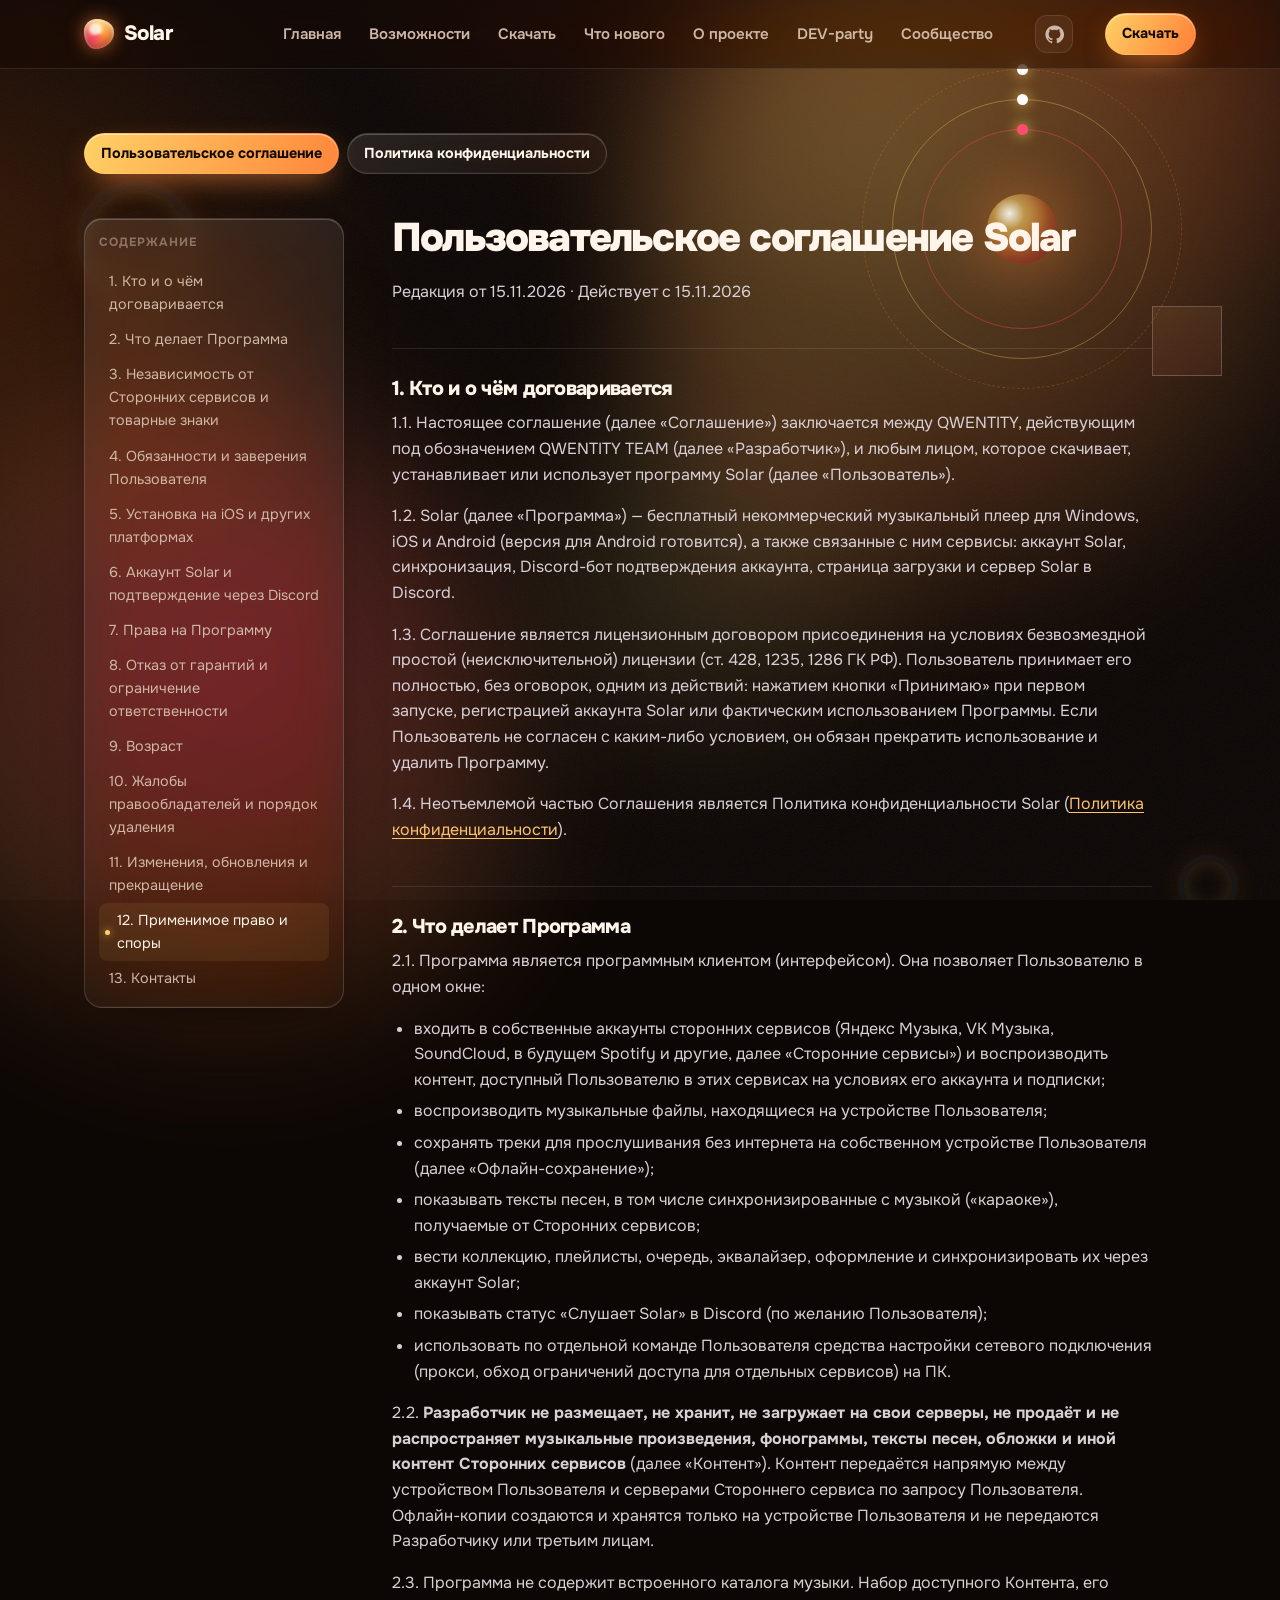
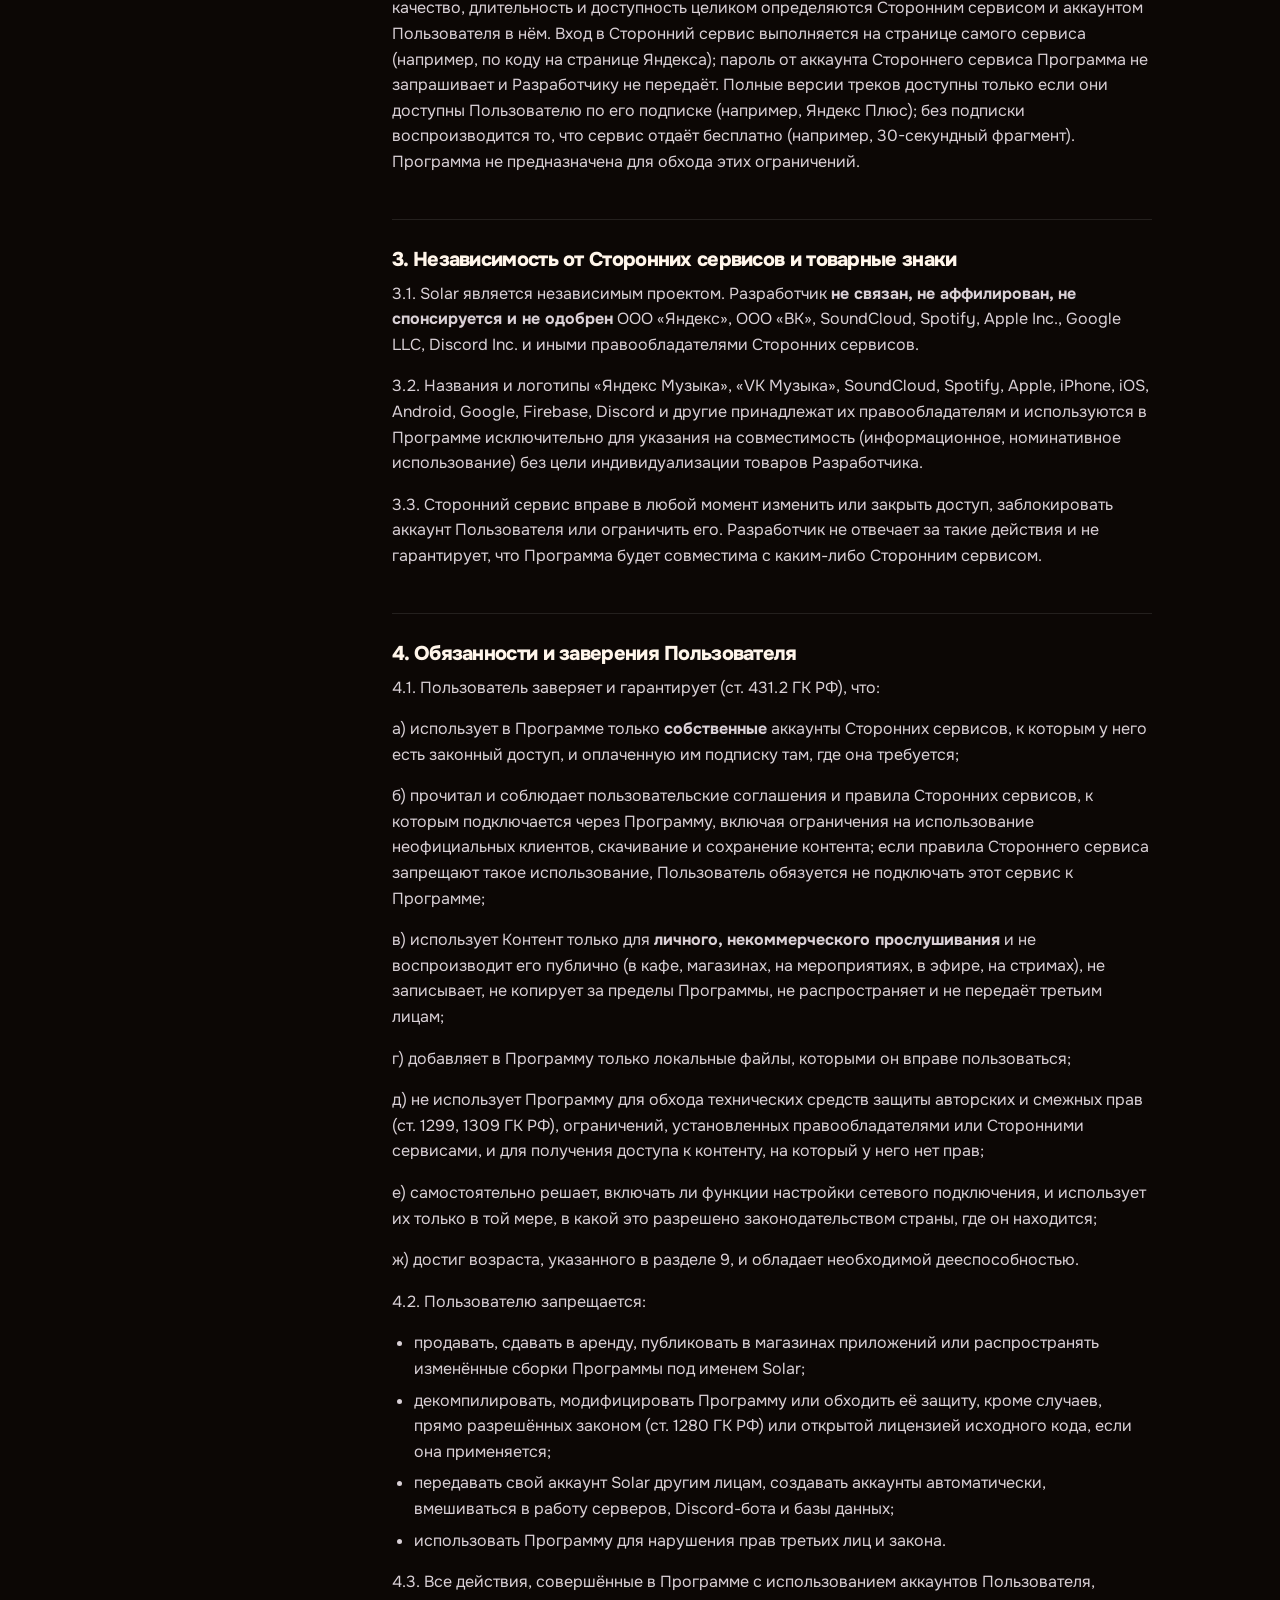
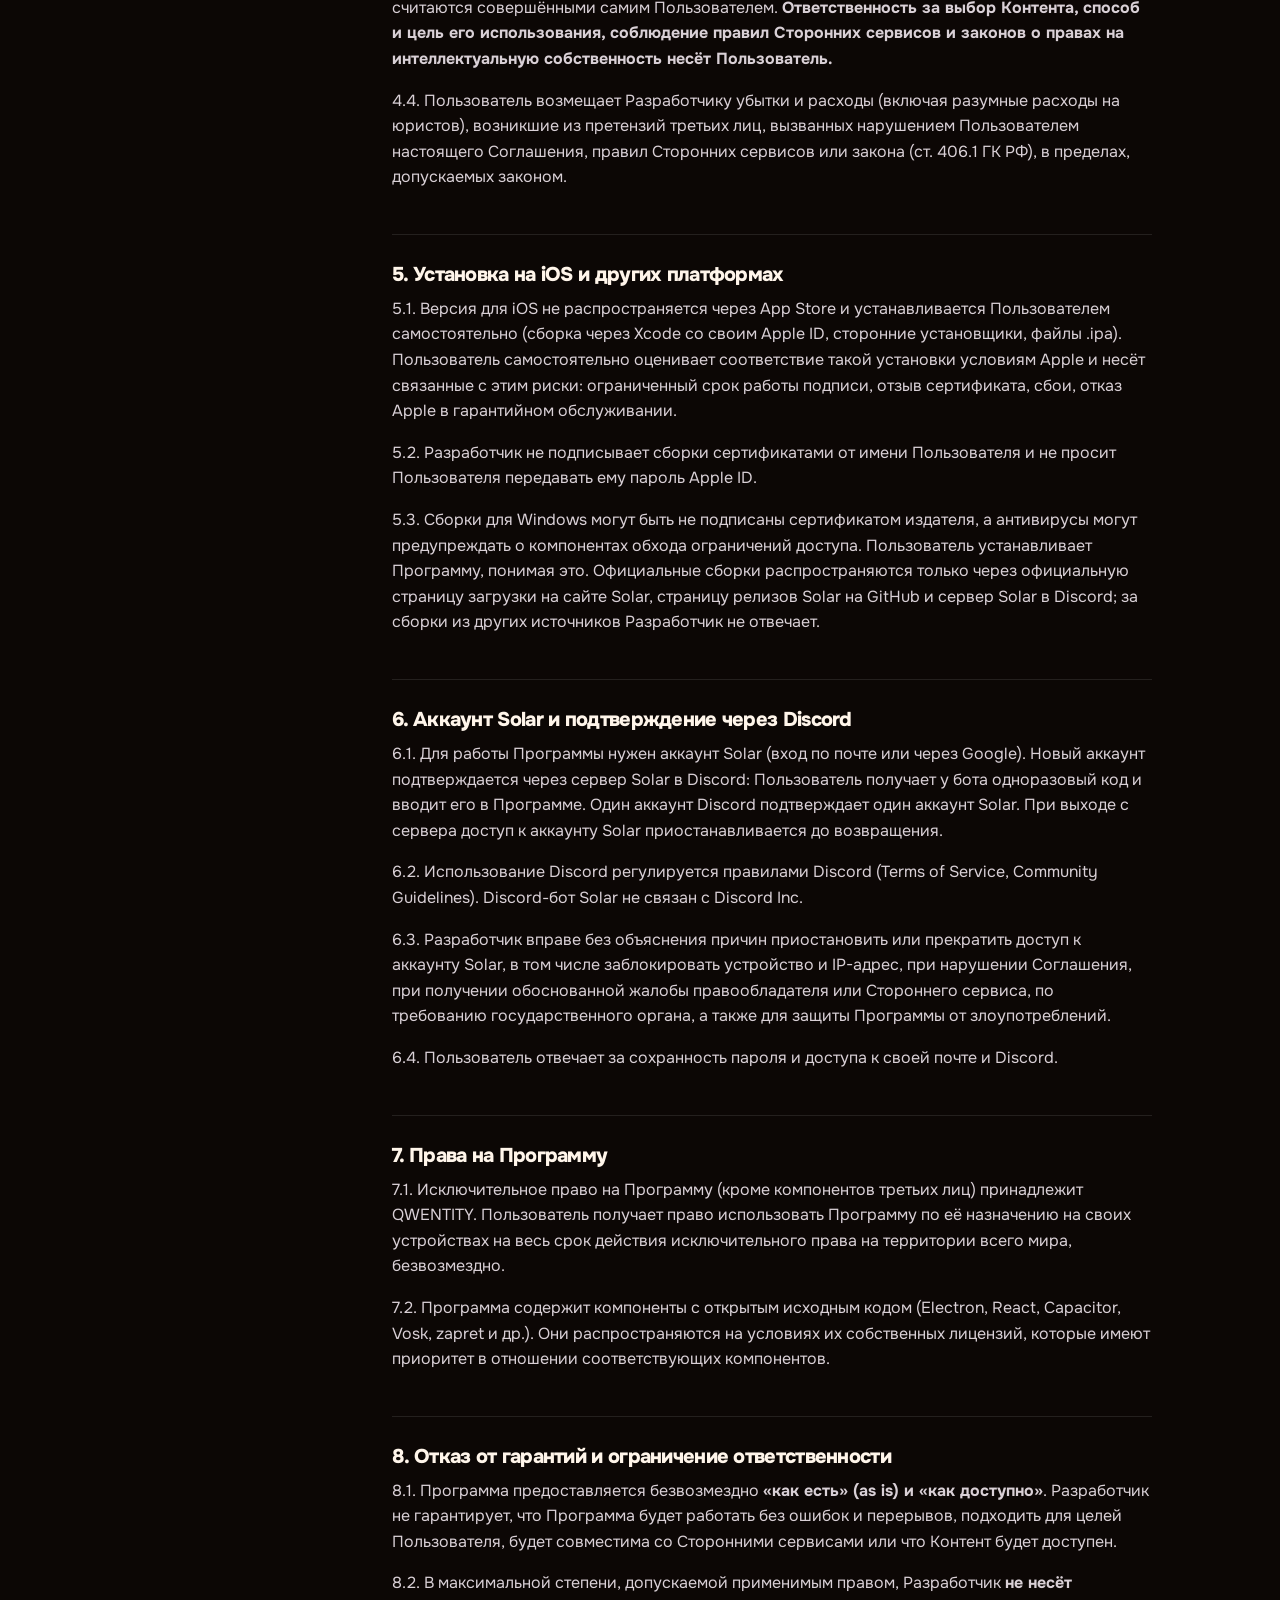
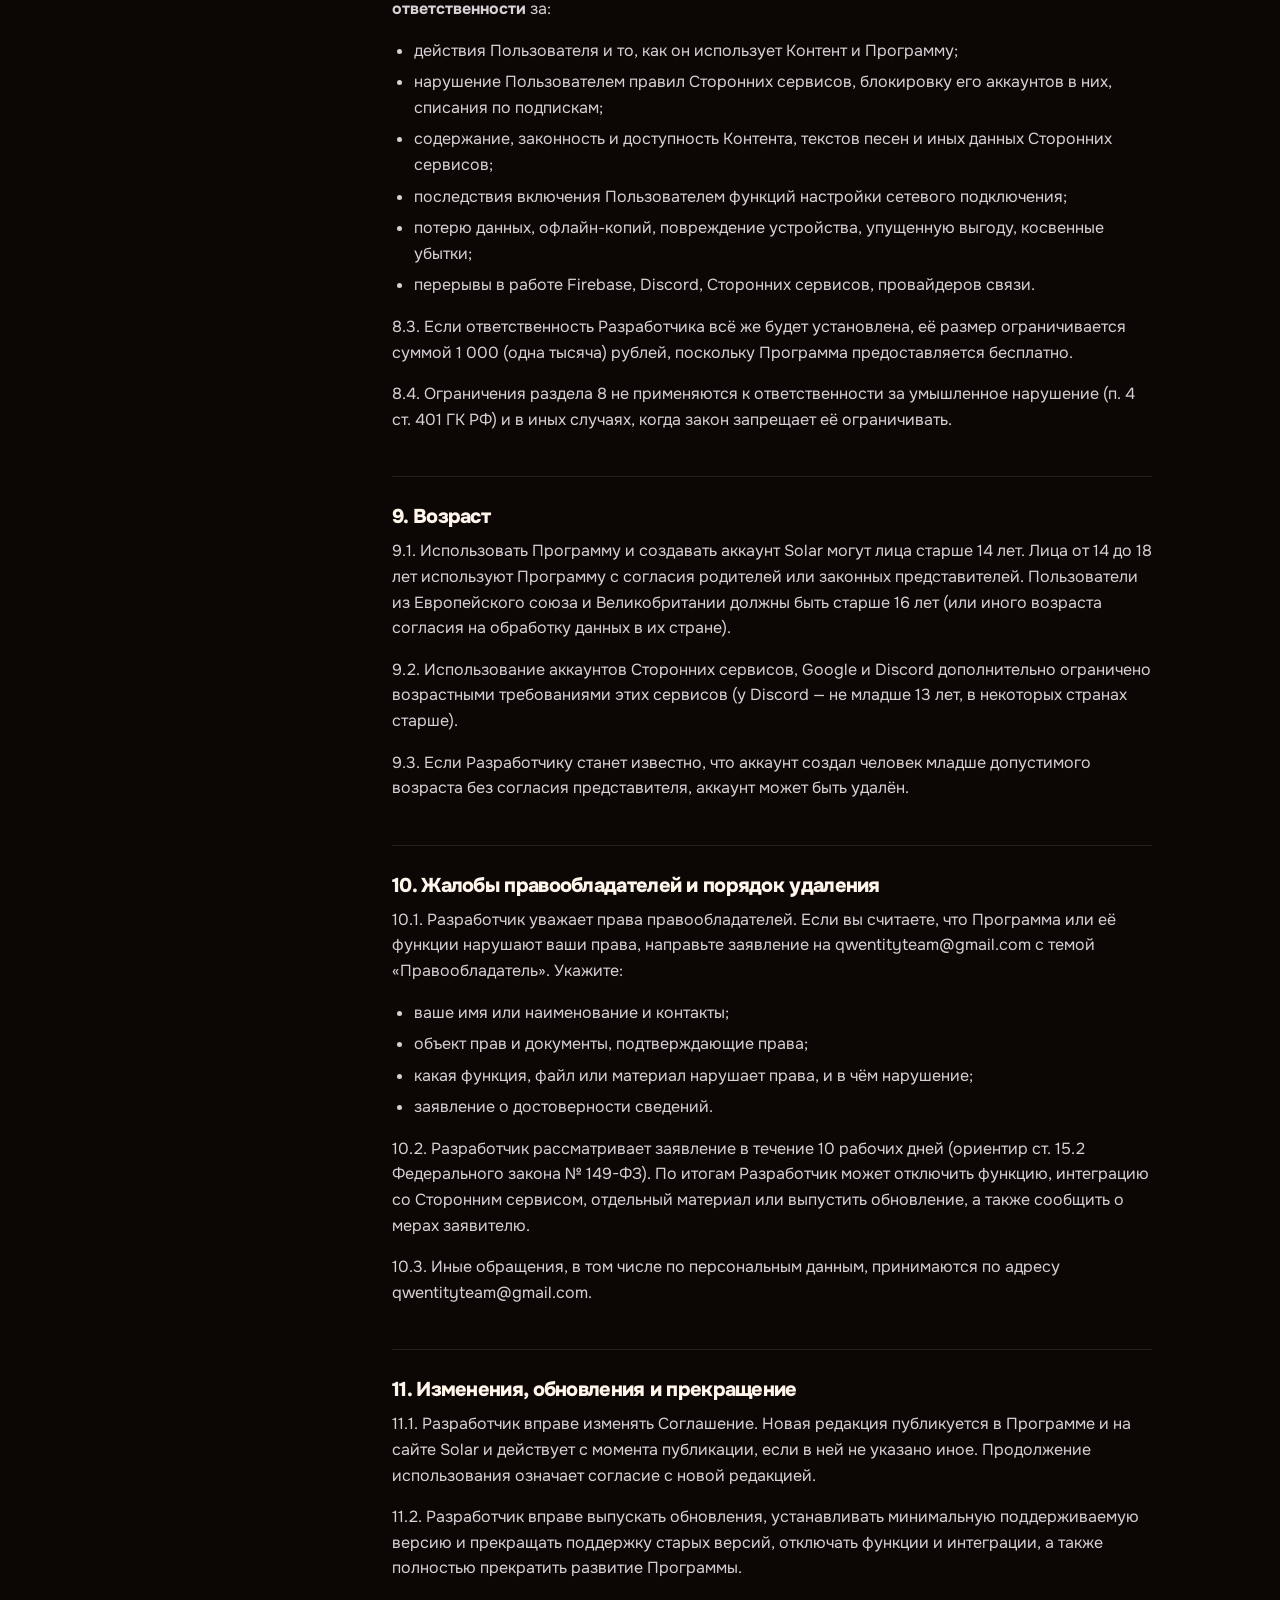
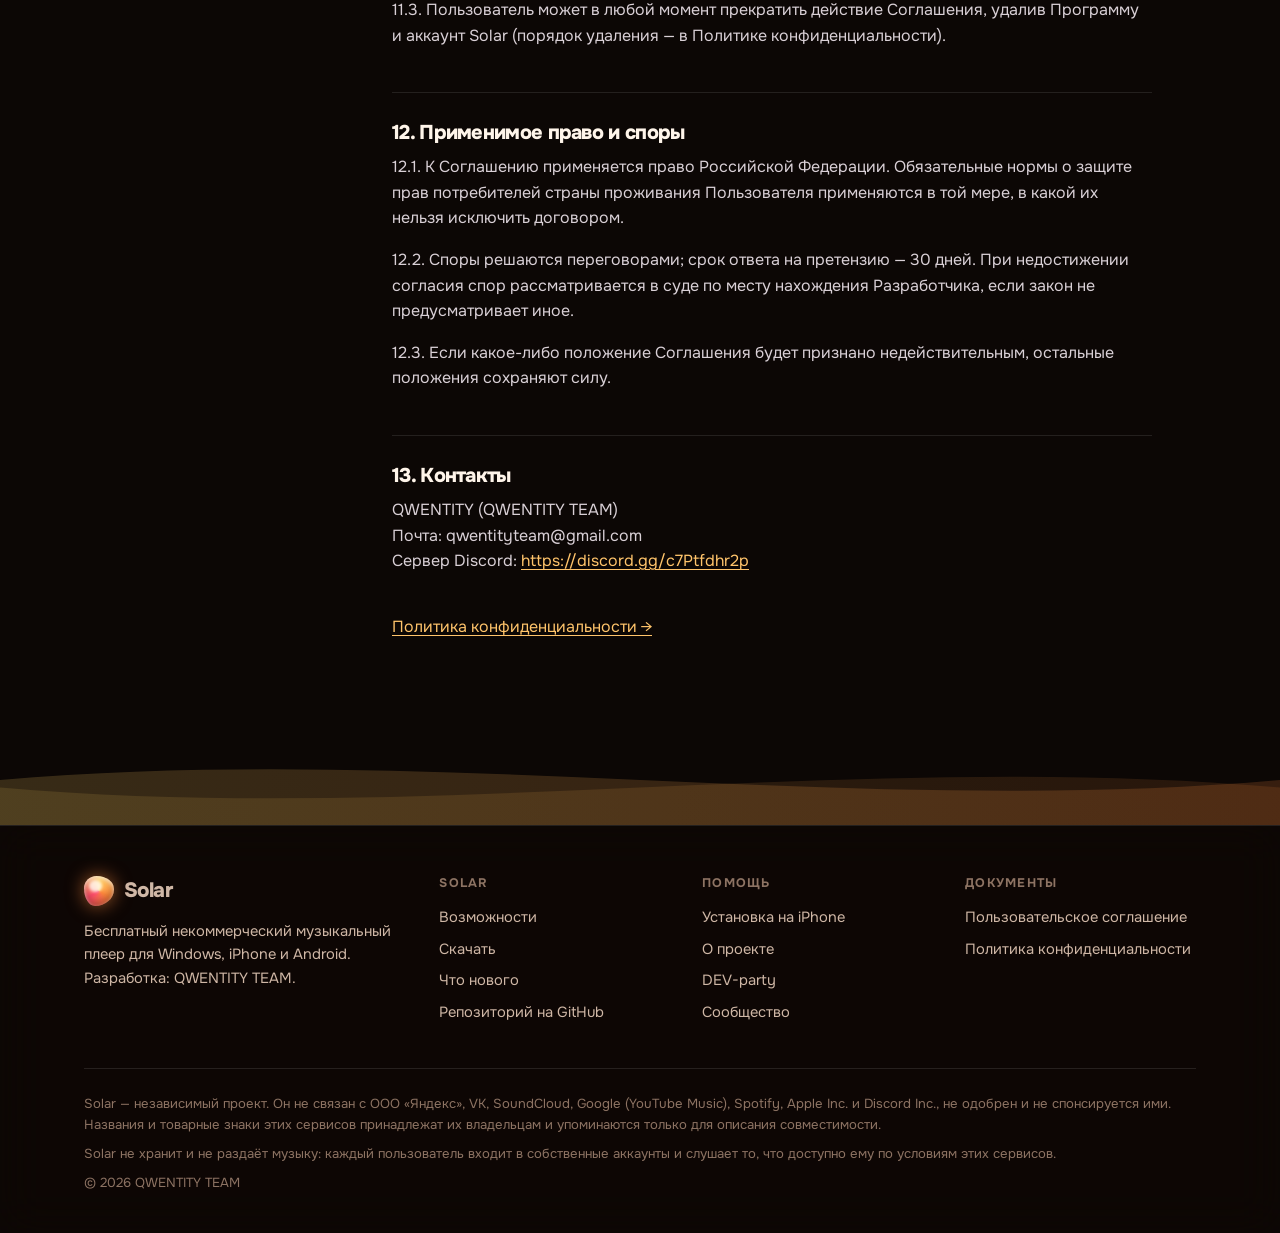
<file: terms.html>
<!doctype html>
<html lang="ru">
<head>
<meta charset="utf-8">
<meta name="viewport" content="width=device-width, initial-scale=1">
<title>Пользовательское соглашение · Solar</title>
<meta name="description" content="Пользовательское соглашение Solar.">
<meta name="theme-color" content="#0c0705">
<meta property="og:title" content="Пользовательское соглашение · Solar">
<meta property="og:description" content="Пользовательское соглашение Solar.">
<meta property="og:type" content="website">
<link rel="icon" href="assets/favicon.svg" type="image/svg+xml">
<link rel="preconnect" href="https://fonts.googleapis.com">
<link rel="preconnect" href="https://fonts.gstatic.com" crossorigin>
<link href="https://fonts.googleapis.com/css2?family=Onest:wght@400;500;600;700;800;900&display=swap" rel="stylesheet">
<link rel="stylesheet" href="assets/style.css">
</head>
<body>
<div class="aurora-3" aria-hidden="true"></div><div class="grain" aria-hidden="true"></div>
<a class="skip" href="#main">К содержимому</a>
<header class="site-head">
  <div class="wrap head-row">
    <a class="brand" href="index.html"><span class="logo" aria-hidden="true"></span>Solar</a>
    <button class="menu-btn" type="button" aria-label="Меню" aria-expanded="false" aria-controls="site-nav"><span></span><span></span><span></span></button>
    <nav class="nav" id="site-nav" aria-label="Разделы сайта">
<a href="index.html">Главная</a>
<a href="features.html">Возможности</a>
<a href="download.html">Скачать</a>
<a href="changelog.html">Что нового</a>
<a href="about.html">О проекте</a>
<a href="devparty.html">DEV-party</a>
<a href="community.html">Сообщество</a>
    </nav>
    <a class="head-gh" href="https://github.com/Eythi/Solar-" rel="noopener" aria-label="Репозиторий на GitHub" title="Репозиторий на GitHub"><svg viewBox="0 0 24 24" fill="currentColor" aria-hidden="true"><path d="M12 .5a11.5 11.5 0 0 0-3.64 22.4c.58.1.79-.25.79-.56v-2c-3.2.7-3.88-1.37-3.88-1.37-.52-1.33-1.28-1.690-1.28-1.69-1.05-.71.08-.7.08-.7 1.16.08 1.770 1.19 1.77 1.19 1.03 1.77 2.7 1.26 3.36.96.1-.75.4-1.26.73-1.55-2.55-.29-5.24-1.28-5.24-5.69 0-1.26.45-2.29 1.19-3.1-.12-.29-.52-1.46.11-3.05 0 0 .97-.31 3.170 1.18a11 11 0 0 1 5.77 0c2.2-1.49 3.17-1.18 3.17-1.18.63 1.59.23 2.76.11 3.05.74.81 1.19 1.84 1.19 3.1 0 4.42-2.7 5.4-5.26 5.68.41.36.78 1.06.78 2.14v3.17c0 .31.21.67.8.56A11.5 11.5 0 0 0 12 .5z"/></svg></a>
    <a class="btn btn-sun btn-sm head-cta" href="download.html">Скачать</a>
  </div>
</header>
<main id="main">

<div class="wrap">
  <div class="page-hero" style="padding-bottom:16px">
    <div class="legal-switch">
      <a class="btn btn-sm btn-sun" href="terms.html">Пользовательское соглашение</a>
      <a class="btn btn-sm btn-ghost" href="privacy.html">Политика конфиденциальности</a>
    </div>
  </div>
  <div class="legal-layout">
    <nav class="toc" aria-label="Содержание"><p>Содержание</p><ol><li><a href="#s1">1. Кто и о чём договаривается</a></li>
<li><a href="#s2">2. Что делает Программа</a></li>
<li><a href="#s3">3. Независимость от Сторонних сервисов и товарные знаки</a></li>
<li><a href="#s4">4. Обязанности и заверения Пользователя</a></li>
<li><a href="#s5">5. Установка на iOS и других платформах</a></li>
<li><a href="#s6">6. Аккаунт Solar и подтверждение через Discord</a></li>
<li><a href="#s7">7. Права на Программу</a></li>
<li><a href="#s8">8. Отказ от гарантий и ограничение ответственности</a></li>
<li><a href="#s9">9. Возраст</a></li>
<li><a href="#s10">10. Жалобы правообладателей и порядок удаления</a></li>
<li><a href="#s11">11. Изменения, обновления и прекращение</a></li>
<li><a href="#s12">12. Применимое право и споры</a></li>
<li><a href="#s13">13. Контакты</a></li></ol></nav>
    <article class="legal"><h1>Пользовательское соглашение Solar</h1>
<p>Редакция от 15.11.2026 · Действует с 15.11.2026</p>
<h2 id="s1">1. Кто и о чём договаривается</h2>
<p>1.1. Настоящее соглашение (далее «Соглашение») заключается между QWENTITY, действующим под обозначением QWENTITY TEAM (далее «Разработчик»), и любым лицом, которое скачивает, устанавливает или использует программу Solar (далее «Пользователь»).</p>
<p>1.2. Solar (далее «Программа») — бесплатный некоммерческий музыкальный плеер для Windows, iOS и Android (версия для Android готовится), а также связанные с ним сервисы: аккаунт Solar, синхронизация, Discord-бот подтверждения аккаунта, страница загрузки и сервер Solar в Discord.</p>
<p>1.3. Соглашение является лицензионным договором присоединения на условиях безвозмездной простой (неисключительной) лицензии (ст. 428, 1235, 1286 ГК РФ). Пользователь принимает его полностью, без оговорок, одним из действий: нажатием кнопки «Принимаю» при первом запуске, регистрацией аккаунта Solar или фактическим использованием Программы. Если Пользователь не согласен с каким-либо условием, он обязан прекратить использование и удалить Программу.</p>
<p>1.4. Неотъемлемой частью Соглашения является Политика конфиденциальности Solar (<a href="privacy.html">Политика конфиденциальности</a>).</p>
<h2 id="s2">2. Что делает Программа</h2>
<p>2.1. Программа является программным клиентом (интерфейсом). Она позволяет Пользователю в одном окне:</p>
<ul>
<li>входить в собственные аккаунты сторонних сервисов (Яндекс Музыка, VK Музыка, SoundCloud, в будущем Spotify и другие, далее «Сторонние сервисы») и воспроизводить контент, доступный Пользователю в этих сервисах на условиях его аккаунта и подписки;</li>
<li>воспроизводить музыкальные файлы, находящиеся на устройстве Пользователя;</li>
<li>сохранять треки для прослушивания без интернета на собственном устройстве Пользователя (далее «Офлайн-сохранение»);</li>
<li>показывать тексты песен, в том числе синхронизированные с музыкой («караоке»), получаемые от Сторонних сервисов;</li>
<li>вести коллекцию, плейлисты, очередь, эквалайзер, оформление и синхронизировать их через аккаунт Solar;</li>
<li>показывать статус «Слушает Solar» в Discord (по желанию Пользователя);</li>
<li>использовать по отдельной команде Пользователя средства настройки сетевого подключения (прокси, обход ограничений доступа для отдельных сервисов) на ПК.</li>
</ul>
<p>2.2. <strong>Разработчик не размещает, не хранит, не загружает на свои серверы, не продаёт и не распространяет музыкальные произведения, фонограммы, тексты песен, обложки и иной контент Сторонних сервисов</strong> (далее «Контент»). Контент передаётся напрямую между устройством Пользователя и серверами Стороннего сервиса по запросу Пользователя. Офлайн-копии создаются и хранятся только на устройстве Пользователя и не передаются Разработчику или третьим лицам.</p>
<p>2.3. Программа не содержит встроенного каталога музыки. Набор доступного Контента, его качество, длительность и доступность целиком определяются Сторонним сервисом и аккаунтом Пользователя в нём. Вход в Сторонний сервис выполняется на странице самого сервиса (например, по коду на странице Яндекса); пароль от аккаунта Стороннего сервиса Программа не запрашивает и Разработчику не передаёт. Полные версии треков доступны только если они доступны Пользователю по его подписке (например, Яндекс Плюс); без подписки воспроизводится то, что сервис отдаёт бесплатно (например, 30-секундный фрагмент). Программа не предназначена для обхода этих ограничений.</p>
<h2 id="s3">3. Независимость от Сторонних сервисов и товарные знаки</h2>
<p>3.1. Solar является независимым проектом. Разработчик <strong>не связан, не аффилирован, не спонсируется и не одобрен</strong> ООО «Яндекс», ООО «ВК», SoundCloud, Spotify, Apple Inc., Google LLC, Discord Inc. и иными правообладателями Сторонних сервисов.</p>
<p>3.2. Названия и логотипы «Яндекс Музыка», «VK Музыка», SoundCloud, Spotify, Apple, iPhone, iOS, Android, Google, Firebase, Discord и другие принадлежат их правообладателям и используются в Программе исключительно для указания на совместимость (информационное, номинативное использование) без цели индивидуализации товаров Разработчика.</p>
<p>3.3. Сторонний сервис вправе в любой момент изменить или закрыть доступ, заблокировать аккаунт Пользователя или ограничить его. Разработчик не отвечает за такие действия и не гарантирует, что Программа будет совместима с каким-либо Сторонним сервисом.</p>
<h2 id="s4">4. Обязанности и заверения Пользователя</h2>
<p>4.1. Пользователь заверяет и гарантирует (ст. 431.2 ГК РФ), что:</p>
<p>а) использует в Программе только <strong>собственные</strong> аккаунты Сторонних сервисов, к которым у него есть законный доступ, и оплаченную им подписку там, где она требуется;</p>
<p>б) прочитал и соблюдает пользовательские соглашения и правила Сторонних сервисов, к которым подключается через Программу, включая ограничения на использование неофициальных клиентов, скачивание и сохранение контента; если правила Стороннего сервиса запрещают такое использование, Пользователь обязуется не подключать этот сервис к Программе;</p>
<p>в) использует Контент только для <strong>личного, некоммерческого прослушивания</strong> и не воспроизводит его публично (в кафе, магазинах, на мероприятиях, в эфире, на стримах), не записывает, не копирует за пределы Программы, не распространяет и не передаёт третьим лицам;</p>
<p>г) добавляет в Программу только локальные файлы, которыми он вправе пользоваться;</p>
<p>д) не использует Программу для обхода технических средств защиты авторских и смежных прав (ст. 1299, 1309 ГК РФ), ограничений, установленных правообладателями или Сторонними сервисами, и для получения доступа к контенту, на который у него нет прав;</p>
<p>е) самостоятельно решает, включать ли функции настройки сетевого подключения, и использует их только в той мере, в какой это разрешено законодательством страны, где он находится;</p>
<p>ж) достиг возраста, указанного в разделе 9, и обладает необходимой дееспособностью.</p>
<p>4.2. Пользователю запрещается:</p>
<ul>
<li>продавать, сдавать в аренду, публиковать в магазинах приложений или распространять изменённые сборки Программы под именем Solar;</li>
<li>декомпилировать, модифицировать Программу или обходить её защиту, кроме случаев, прямо разрешённых законом (ст. 1280 ГК РФ) или открытой лицензией исходного кода, если она применяется;</li>
<li>передавать свой аккаунт Solar другим лицам, создавать аккаунты автоматически, вмешиваться в работу серверов, Discord-бота и базы данных;</li>
<li>использовать Программу для нарушения прав третьих лиц и закона.</li>
</ul>
<p>4.3. Все действия, совершённые в Программе с использованием аккаунтов Пользователя, считаются совершёнными самим Пользователем. <strong>Ответственность за выбор Контента, способ и цель его использования, соблюдение правил Сторонних сервисов и законов о правах на интеллектуальную собственность несёт Пользователь.</strong></p>
<p>4.4. Пользователь возмещает Разработчику убытки и расходы (включая разумные расходы на юристов), возникшие из претензий третьих лиц, вызванных нарушением Пользователем настоящего Соглашения, правил Сторонних сервисов или закона (ст. 406.1 ГК РФ), в пределах, допускаемых законом.</p>
<h2 id="s5">5. Установка на iOS и других платформах</h2>
<p>5.1. Версия для iOS не распространяется через App Store и устанавливается Пользователем самостоятельно (сборка через Xcode со своим Apple ID, сторонние установщики, файлы .ipa). Пользователь самостоятельно оценивает соответствие такой установки условиям Apple и несёт связанные с этим риски: ограниченный срок работы подписи, отзыв сертификата, сбои, отказ Apple в гарантийном обслуживании.</p>
<p>5.2. Разработчик не подписывает сборки сертификатами от имени Пользователя и не просит Пользователя передавать ему пароль Apple ID.</p>
<p>5.3. Сборки для Windows могут быть не подписаны сертификатом издателя, а антивирусы могут предупреждать о компонентах обхода ограничений доступа. Пользователь устанавливает Программу, понимая это. Официальные сборки распространяются только через официальную страницу загрузки на сайте Solar, страницу релизов Solar на GitHub и сервер Solar в Discord; за сборки из других источников Разработчик не отвечает.</p>
<h2 id="s6">6. Аккаунт Solar и подтверждение через Discord</h2>
<p>6.1. Для работы Программы нужен аккаунт Solar (вход по почте или через Google). Новый аккаунт подтверждается через сервер Solar в Discord: Пользователь получает у бота одноразовый код и вводит его в Программе. Один аккаунт Discord подтверждает один аккаунт Solar. При выходе с сервера доступ к аккаунту Solar приостанавливается до возвращения.</p>
<p>6.2. Использование Discord регулируется правилами Discord (Terms of Service, Community Guidelines). Discord-бот Solar не связан с Discord Inc.</p>
<p>6.3. Разработчик вправе без объяснения причин приостановить или прекратить доступ к аккаунту Solar, в том числе заблокировать устройство и IP-адрес, при нарушении Соглашения, при получении обоснованной жалобы правообладателя или Стороннего сервиса, по требованию государственного органа, а также для защиты Программы от злоупотреблений.</p>
<p>6.4. Пользователь отвечает за сохранность пароля и доступа к своей почте и Discord.</p>
<h2 id="s7">7. Права на Программу</h2>
<p>7.1. Исключительное право на Программу (кроме компонентов третьих лиц) принадлежит QWENTITY. Пользователь получает право использовать Программу по её назначению на своих устройствах на весь срок действия исключительного права на территории всего мира, безвозмездно.</p>
<p>7.2. Программа содержит компоненты с открытым исходным кодом (Electron, React, Capacitor, Vosk, zapret и др.). Они распространяются на условиях их собственных лицензий, которые имеют приоритет в отношении соответствующих компонентов.</p>
<h2 id="s8">8. Отказ от гарантий и ограничение ответственности</h2>
<p>8.1. Программа предоставляется безвозмездно <strong>«как есть» (as is) и «как доступно»</strong>. Разработчик не гарантирует, что Программа будет работать без ошибок и перерывов, подходить для целей Пользователя, будет совместима со Сторонними сервисами или что Контент будет доступен.</p>
<p>8.2. В максимальной степени, допускаемой применимым правом, Разработчик <strong>не несёт ответственности</strong> за:</p>
<ul>
<li>действия Пользователя и то, как он использует Контент и Программу;</li>
<li>нарушение Пользователем правил Сторонних сервисов, блокировку его аккаунтов в них, списания по подпискам;</li>
<li>содержание, законность и доступность Контента, текстов песен и иных данных Сторонних сервисов;</li>
<li>последствия включения Пользователем функций настройки сетевого подключения;</li>
<li>потерю данных, офлайн-копий, повреждение устройства, упущенную выгоду, косвенные убытки;</li>
<li>перерывы в работе Firebase, Discord, Сторонних сервисов, провайдеров связи.</li>
</ul>
<p>8.3. Если ответственность Разработчика всё же будет установлена, её размер ограничивается суммой 1 000 (одна тысяча) рублей, поскольку Программа предоставляется бесплатно.</p>
<p>8.4. Ограничения раздела 8 не применяются к ответственности за умышленное нарушение (п. 4 ст. 401 ГК РФ) и в иных случаях, когда закон запрещает её ограничивать.</p>
<h2 id="s9">9. Возраст</h2>
<p>9.1. Использовать Программу и создавать аккаунт Solar могут лица старше 14 лет. Лица от 14 до 18 лет используют Программу с согласия родителей или законных представителей. Пользователи из Европейского союза и Великобритании должны быть старше 16 лет (или иного возраста согласия на обработку данных в их стране).</p>
<p>9.2. Использование аккаунтов Сторонних сервисов, Google и Discord дополнительно ограничено возрастными требованиями этих сервисов (у Discord — не младше 13 лет, в некоторых странах старше).</p>
<p>9.3. Если Разработчику станет известно, что аккаунт создал человек младше допустимого возраста без согласия представителя, аккаунт может быть удалён.</p>
<h2 id="s10">10. Жалобы правообладателей и порядок удаления</h2>
<p>10.1. Разработчик уважает права правообладателей. Если вы считаете, что Программа или её функции нарушают ваши права, направьте заявление на qwentityteam@gmail.com с темой «Правообладатель». Укажите:</p>
<ul>
<li>ваше имя или наименование и контакты;</li>
<li>объект прав и документы, подтверждающие права;</li>
<li>какая функция, файл или материал нарушает права, и в чём нарушение;</li>
<li>заявление о достоверности сведений.</li>
</ul>
<p>10.2. Разработчик рассматривает заявление в течение 10 рабочих дней (ориентир ст. 15.2 Федерального закона № 149-ФЗ). По итогам Разработчик может отключить функцию, интеграцию со Сторонним сервисом, отдельный материал или выпустить обновление, а также сообщить о мерах заявителю.</p>
<p>10.3. Иные обращения, в том числе по персональным данным, принимаются по адресу qwentityteam@gmail.com.</p>
<h2 id="s11">11. Изменения, обновления и прекращение</h2>
<p>11.1. Разработчик вправе изменять Соглашение. Новая редакция публикуется в Программе и на сайте Solar и действует с момента публикации, если в ней не указано иное. Продолжение использования означает согласие с новой редакцией.</p>
<p>11.2. Разработчик вправе выпускать обновления, устанавливать минимальную поддерживаемую версию и прекращать поддержку старых версий, отключать функции и интеграции, а также полностью прекратить развитие Программы.</p>
<p>11.3. Пользователь может в любой момент прекратить действие Соглашения, удалив Программу и аккаунт Solar (порядок удаления — в Политике конфиденциальности).</p>
<h2 id="s12">12. Применимое право и споры</h2>
<p>12.1. К Соглашению применяется право Российской Федерации. Обязательные нормы о защите прав потребителей страны проживания Пользователя применяются в той мере, в какой их нельзя исключить договором.</p>
<p>12.2. Споры решаются переговорами; срок ответа на претензию — 30 дней. При недостижении согласия спор рассматривается в суде по месту нахождения Разработчика, если закон не предусматривает иное.</p>
<p>12.3. Если какое-либо положение Соглашения будет признано недействительным, остальные положения сохраняют силу.</p>
<h2 id="s13">13. Контакты</h2>
<p>QWENTITY (QWENTITY TEAM)<br />
Почта: qwentityteam@gmail.com<br />
Сервер Discord: <a href="https://discord.gg/c7Ptfdhr2p">https://discord.gg/c7Ptfdhr2p</a></p>
      <p style="margin-top:2.5em"><a href="privacy.html">Политика конфиденциальности →</a></p>
    </article>
  </div>
</div>
</main>
<div class="foot-wave" aria-hidden="true"><svg viewBox="0 0 1440 120" preserveAspectRatio="none"><defs><linearGradient id="fw" x1="0" x2="1"><stop offset="0" stop-color="#ffd166"/><stop offset=".5" stop-color="#ff8a3d"/><stop offset="1" stop-color="#ff4d6d"/></linearGradient></defs><path class="w1" d="M0 60 C 240 10 480 110 720 60 S 1200 10 1440 60 V120 H0Z"/><path class="w2" d="M0 70 C 240 120 480 20 720 70 S 1200 120 1440 70 V120 H0Z"/></svg></div>
<footer class="site-foot">
  <div class="wrap">
    <div class="foot-grid">
      <div>
        <a class="brand" href="index.html"><span class="logo" aria-hidden="true"></span>Solar</a>
        <p class="muted" style="margin-top:12px;max-width:340px">Бесплатный некоммерческий музыкальный плеер для Windows, iPhone и Android. Разработка: QWENTITY TEAM.</p>
      </div>
      <div>
        <h4>Solar</h4>
        <ul>
          <li><a href="features.html">Возможности</a></li>
          <li><a href="download.html">Скачать</a></li>
          <li><a href="changelog.html">Что нового</a></li>
          <li><a href="https://github.com/Eythi/Solar-" rel="noopener">Репозиторий на GitHub</a></li>
        </ul>
      </div>
      <div>
        <h4>Помощь</h4>
        <ul>
          <li><a href="install-ios.html">Установка на iPhone</a></li>
          <li><a href="about.html">О проекте</a></li>
          <li><a href="devparty.html">DEV-party</a></li>
          <li><a href="community.html">Сообщество</a></li>
        </ul>
      </div>
      <div>
        <h4>Документы</h4>
        <ul>
          <li><a href="terms.html">Пользовательское соглашение</a></li>
          <li><a href="privacy.html">Политика конфиденциальности</a></li>
        </ul>
      </div>
    </div>
    <div class="disclaimer">
      <p>Solar — независимый проект. Он не связан с ООО «Яндекс», VK, SoundCloud, Google (YouTube Music), Spotify, Apple Inc. и Discord Inc., не одобрен и не спонсируется ими. Названия и товарные знаки этих сервисов принадлежат их владельцам и упоминаются только для описания совместимости.</p>
      <p>Solar не хранит и не раздаёт музыку: каждый пользователь входит в собственные аккаунты и слушает то, что доступно ему по условиям этих сервисов.</p>
      <p>© 2026 QWENTITY TEAM</p>
    </div>
  </div>
</footer>
<script src="assets/site.js"></script>
<script src="assets/anim.js"></script>
<script src="assets/anim2.js"></script>

</body>
</html>
</file>
<file: assets/style.css>
:root {
  --bg: #0c0705;
  --bg-2: #150a07;
  --surface: rgba(255, 255, 255, 0.055);
  --surface-2: rgba(255, 255, 255, 0.09);
  --line: rgba(255, 255, 255, 0.10);
  --line-2: rgba(255, 255, 255, 0.20);
  --text: #fff5ea;
  --muted: #cfb7a6;
  --faint: #8d7363;
  --sun-1: #ffd166;
  --sun-2: #ff8a3d;
  --sun-3: #ff4d6d;
  --accent: #ffc46b;
  --sun: linear-gradient(120deg, #ffd166, #ff8a3d 50%, #ff4d6d);
  --glass: blur(22px) saturate(170%);
  --radius: 24px;
  --wrap: 1160px;
  --head: 'Onest', system-ui, -apple-system, 'Segoe UI', sans-serif;
  --body: 'Onest', system-ui, -apple-system, 'Segoe UI', sans-serif;
  color-scheme: dark;
}

* { box-sizing: border-box; }
html { -webkit-text-size-adjust: 100%; scroll-behavior: smooth; }
body {
  margin: 0;
  background: var(--bg);
  color: var(--text);
  font: 400 16px/1.6 var(--body);
  min-height: 100vh;
  display: flex;
  flex-direction: column;
  overflow-x: hidden;
}
body::before {
  content: '';
  position: fixed;
  inset: -20vh -10vw auto auto;
  width: 70vw; height: 70vh;
  background: radial-gradient(closest-side, rgba(255, 138, 61, 0.16), transparent 70%);
  pointer-events: none;
  z-index: -1;
}
main { flex: 1; overflow-x: clip; }
img { max-width: 100%; display: block; }
a { color: var(--accent); text-decoration-thickness: 1px; text-underline-offset: 3px; }
a:hover { color: var(--sun-1); }
h1, h2, h3 { font-family: var(--head); font-weight: 700; line-height: 1.15; letter-spacing: -0.01em; margin: 0 0 0.5em; }
h1 { font-size: clamp(2rem, 5vw, 3.4rem); }
h2 { font-size: clamp(1.4rem, 3vw, 2rem); }
h3 { font-size: 1.08rem; font-weight: 600; }
p { margin: 0 0 1em; }
code { font-family: ui-monospace, 'Cascadia Code', Consolas, monospace; font-size: 0.9em; background: var(--surface-2); border: 1px solid var(--line); padding: 0.1em 0.4em; border-radius: 6px; }
:focus-visible { outline: 2px solid var(--sun-1); outline-offset: 3px; border-radius: 6px; }

.wrap { max-width: var(--wrap); margin: 0 auto; padding: 0 24px; }
.sun-text { background: var(--sun); -webkit-background-clip: text; background-clip: text; color: transparent; }
.muted { color: var(--muted); }
.skip { position: absolute; left: -999px; top: 8px; background: var(--text); color: var(--bg); padding: 8px 14px; border-radius: 8px; z-index: 100; }
.skip:focus { left: 8px; }

/* ---------- header ---------- */
.site-head {
  position: sticky; top: 0; z-index: 50;
  background: rgba(11, 9, 16, 0.78);
  backdrop-filter: blur(16px) saturate(140%);
  -webkit-backdrop-filter: blur(16px) saturate(140%);
  border-bottom: 1px solid var(--line);
}
.head-row { display: flex; align-items: center; gap: 24px; height: 68px; }
.brand { display: flex; align-items: center; gap: 10px; color: var(--text); text-decoration: none; font-family: var(--head); font-weight: 700; font-size: 1.2rem; }
.brand:hover { color: var(--text); }
.logo {
  width: 30px; height: 30px; border-radius: 50%; flex: none;
  background: radial-gradient(circle at 38% 35%, #ffe08a, var(--sun-2) 55%, var(--sun-3));
  box-shadow: 0 0 0 3px var(--bg), 0 0 0 4.5px rgba(255, 138, 61, 0.55), 0 0 18px rgba(255, 138, 61, 0.55);
}
.nav { display: flex; gap: 4px; margin-left: auto; }
.nav a {
  color: var(--muted); text-decoration: none; font-weight: 600; font-size: 0.94rem;
  padding: 8px 12px; border-radius: 999px; transition: color .2s, background .2s;
}
.nav a:hover { color: var(--text); background: var(--surface); }
.nav a[aria-current="page"] { color: var(--text); background: var(--surface-2); box-shadow: inset 0 0 0 1px var(--line-2); }
.head-cta { margin-left: 8px; }
.menu-btn { display: none; margin-left: auto; background: var(--surface); border: 1px solid var(--line-2); color: var(--text); border-radius: 12px; width: 44px; height: 44px; cursor: pointer; }
.menu-btn span { display: block; width: 18px; height: 2px; background: currentColor; margin: 4px auto; border-radius: 2px; transition: transform .2s, opacity .2s; }
.menu-open .menu-btn span:nth-child(1) { transform: translateY(6px) rotate(45deg); }
.menu-open .menu-btn span:nth-child(2) { opacity: 0; }
.menu-open .menu-btn span:nth-child(3) { transform: translateY(-6px) rotate(-45deg); }

@media (max-width: 920px) {
  .menu-btn { display: block; }
  .head-cta { display: none; }
  .nav {
    display: none; position: absolute; left: 0; right: 0; top: 68px;
    flex-direction: column; gap: 2px; padding: 12px 16px 20px;
    background: rgba(11, 9, 16, 0.97); border-bottom: 1px solid var(--line);
  }
  .menu-open .nav { display: flex; }
  .nav a { padding: 12px 14px; font-size: 1rem; }
}

/* ---------- buttons ---------- */
.btn {
  display: inline-flex; align-items: center; justify-content: center; gap: 8px;
  padding: 12px 22px; border-radius: 999px; font-weight: 700; font-size: 0.97rem;
  text-decoration: none; border: 1px solid transparent; cursor: pointer; transition: transform .15s, box-shadow .2s, background .2s;
  min-height: 44px;
}
.btn-sun { background: var(--sun); color: #0f0805; box-shadow: 0 8px 28px -10px rgba(255, 120, 60, 0.7); }
.btn-sun:hover { color: #0f0805; transform: translateY(-1px); box-shadow: 0 12px 32px -10px rgba(255, 120, 60, 0.85); }
.btn-ghost { background: var(--surface); color: var(--text); border-color: var(--line-2); }
.btn-ghost:hover { color: var(--text); background: var(--surface-2); }
.btn-sm { padding: 8px 16px; min-height: 38px; font-size: 0.9rem; }
.btn-row { display: flex; flex-wrap: wrap; gap: 12px; }

/* ---------- page header ---------- */
.page-hero { padding: 64px 0 32px; }
.page-hero p { max-width: 640px; font-size: 1.1rem; color: var(--muted); }
.eyebrow { display: inline-flex; align-items: center; gap: 8px; font-size: 0.78rem; font-weight: 700; letter-spacing: 0.12em; text-transform: uppercase; color: var(--sun-1); border: 1px solid rgba(255, 210, 90, 0.3); background: rgba(255, 210, 90, 0.06); padding: 6px 12px; border-radius: 999px; margin-bottom: 18px; }
.eyebrow::before { content: ''; width: 6px; height: 6px; border-radius: 50%; background: var(--sun-1); }
.section { padding: 40px 0; }
.section-head { display: flex; align-items: end; justify-content: space-between; gap: 16px; margin-bottom: 24px; flex-wrap: wrap; }
.section-head h2 { margin: 0; }

/* ---------- home hero ---------- */
.hero { padding: 56px 0 40px; display: grid; grid-template-columns: 1.15fr 0.85fr; gap: 48px; align-items: center; }
.hero h1 { font-size: clamp(2.4rem, 6vw, 4.2rem); }
.hero .lead { font-size: 1.15rem; color: var(--muted); max-width: 560px; margin-bottom: 28px; }
.hero-phones { position: relative; height: 560px; }
.phone {
  position: absolute; width: 240px; border-radius: 34px; overflow: hidden;
  border: 6px solid #2a2433; background: #000;
  box-shadow: 0 40px 80px -30px rgba(0, 0, 0, 0.9), 0 0 0 1px rgba(255, 255, 255, 0.06);
}
.phone img { width: 100%; height: auto; }
.hero-phones .p1 { left: 4%; top: 30px; transform: rotate(-6deg); z-index: 1; }
.hero-phones .p2 { right: 2%; top: 0; transform: rotate(5deg); z-index: 2; }
.hero-phones::before {
  content: ''; position: absolute; inset: 15% 10%; border-radius: 50%;
  background: radial-gradient(circle, rgba(255, 150, 60, 0.38), transparent 65%); filter: blur(10px);
}
.facts { display: flex; flex-wrap: wrap; gap: 10px 22px; margin-top: 28px; color: var(--muted); font-size: 0.92rem; }
.facts span::before { content: '●'; color: var(--accent); margin-right: 8px; font-size: 0.6em; vertical-align: 2px; }
@media (max-width: 860px) {
  .hero { grid-template-columns: 1fr; gap: 24px; padding-top: 36px; }
  .hero-phones { height: 420px; max-width: 420px; width: 100%; margin: 0 auto; }
  .phone { width: 180px; border-width: 5px; border-radius: 26px; }
}

/* ---------- cards ---------- */
.grid { display: grid; gap: 16px; }
.g2 { grid-template-columns: repeat(2, 1fr); }
.g3 { grid-template-columns: repeat(3, 1fr); }
.g4 { grid-template-columns: repeat(4, 1fr); }
@media (max-width: 980px) { .g4 { grid-template-columns: repeat(2, 1fr); } .g3 { grid-template-columns: repeat(2, 1fr); } }
@media (max-width: 620px) { .g2, .g3, .g4 { grid-template-columns: 1fr; } }
.card {
  background: linear-gradient(180deg, var(--surface), var(--bg-2));
  border: 1px solid var(--line); border-radius: var(--radius); padding: 22px;
  position: relative; overflow: hidden;
}
.card p:last-child, .card ul:last-child { margin-bottom: 0; }
.card p { color: var(--muted); }
a.card { color: var(--text); text-decoration: none; transition: border-color .2s, transform .2s; display: block; }
a.card:hover { border-color: var(--line-2); color: var(--text); }
a.card .more { color: var(--accent); font-weight: 700; font-size: 0.9rem; }
.ico {
  width: 42px; height: 42px; border-radius: 12px; display: grid; place-items: center; margin-bottom: 14px;
  background: rgba(255, 160, 74, 0.12); color: var(--sun-1); border: 1px solid rgba(255, 160, 74, 0.25);
}
.ico svg { width: 22px; height: 22px; }
.tag { display: inline-block; font-size: 0.74rem; font-weight: 700; letter-spacing: 0.04em; padding: 3px 9px; border-radius: 999px; border: 1px solid var(--line-2); color: var(--muted); vertical-align: middle; }
.tag.ok { color: #8fe3a8; border-color: rgba(143, 227, 168, 0.35); background: rgba(143, 227, 168, 0.07); }
.tag.beta { color: var(--sun-1); border-color: rgba(255, 210, 90, 0.35); background: rgba(255, 210, 90, 0.07); }
.tag.soon { color: #ffb478; border-color: rgba(255, 180, 120, 0.35); background: rgba(255, 180, 120, 0.07); }

/* ---------- feature rows ---------- */
.feature-row { display: grid; grid-template-columns: 1fr 1fr; gap: 48px; align-items: center; padding: 40px 0; border-top: 1px solid var(--line); }
.feature-row.flip .feature-media { order: -1; }
.feature-row ul { padding-left: 0; list-style: none; margin: 0; }
.feature-row li { padding: 10px 0 10px 28px; position: relative; color: var(--muted); border-bottom: 1px dashed var(--line); }
.feature-row li:last-child { border-bottom: 0; }
.feature-row li b { color: var(--text); font-weight: 700; }
.feature-row li::before { content: ''; position: absolute; left: 4px; top: 19px; width: 9px; height: 9px; border-radius: 50%; background: var(--sun); }
.feature-media { display: flex; justify-content: center; gap: 16px; }
.feature-media .phone { position: static; width: 220px; }
@media (max-width: 860px) {
  .feature-row { grid-template-columns: 1fr; gap: 24px; }
  .feature-row.flip .feature-media { order: 0; }
  .feature-media .phone { width: 170px; }
}

/* ---------- tables ---------- */
.table-wrap { overflow-x: auto; border: 1px solid var(--line); border-radius: var(--radius); }
table { width: 100%; border-collapse: collapse; min-width: 560px; }
th, td { text-align: left; padding: 14px 18px; border-bottom: 1px solid var(--line); vertical-align: top; }
th { font-size: 0.82rem; text-transform: uppercase; letter-spacing: 0.06em; color: var(--faint); background: var(--bg-2); }
tr:last-child td { border-bottom: 0; }
td:first-child { font-weight: 700; white-space: nowrap; }

/* ---------- download ---------- */
.platform { display: flex; flex-direction: column; }
.platform h3 { font-size: 1.3rem; display: flex; align-items: center; gap: 10px; flex-wrap: wrap; }
.platform ul { color: var(--muted); padding-left: 18px; margin: 0 0 18px; }
.platform .btn-row { margin-top: auto; }
.note { border-left: 3px solid var(--accent); background: rgba(255, 160, 74, 0.06); padding: 14px 18px; border-radius: 0 12px 12px 0; color: var(--muted); margin: 16px 0; }
.note b { color: var(--text); }

/* ---------- steps ---------- */
.steps { counter-reset: step; list-style: none; padding: 0; margin: 0; display: grid; gap: 14px; }
.steps > li { counter-increment: step; position: relative; padding: 20px 22px 20px 74px; background: var(--surface); border: 1px solid var(--line); border-radius: var(--radius); }
.steps > li::before {
  content: counter(step); position: absolute; left: 20px; top: 18px; width: 38px; height: 38px; border-radius: 50%;
  display: grid; place-items: center; font-family: var(--head); font-weight: 700; background: var(--sun); color: #0f0805;
}
.steps h3 { margin-bottom: 6px; }
.steps p, .steps ul { color: var(--muted); margin-bottom: 0; }
.steps ul { padding-left: 18px; margin-top: 6px; }

/* ---------- changelog ---------- */
.release-layout { display: grid; grid-template-columns: 200px 1fr; gap: 40px; align-items: start; }
.release-nav { position: sticky; top: 92px; display: flex; flex-direction: column; gap: 4px; }
.release-nav a { color: var(--muted); text-decoration: none; padding: 8px 12px; border-radius: 10px; font-weight: 600; }
.release-nav a:hover { color: var(--text); background: var(--surface); }
.release { padding-bottom: 36px; margin-bottom: 36px; border-bottom: 1px solid var(--line); scroll-margin-top: 90px; }
.release:last-child { border-bottom: 0; }
.release-title { display: flex; align-items: baseline; gap: 14px; flex-wrap: wrap; }
.release-title h2 { margin: 0; }
.release .summary { font-size: 1.08rem; color: var(--text); margin: 12px 0 20px; }
.release h3 { margin-top: 24px; color: var(--sun-1); font-size: 0.95rem; text-transform: uppercase; letter-spacing: 0.06em; }
.release ul { padding-left: 20px; color: var(--muted); }
.release li { margin-bottom: 8px; }
.release li b { color: var(--text); }
@media (max-width: 860px) {
  .release-layout { grid-template-columns: 1fr; gap: 16px; }
  .release-nav { position: static; flex-direction: row; flex-wrap: wrap; }
}

/* ---------- faq ---------- */
.faq-group { margin-bottom: 36px; }
details { background: var(--surface); border: 1px solid var(--line); border-radius: 16px; margin-bottom: 10px; }
details[open] { border-color: var(--line-2); }
summary { cursor: pointer; padding: 18px 54px 18px 22px; font-weight: 700; list-style: none; position: relative; }
summary::-webkit-details-marker { display: none; }
summary::after { content: '+'; position: absolute; right: 22px; top: 50%; transform: translateY(-50%); font-size: 1.4rem; color: var(--accent); transition: transform .2s; }
details[open] summary::after { transform: translateY(-50%) rotate(45deg); }
details .answer { padding: 0 22px 18px; color: var(--muted); }
details .answer p:last-child { margin-bottom: 0; }

/* ---------- legal ---------- */
.legal-layout { display: grid; grid-template-columns: 260px 1fr; gap: 48px; align-items: start; padding-bottom: 40px; }
.toc { position: sticky; top: 92px; max-height: calc(100vh - 110px); overflow: auto; font-size: 0.9rem; }
.toc p { font-weight: 700; color: var(--faint); text-transform: uppercase; letter-spacing: 0.08em; font-size: 0.75rem; }
.toc ol { list-style: none; padding: 0; margin: 0; }
.toc a { display: block; color: var(--muted); text-decoration: none; padding: 6px 10px; border-radius: 8px; }
.toc a:hover { color: var(--text); background: var(--surface); }
.legal { max-width: 760px; overflow-wrap: anywhere; }
.legal h1 { font-size: clamp(1.7rem, 4vw, 2.5rem); }
.legal h2 { font-size: 1.25rem; margin-top: 2.2em; scroll-margin-top: 90px; padding-top: 0.4em; border-top: 1px solid var(--line); padding-top: 1.4em; }
.legal p, .legal li { color: #d9d0d6; }
.legal ul, .legal ol { padding-left: 22px; }
.legal li { margin-bottom: 6px; }
.legal blockquote { margin: 1.2em 0; border-left: 3px solid var(--sun-1); background: rgba(255, 210, 90, 0.06); padding: 12px 18px; border-radius: 0 12px 12px 0; }
.legal blockquote p { margin: 0; color: var(--muted); }
.legal .table-wrap { margin: 1.2em 0; }
.legal table { min-width: 640px; font-size: 0.92rem; }
.legal td:first-child { white-space: normal; font-weight: 400; }
.legal-layout > * { min-width: 0; }
.legal-switch { display: flex; gap: 8px; flex-wrap: wrap; margin-bottom: 28px; }
.ph { background: rgba(255, 210, 90, 0.14); color: var(--sun-1); border: 1px dashed rgba(255, 210, 90, 0.55); border-radius: 6px; padding: 0 5px; font-weight: 600; white-space: normal; }
@media (max-width: 920px) {
  .legal-layout { grid-template-columns: 1fr; gap: 8px; }
  .toc { position: static; max-height: none; background: var(--surface); border: 1px solid var(--line); border-radius: 16px; padding: 14px; }
}

/* ---------- community ---------- */
.big-card { padding: 30px; min-height: 230px; display: flex; flex-direction: column; }
.big-card h3 { font-size: 1.5rem; }
.big-card .btn-row { margin-top: auto; }
.big-card.discord { background: radial-gradient(circle at 100% 0%, rgba(232, 69, 95, 0.28), transparent 60%), var(--surface); }
.big-card.telegram { background: radial-gradient(circle at 100% 0%, rgba(255, 120, 60, 0.25), transparent 60%), var(--surface); }

/* ---------- strip ---------- */
.cta-strip {
  margin: 48px 0 64px; padding: 40px; border-radius: 28px; display: flex; align-items: center; justify-content: space-between; gap: 24px; flex-wrap: wrap;
  background: radial-gradient(circle at 0% 100%, rgba(255, 138, 61, 0.35), transparent 55%), radial-gradient(circle at 100% 0%, rgba(232, 69, 95, 0.25), transparent 55%), var(--surface);
  border: 1px solid var(--line-2);
}
.cta-strip h2 { margin: 0 0 6px; }
.cta-strip p { margin: 0; color: var(--muted); }
@media (max-width: 620px) { .cta-strip { padding: 26px 22px; } }

/* ---------- footer ---------- */
.site-foot { border-top: 1px solid var(--line); background: var(--bg-2); padding: 48px 0 32px; margin-top: 40px; font-size: 0.92rem; }
.foot-grid { display: grid; grid-template-columns: 1.4fr 1fr 1fr 1fr; gap: 32px; }
.foot-grid h4 { margin: 0 0 12px; font-size: 0.78rem; text-transform: uppercase; letter-spacing: 0.1em; color: var(--faint); }
.foot-grid ul { list-style: none; padding: 0; margin: 0; }
.foot-grid li { margin-bottom: 8px; }
.foot-grid a { color: var(--muted); text-decoration: none; }
.foot-grid a:hover { color: var(--text); }
.disclaimer { margin-top: 36px; padding-top: 24px; border-top: 1px solid var(--line); color: var(--faint); font-size: 0.82rem; line-height: 1.6; }
.disclaimer p { margin-bottom: 8px; }
@media (max-width: 760px) { .foot-grid { grid-template-columns: 1fr 1fr; } .foot-grid > div:first-child { grid-column: 1 / -1; } }



/* =====================================================================
   Motion
   ===================================================================== */

/* ---------- logo: golden aureole with a crescent ---------- */
.logo {
  position: relative; background: none; box-shadow: none;
  width: 32px; height: 32px;
}
.logo::before {
  content: ''; position: absolute; inset: 0; border-radius: 50%;
  background: conic-gradient(from 0deg, var(--sun-1), var(--sun-2), var(--sun-3), var(--sun-1));
  -webkit-mask: radial-gradient(circle, transparent 54%, #000 56%, #000 70%, transparent 72%);
          mask: radial-gradient(circle, transparent 54%, #000 56%, #000 70%, transparent 72%);
  animation: spin 6s linear infinite;
  filter: drop-shadow(0 0 6px rgba(255, 170, 70, 0.7));
}
.logo::after {
  content: ''; position: absolute; inset: 9px; border-radius: 50%;
  background: radial-gradient(circle at 35% 35%, #fff3cf, var(--sun-1) 45%, var(--sun-2));
  -webkit-mask: radial-gradient(circle at 72% 30%, transparent 46%, #000 48%);
          mask: radial-gradient(circle at 72% 30%, transparent 46%, #000 48%);
  animation: moon 5s ease-in-out infinite;
}
.brand:hover .logo::before { animation-duration: 1.6s; }
@keyframes spin { to { transform: rotate(360deg); } }
@keyframes moon { 50% { transform: rotate(-18deg) scale(1.06); } }

/* ---------- page enter / leave ---------- */
.js body { opacity: 0; transition: opacity .45s ease; }
.js.ready body { opacity: 1; }
.js.leaving body { opacity: 0; transition-duration: .25s; }
.js.reduce body { opacity: 1; }

/* ---------- header ---------- */
.site-head { transition: background .3s, box-shadow .3s; }
.site-head.scrolled { background: rgba(11, 9, 16, 0.9); box-shadow: 0 10px 30px -18px rgba(0, 0, 0, 0.9); }
.nav a { position: relative; }
.nav a::after {
  content: ''; position: absolute; left: 14px; right: 14px; bottom: 4px; height: 2px; border-radius: 2px;
  background: var(--sun); transform: scaleX(0); transform-origin: left; transition: transform .3s cubic-bezier(.2,.8,.2,1);
}
.nav a:hover::after { transform: scaleX(1); }
.nav a[aria-current="page"]::after { transform: scaleX(0); }
.scroll-bar {
  position: fixed; left: 0; right: 0; top: 0; height: 3px; z-index: 60; transform-origin: left; transform: scaleX(0);
  background: var(--sun); box-shadow: 0 0 12px rgba(255, 150, 60, 0.8); pointer-events: none;
}

/* ---------- headline word rise + shimmer ---------- */
h1.split .w { display: inline-block; overflow: hidden; vertical-align: bottom; padding-bottom: 0.08em; margin-bottom: -0.08em; }
h1.split .wi { display: inline-block; transform: translateY(110%) rotateX(-60deg); transform-origin: bottom; opacity: 0; animation: rise .9s cubic-bezier(.2,.9,.25,1.1) forwards; }
@keyframes rise { to { transform: none; opacity: 1; } }
.sun-text, h1.split .sun-text .wi {
  background: linear-gradient(100deg, var(--sun-1) 0%, var(--sun-2) 30%, var(--sun-3) 50%, var(--sun-2) 70%, var(--sun-1) 100%);
  background-size: 250% 100%; -webkit-background-clip: text; background-clip: text; color: transparent;
  animation: shimmer 6s linear infinite;
}
h1.split .sun-text { background: none; animation: none; }
h1.split .sun-text .wi { animation: rise .9s cubic-bezier(.2,.9,.25,1.1) forwards, shimmer 6s linear 1s infinite; }
@keyframes shimmer { to { background-position: -250% 0; } }

/* ---------- reveal ---------- */
.rv { opacity: 0; translate: 0 34px; filter: blur(6px); transition: opacity .8s ease var(--d, 0ms), translate .9s cubic-bezier(.2,.8,.2,1) var(--d, 0ms), filter .8s ease var(--d, 0ms); }
.rv.in { opacity: 1; translate: 0 0; filter: none; }

/* ---------- buttons ---------- */
.btn { position: relative; overflow: hidden; translate: var(--mx, 0) var(--my, 0); transition: translate .25s cubic-bezier(.2,.8,.2,1), box-shadow .25s, background .25s; }
.btn-sun { background-size: 180% 100%; animation: btnflow 5s ease-in-out infinite alternate; }
.btn-sun:hover { transform: none; }
@keyframes btnflow { to { background-position: 100% 0; } }
.btn::after {
  content: ''; position: absolute; top: 0; bottom: 0; left: -60%; width: 40%;
  background: linear-gradient(100deg, transparent, rgba(255, 255, 255, 0.45), transparent);
  transform: skewX(-20deg); transition: left .6s ease;
}
.btn:hover::after { left: 130%; }
.btn:active { scale: 0.96; }

/* ---------- 3D tilt + glare ---------- */
.tilt { transform: perspective(900px) rotateX(var(--rx, 0deg)) rotateY(var(--ry, 0deg)); transition: transform .5s cubic-bezier(.2,.8,.2,1), border-color .2s; transform-style: preserve-3d; will-change: transform; }
.tilt.tilting { transition: transform .08s linear, border-color .2s; }
.tilt .glare {
  position: absolute; inset: 0; border-radius: inherit; pointer-events: none; opacity: 0; transition: opacity .3s;
  background: radial-gradient(circle at var(--gx, 50%) var(--gy, 50%), rgba(255, 210, 150, 0.16), transparent 55%);
}
.tilt.tilting .glare { opacity: 1; }
.card .ico { transition: transform .4s cubic-bezier(.2,.8,.2,1); transform: translateZ(0); }
.card.tilting .ico { transform: translateZ(40px) scale(1.08); }
.card.tilting h3 { transform: translateZ(24px); }
.card h3 { transition: transform .4s cubic-bezier(.2,.8,.2,1); }
.card::before {
  content: ''; position: absolute; inset: -1px; border-radius: inherit; padding: 1px; pointer-events: none;
  background: conic-gradient(from var(--ang, 0deg), transparent 0 70%, rgba(255, 190, 90, 0.7), transparent 85%);
  -webkit-mask: linear-gradient(#000 0 0) content-box, linear-gradient(#000 0 0); -webkit-mask-composite: xor;
          mask: linear-gradient(#000 0 0) content-box exclude, linear-gradient(#000 0 0);
  opacity: 0; transition: opacity .4s; animation: ang 4s linear infinite;
}
.card:hover::before { opacity: 1; }
@property --ang { syntax: '<angle>'; initial-value: 0deg; inherits: false; }
@keyframes ang { to { --ang: 360deg; } }

/* ---------- phones ---------- */
.phone { transform: perspective(1000px) rotate(var(--rot, 0deg)) rotateX(calc(var(--rx, 0deg) + var(--sx, 0deg))) rotateY(calc(var(--ry, 0deg) + var(--sy, 0deg))); }
.hero-phones .p1 { transform: perspective(1000px) rotate(-6deg) rotateX(var(--rx, 0deg)) rotateY(calc(var(--ry, 0deg) + 14deg)); animation: float 7s ease-in-out infinite; }
.hero-phones .p2 { transform: perspective(1000px) rotate(5deg) rotateX(var(--rx, 0deg)) rotateY(calc(var(--ry, 0deg) - 14deg)); animation: float 7s ease-in-out -3.5s infinite; }
.feature-media .phone { animation: float 8s ease-in-out infinite; }
.feature-media .phone + .phone { animation-delay: -4s; }
@keyframes float { 50% { translate: 0 -14px; } }
.phone::after {
  content: ''; position: absolute; inset: 0; pointer-events: none;
  background: linear-gradient(115deg, transparent 35%, rgba(255, 255, 255, 0.12) 45%, transparent 55%);
  background-size: 300% 100%; animation: sheen 6s ease-in-out infinite;
}
@keyframes sheen { 0%, 40% { background-position: 150% 0; } 100% { background-position: -150% 0; } }

/* ---------- home hero 3D ---------- */
.hero-phones { perspective: 1200px; }
#hero3d { position: absolute; inset: -12% -20% -8% -20%; width: 140%; height: 120%; z-index: 0; pointer-events: none; }
.hero-phones .phone { z-index: 2; }
.hero-phones .p1 { top: 150px; left: -2%; width: 190px; }
.hero-phones .p2 { top: 190px; right: -4%; width: 190px; }
.has-3d .hero-phones::before { display: none; }
.css-sun { position: absolute; left: 50%; top: 42%; width: 240px; height: 240px; margin: -120px; border-radius: 50%;
  background: radial-gradient(circle at 38% 35%, #ffe08a, var(--sun-2) 55%, var(--sun-3)); box-shadow: 0 0 120px 30px rgba(255, 130, 60, 0.35);
  animation: pulse 5s ease-in-out infinite; }
.has-3d .css-sun { display: none; }
@keyframes pulse { 50% { scale: 1.06; box-shadow: 0 0 160px 50px rgba(255, 130, 60, 0.45); } }
@media (max-width: 860px) {
  .hero-phones .p1 { top: 170px; width: 140px; left: 4%; }
  .hero-phones .p2 { top: 190px; width: 140px; right: 4%; }
  #hero3d { inset: -10% -6% 10% -6%; width: 112%; height: 100%; }
}

/* ---------- inner page header: 3D orbit ---------- */
.page-hero { position: relative; }
.orbit3d { position: absolute; right: 4%; top: 30px; width: 260px; height: 260px; perspective: 700px; pointer-events: none; z-index: -1; }
.o-core { position: absolute; inset: 95px; border-radius: 50%; background: radial-gradient(circle at 38% 35%, #ffe7a0, var(--sun-2) 55%, var(--sun-3)); box-shadow: 0 0 60px 10px rgba(255, 130, 60, 0.4); animation: pulse 5s ease-in-out infinite; }
.o-ring { position: absolute; inset: 0; border-radius: 50%; border: 1.5px solid rgba(255, 190, 110, 0.35); transform-style: preserve-3d; }
.o-ring i { position: absolute; top: -6px; left: 50%; width: 11px; height: 11px; margin-left: -5px; border-radius: 50%; background: var(--sun-1); box-shadow: 0 0 14px var(--sun-2); }
.o-ring.r1 { animation: orb1 9s linear infinite; }
.o-ring.r2 { inset: 30px; border-color: rgba(232, 69, 95, 0.4); animation: orb2 7s linear infinite; }
.o-ring.r2 i { background: var(--sun-3); }
.o-ring.r3 { inset: -30px; border-style: dashed; border-color: rgba(255, 210, 90, 0.18); animation: orb3 16s linear infinite; }
@keyframes orb1 { from { transform: rotateX(70deg) rotateY(10deg) rotateZ(0); } to { transform: rotateX(70deg) rotateY(10deg) rotateZ(360deg); } }
@keyframes orb2 { from { transform: rotateX(60deg) rotateY(-35deg) rotateZ(0); } to { transform: rotateX(60deg) rotateY(-35deg) rotateZ(-360deg); } }
@keyframes orb3 { from { transform: rotateX(75deg) rotateY(25deg) rotateZ(0); } to { transform: rotateX(75deg) rotateY(25deg) rotateZ(360deg); } }
@media (max-width: 860px) { .orbit3d { width: 160px; height: 160px; right: -30px; top: 10px; opacity: 0.6; } .o-core { inset: 58px; } }

/* ---------- marquee of sources ---------- */
.marquee { overflow: hidden; padding: 18px 0; margin: 8px 0 0; -webkit-mask: linear-gradient(90deg, transparent, #000 10%, #000 90%, transparent); mask: linear-gradient(90deg, transparent, #000 10%, #000 90%, transparent); }
.marquee-track { display: flex; gap: 14px; width: max-content; animation: marquee 32s linear infinite; }
.marquee:hover .marquee-track { animation-play-state: paused; }
.marquee span { white-space: nowrap; padding: 10px 18px; border-radius: 999px; border: 1px solid var(--line-2); background: var(--surface); font-weight: 700; color: var(--muted); }
.marquee span b { color: var(--sun-1); margin-right: 8px; }
@keyframes marquee { to { transform: translateX(-50%); } }

/* ---------- equalizer bars ---------- */
.eq { display: inline-flex; gap: 2px; align-items: flex-end; height: 12px; }
.eq i { width: 3px; background: var(--sun-1); border-radius: 2px; animation: eq 1s ease-in-out infinite; }
.eq i:nth-child(2) { animation-delay: -.3s; } .eq i:nth-child(3) { animation-delay: -.6s; } .eq i:nth-child(4) { animation-delay: -.15s; }
@keyframes eq { 0%, 100% { height: 3px; } 50% { height: 12px; } }

/* ---------- ambient background ---------- */
body::before { animation: drift 18s ease-in-out infinite alternate; }
body::after {
  content: ''; position: fixed; left: -15vw; bottom: -25vh; width: 60vw; height: 60vh; z-index: -1; pointer-events: none;
  background: radial-gradient(closest-side, rgba(232, 69, 95, 0.12), transparent 70%); animation: drift 22s ease-in-out -6s infinite alternate-reverse;
}
@keyframes drift { 50% { translate: -8vw 10vh; scale: 1.15; } 100% { translate: 6vw -4vh; scale: 0.95; } }
.cursor-glow { position: fixed; left: 0; top: 0; width: 400px; height: 400px; border-radius: 50%; pointer-events: none; z-index: 0; opacity: 0; transition: opacity .6s;
  background: radial-gradient(closest-side, rgba(255, 160, 80, 0.09), transparent); mix-blend-mode: screen; }

/* ---------- misc ---------- */

@keyframes pulse-num { 50% { box-shadow: 0 0 0 8px rgba(255, 150, 60, 0.12); } }
.tag.ok::before, .tag.beta::before { content: ''; display: inline-block; width: 6px; height: 6px; border-radius: 50%; background: currentColor; margin-right: 6px; vertical-align: 1px; }
@keyframes blink { 50% { opacity: .3; } }
details .answer { animation: none; }
details[open] .answer { animation: open .4s ease; }
@keyframes open { from { opacity: 0; translate: 0 -8px; } }
.cta-strip { background-size: 160% 160%; animation: strip 10s ease-in-out infinite alternate; }
@keyframes strip { to { background-position: 100% 100%; } }


/* =====================================================================
   Theme: liquid glass
   ===================================================================== */
h1, h2, h3 { font-weight: 800; letter-spacing: -0.035em; }
h1 { font-weight: 900; letter-spacing: -0.045em; line-height: 1.02; }
.brand { font-weight: 800; letter-spacing: -0.03em; font-size: 1.3rem; }

/* aurora background: three slow liquid blobs */
body { background: radial-gradient(1200px 700px at 80% -10%, #3a1508 0%, transparent 60%), radial-gradient(900px 600px at -10% 30%, #3d1a06 0%, transparent 60%), var(--bg); background-attachment: fixed; }
body::before { inset: -10vh -10vw auto auto; width: 60vw; height: 60vw; border-radius: 42% 58% 63% 37% / 41% 44% 56% 59%;
  background: radial-gradient(circle at 30% 30%, rgba(255, 209, 102, 0.35), rgba(255, 138, 61, 0.22) 45%, transparent 70%); filter: blur(60px);
  animation: blob 26s ease-in-out infinite alternate; }
body::after { left: -15vw; bottom: -20vh; width: 55vw; height: 55vw; border-radius: 58% 42% 38% 62% / 52% 61% 39% 48%;
  background: radial-gradient(circle at 60% 40%, rgba(255, 77, 109, 0.30), rgba(255, 138, 61, 0.18) 50%, transparent 72%); filter: blur(70px);
  animation: blob 30s ease-in-out -8s infinite alternate-reverse; }
@keyframes blob {
  0% { translate: 0 0; rotate: 0deg; border-radius: 42% 58% 63% 37% / 41% 44% 56% 59%; }
  50% { translate: -10vw 12vh; rotate: 120deg; border-radius: 63% 37% 41% 59% / 55% 38% 62% 45%; scale: 1.15; }
  100% { translate: 8vw -6vh; rotate: 240deg; border-radius: 38% 62% 55% 45% / 47% 60% 40% 53%; scale: 0.92; }
}
.aurora-3 { position: fixed; z-index: -1; top: 35vh; left: 35vw; width: 40vw; height: 40vw; pointer-events: none; border-radius: 50%;
  background: radial-gradient(circle, rgba(255, 220, 120, 0.16), transparent 65%); filter: blur(60px); animation: blob 34s ease-in-out -14s infinite alternate; }
.grain { position: fixed; inset: 0; z-index: -1; pointer-events: none; opacity: .06;
  background-image: url("data:image/svg+xml,%3Csvg xmlns='http://www.w3.org/2000/svg' width='160' height='160'%3E%3Cfilter id='n'%3E%3CfeTurbulence type='fractalNoise' baseFrequency='.9' numOctaves='2'/%3E%3C/filter%3E%3Crect width='100%25' height='100%25' filter='url(%23n)'/%3E%3C/svg%3E"); }

/* glass surfaces */
.site-head { background: rgba(18, 10, 7, 0.45); backdrop-filter: var(--glass); -webkit-backdrop-filter: var(--glass); }
.site-head.scrolled { background: rgba(18, 10, 7, 0.62); }
.card, .steps > li, details, .table-wrap, .toc, .cta-strip, .marquee span, .btn-ghost, code, .nav a[aria-current="page"] {
  background: linear-gradient(145deg, rgba(255, 255, 255, 0.10), rgba(255, 255, 255, 0.025));
  backdrop-filter: var(--glass); -webkit-backdrop-filter: var(--glass);
  border: 1px solid rgba(255, 255, 255, 0.14);
  box-shadow: inset 0 1px 0 rgba(255, 255, 255, 0.22), inset 0 -1px 0 rgba(255, 255, 255, 0.04), 0 20px 50px -30px rgba(0, 0, 0, 0.8);
}
.card { border-radius: 26px; }
.card::after { content: ''; position: absolute; inset: 0; border-radius: inherit; pointer-events: none;
  background: linear-gradient(120deg, transparent 40%, rgba(255, 255, 255, 0.08) 50%, transparent 60%); background-size: 250% 100%; background-position: 150% 0; transition: background-position 1.2s ease; }
.card:hover::after { background-position: -50% 0; }
th { background: rgba(255, 255, 255, 0.04); }
.cta-strip { background: linear-gradient(145deg, rgba(255, 209, 102, 0.16), rgba(255, 138, 61, 0.12) 45%, rgba(255, 77, 109, 0.16)); }
.site-foot { background: rgba(14, 8, 6, 0.55); backdrop-filter: var(--glass); -webkit-backdrop-filter: var(--glass); }
.nav { background: transparent; }
@media (max-width: 920px) { .nav { background: rgba(18, 10, 7, 0.9); backdrop-filter: var(--glass); -webkit-backdrop-filter: var(--glass); } }

/* iridescent bits */
.ico { background: linear-gradient(145deg, rgba(255, 209, 102, 0.18), rgba(255, 77, 109, 0.14)); color: #fff6e8; border: 1px solid rgba(255, 255, 255, 0.22); border-radius: 14px; box-shadow: inset 0 1px 0 rgba(255,255,255,.3); }
.eyebrow { color: #fff0c8; border-color: rgba(255, 209, 102, 0.35); background: rgba(255, 209, 102, 0.08); backdrop-filter: blur(10px); }
.eyebrow::before { display: none; }
.eq i { background: var(--sun-1); }
.btn-sun { background: linear-gradient(120deg, #ffd166, #ff8a3d, #ff4d6d, #ffd166); background-size: 300% 100%; box-shadow: 0 10px 30px -10px rgba(255, 138, 61, 0.8), inset 0 1px 0 rgba(255,255,255,.5); }
.btn-sun:hover { box-shadow: 0 14px 40px -10px rgba(255, 209, 102, 0.8), inset 0 1px 0 rgba(255,255,255,.5); }
.feature-row li::before { background: var(--sun); box-shadow: 0 0 10px rgba(255, 138, 61, 0.8); }
.note { border-left-color: var(--sun-1); background: rgba(255, 209, 102, 0.06); }
.release h3 { color: var(--sun-1); }
.ph { background: rgba(255, 209, 102, 0.12); color: var(--sun-1); border-color: rgba(255, 209, 102, 0.5); }
.scroll-bar { box-shadow: 0 0 14px rgba(255, 138, 61, 0.9); }
.cursor-glow { background: radial-gradient(closest-side, rgba(255, 200, 150, 0.10), transparent); }
.phone { border: 1px solid rgba(255, 255, 255, 0.28); outline: 6px solid rgba(255, 255, 255, 0.06); background: #000; box-shadow: 0 40px 90px -30px rgba(0, 0, 0, 0.9), 0 0 60px -20px rgba(255, 138, 61, 0.6); }
.big-card.discord { background: linear-gradient(145deg, rgba(232, 69, 95, 0.25), rgba(255,255,255,.03)); }
.big-card.telegram { background: linear-gradient(145deg, rgba(255, 170, 60, 0.22), rgba(255,255,255,.03)); }
.card::before { background: conic-gradient(from var(--ang, 0deg), transparent 0 65%, #ffd166, #ff8a3d, #ff4d6d, transparent 92%); }

/* logo: morphing liquid drop with an iridescent sheen */
.logo { width: 30px; height: 30px; border-radius: 42% 58% 63% 37% / 41% 44% 56% 59%;
  background: conic-gradient(from 0deg, #ffd166, #ff8a3d, #ff4d6d, #ffd166);
  box-shadow: inset 0 2px 4px rgba(255, 255, 255, 0.7), inset 0 -4px 8px rgba(70, 18, 4, 0.45), 0 0 18px rgba(255, 138, 61, 0.6);
  animation: drop 7s ease-in-out infinite; }
.logo::before { inset: 4px 12px 14px 5px; border-radius: 50%; background: rgba(255, 255, 255, 0.75); -webkit-mask: none; mask: none; filter: blur(1.5px); animation: none; }
.logo::after { display: none; }
@keyframes drop {
  0%, 100% { border-radius: 42% 58% 63% 37% / 41% 44% 56% 59%; rotate: 0deg; }
  33% { border-radius: 63% 37% 41% 59% / 55% 38% 62% 45%; }
  66% { border-radius: 38% 62% 55% 45% / 47% 60% 40% 53%; rotate: 25deg; }
}
.brand:hover .logo { animation-duration: 2s; }

/* inner page header orb: a glass bubble instead of a sun */
.o-core { background: radial-gradient(circle at 32% 28%, rgba(255,255,255,.9), rgba(255, 209, 102, 0.6) 22%, rgba(255, 138, 61, 0.55) 55%, rgba(255, 77, 109, 0.6)); box-shadow: 0 0 60px 10px rgba(255, 138, 61, 0.35), inset -8px -10px 20px rgba(70, 14, 0, 0.5); animation: pulse 5s ease-in-out infinite, drop 9s ease-in-out infinite; }
.o-ring { border-color: rgba(255, 209, 102, 0.35); }
.o-ring.r2 { border-color: rgba(255, 77, 109, 0.4); }
.o-ring.r3 { border-color: rgba(255, 138, 61, 0.25); }
.o-ring i { background: #fff; box-shadow: 0 0 14px #ffd166; }
.css-sun { background: radial-gradient(circle at 32% 28%, #fff, #ffd166 25%, #ff8a3d 55%, #ff4d6d); box-shadow: 0 0 120px 30px rgba(255, 138, 61, 0.35); animation: pulse 5s ease-in-out infinite, drop 9s ease-in-out infinite; }
@keyframes pulse { 50% { scale: 1.06; } }
.steps > li::before { color: #0f0805; }
@keyframes pulse-num { 50% { box-shadow: 0 0 0 8px rgba(255, 209, 102, 0.14); } }

/* fixes */
.tag { white-space: nowrap; }
.hero > div:first-child { position: relative; z-index: 2; }
#hero3d { inset: -18% -30% -14% -55%; width: 185%; height: 132%; }
@media (max-width: 860px) { #hero3d { inset: -14% -8% 4% -8%; width: 116%; height: 110%; } }

/* =====================================================================
   Motion, layer 2
   ===================================================================== */
/* icon stroke drawing */
.ico svg path, .ico svg circle, .ico svg rect { transition: stroke-dashoffset 1.4s cubic-bezier(.6,.1,.2,1) .2s; }
.ico svg.drawn path, .ico svg.drawn circle, .ico svg.drawn rect { stroke-dashoffset: 0 !important; }

@keyframes wob { 30% { rotate: -12deg; scale: 1.15; } 60% { rotate: 8deg; } }

/* heading letters + sweep underline */
h2.sweep { position: relative; display: inline-block; }
h2.sweep .lw { display: inline-block; white-space: nowrap; }
h2.sweep .lc { display: inline-block; opacity: 0; transform: translateY(.6em) rotate(8deg); }
h2.sweep.lit .lc { animation: lc .6s cubic-bezier(.2,.9,.3,1.3) forwards; animation-delay: calc(var(--i) * 22ms); }
@keyframes lc { to { opacity: 1; transform: none; } }
h2.sweep::after { content: ''; position: absolute; left: 0; bottom: -6px; height: 3px; width: 100%; border-radius: 3px; background: var(--sun); transform: scaleX(0); transform-origin: left; transition: transform 1s cubic-bezier(.2,.8,.2,1) .3s; }
h2.sweep.lit::after { transform: scaleX(1); }
@keyframes sweepglow { 50% { box-shadow: 0 0 14px rgba(255, 209, 102, .8); } }
.section-head h2.sweep, .feature-row h2.sweep { margin-bottom: 14px; }
@keyframes hop { 40% { transform: translateY(-6px); color: var(--sun-1); } }

/* ripples */
.ripple { position: absolute; border-radius: 50%; pointer-events: none; background: radial-gradient(circle, rgba(255,255,255,.35), rgba(255, 138, 61,.15) 40%, transparent 70%); transform: scale(0); animation: ripple .8s ease-out forwards; z-index: 3; }
@keyframes ripple { to { transform: scale(1); opacity: 0; } }

/* sparkles */
.spark { position: fixed; z-index: 90; width: 6px; height: 6px; margin: -3px; border-radius: 50%; pointer-events: none; box-shadow: 0 0 10px currentColor; animation: spark .9s ease-out forwards; }
@keyframes spark { to { transform: translate(var(--dx), var(--dy)) scale(0); opacity: 0; } }

/* spotlight on card grids */
.spot > .card { background-image: radial-gradient(400px circle at var(--sx, -999px) var(--sy, -999px), rgba(255, 209, 102, .10), transparent 45%), linear-gradient(145deg, rgba(255, 255, 255, 0.10), rgba(255, 255, 255, 0.025)); }
.nav a { transition: color .2s, background .2s, translate .25s cubic-bezier(.2,.8,.2,1); }

/* floating glass shapes */
.floaters { position: fixed; inset: 0; z-index: -1; opacity: .55; pointer-events: none; overflow: hidden; filter: hue-rotate(var(--hue, 0deg)); }
.fl { position: absolute; will-change: transform; }
.fl .in { animation: flt 18s ease-in-out infinite; transform-style: preserve-3d; }
@keyframes flt { 0%,100% { translate: 0 0; rotate: 0deg; } 50% { translate: 20px -30px; rotate: 30deg; } }
.fl.ring .in { width: 120px; height: 120px; border-radius: 50%; border: 10px solid rgba(255,255,255,.08); box-shadow: inset 0 0 20px rgba(255, 209, 102,.25), 0 0 30px rgba(255, 138, 61,.2); backdrop-filter: blur(4px); animation: flt 18s ease-in-out infinite, spin3d 22s linear infinite; }
.fl.ring.sm .in { width: 60px; height: 60px; border-width: 6px; }
@keyframes spin3d { to { transform: rotateX(360deg) rotateY(180deg); } }
.fl.pill .in { width: 160px; height: 56px; border-radius: 999px; background: linear-gradient(120deg, rgba(255, 209, 102,.18), rgba(255, 77, 109,.14)); border: 1px solid rgba(255,255,255,.18); box-shadow: inset 0 1px 0 rgba(255,255,255,.3); backdrop-filter: blur(8px); }
.fl.pill.sm .in { width: 90px; height: 32px; }
.fl.cube .in { width: 70px; height: 70px; position: relative; animation: cube 16s linear infinite; }
.fl.cube.sm .in { width: 40px; height: 40px; }
.fl.cube b { position: absolute; inset: 0; border: 1px solid rgba(255,255,255,.22); background: linear-gradient(135deg, rgba(255, 209, 102,.10), rgba(255, 77, 109,.08)); }
.fl.cube .in { --h: 35px; } .fl.cube.sm .in { --h: 20px; }
.fl.cube b:nth-child(1) { transform: translateZ(var(--h)); } .fl.cube b:nth-child(2) { transform: rotateY(180deg) translateZ(var(--h)); }
.fl.cube b:nth-child(3) { transform: rotateY(90deg) translateZ(var(--h)); } .fl.cube b:nth-child(4) { transform: rotateY(-90deg) translateZ(var(--h)); }
.fl.cube b:nth-child(5) { transform: rotateX(90deg) translateZ(var(--h)); } .fl.cube b:nth-child(6) { transform: rotateX(-90deg) translateZ(var(--h)); }
@keyframes cube { to { transform: rotateX(360deg) rotateY(360deg) rotateZ(180deg); } }
@media (max-width: 760px) { .fl.ring .in { width: 70px; height: 70px; border-width: 6px; } .fl.pill .in { width: 90px; height: 32px; } }

/* toc scroll-spy */
.toc a { transition: color .2s, background .2s, padding-left .3s; position: relative; }
.toc a.on { color: var(--text); background: rgba(255, 209, 102, .08); padding-left: 18px; }
.toc a.on::before { content: ''; position: absolute; left: 6px; top: 50%; width: 5px; height: 5px; margin-top: -2.5px; border-radius: 50%; background: var(--sun-1); box-shadow: 0 0 8px var(--sun-1); }

/* progress track */
.track { position: relative; }
.track-line { position: absolute; left: -16px; top: 0; bottom: 0; width: 2px; border-radius: 2px; background: var(--sun); transform-origin: top; transform: scaleY(0); box-shadow: 0 0 10px rgba(255, 138, 61,.7); pointer-events: none; }
.steps.track .track-line { left: 38px; z-index: -1; }
@media (max-width: 860px) { .release-layout > .track .track-line { left: -10px; } }

/* hero visualizer */
.viz { display: flex; align-items: flex-end; gap: 3px; height: 46px; margin-top: 26px; max-width: 520px; }
.viz i { flex: 1; height: 100%; border-radius: 3px; background: linear-gradient(to top, #ffd166, #ff8a3d 60%, #ff4d6d); transform-origin: bottom; transform: scaleY(.15); opacity: .8; box-shadow: 0 0 8px rgba(255, 138, 61,.4); }

/* stats band */
.stats { display: grid; grid-template-columns: repeat(4, 1fr); gap: 16px; margin: 28px 0 8px; }
.stat { padding: 22px; border-radius: 22px; background: linear-gradient(145deg, rgba(255,255,255,.08), rgba(255,255,255,.02)); border: 1px solid rgba(255,255,255,.12); backdrop-filter: var(--glass); -webkit-backdrop-filter: var(--glass); }
.stat b { display: block; font-size: clamp(2.2rem, 5vw, 3.2rem); font-weight: 900; letter-spacing: -0.04em; line-height: 1; background: var(--sun); -webkit-background-clip: text; background-clip: text; color: transparent; background-size: 200% 100%; animation: shimmer 6s linear infinite; }
.stat > span { color: var(--muted); font-size: .92rem; }
@media (max-width: 760px) { .stats { grid-template-columns: 1fr 1fr; } }

/* slide-in rows */
.slide { opacity: 0; translate: -24px 0; transition: opacity .6s ease, translate .7s cubic-bezier(.2,.8,.2,1); transition-delay: calc(var(--k, 0) * 60ms + 150ms); }
.slide.in2 { opacity: 1; translate: 0 0; }
tbody tr { transition: background .25s; }
tbody tr:hover { background: rgba(255, 209, 102, .05); }

/* phone wipe */
.phone.wipe img { clip-path: inset(100% 0 0 0); transition: clip-path 1.2s cubic-bezier(.7,0,.2,1) .2s; }
.phone.wiped img { clip-path: inset(0 0 0 0); }

/* footer wave */
.foot-wave { height: 90px; margin-top: 40px; margin-bottom: -40px; overflow: hidden; position: relative; z-index: 0; }
.foot-wave svg { width: 200%; height: 100%; display: block; }
.foot-wave .w1 { fill: url(#fw); opacity: .18; animation: wave 12s linear infinite; }
.foot-wave .w2 { fill: url(#fw); opacity: .12; animation: wave 18s linear infinite reverse; }
@keyframes wave { to { transform: translateX(-50%); } }

/* marquee spacing on home */
.marquee { margin-top: 0; }
.marquee span { transition: color .2s, border-color .2s; }
.marquee span:hover { color: var(--text); border-color: rgba(255, 209, 102,.5); }

/* nav intro stagger */
.js.ready .nav a { animation: navin .6s cubic-bezier(.2,.8,.2,1) backwards; }
.nav a:nth-child(2) { animation-delay: .05s; } .nav a:nth-child(3) { animation-delay: .1s; } .nav a:nth-child(4) { animation-delay: .15s; }
.nav a:nth-child(5) { animation-delay: .2s; } .nav a:nth-child(6) { animation-delay: .25s; } .nav a:nth-child(7) { animation-delay: .3s; }
@keyframes navin { from { opacity: 0; translate: 0 -12px; } }
.js.ready .brand .logo { animation: drop 7s ease-in-out infinite, logoin 1s cubic-bezier(.2,.9,.3,1.4) backwards; }
@keyframes logoin { from { scale: 0; rotate: -180deg; } }

.toc { border-radius: 18px; padding: 14px; }


/* =====================================================================
   Solar palette extras: sun ring scroll indicator, DEV-party, about
   ===================================================================== */
.scroll-bar { display: none; }
.sun-ring { position: fixed; right: 22px; bottom: 22px; z-index: 70; width: 54px; height: 54px; padding: 0; border: 0; border-radius: 50%; cursor: pointer;
  background: rgba(24, 12, 8, 0.55); backdrop-filter: var(--glass); -webkit-backdrop-filter: var(--glass);
  box-shadow: inset 0 1px 0 rgba(255, 255, 255, 0.2), 0 12px 30px -10px rgba(0, 0, 0, 0.8), 0 0 30px -8px rgba(255, 138, 61, 0.55);
  opacity: 0; translate: 0 16px; scale: .8; pointer-events: none; transition: opacity .35s, translate .35s, scale .35s; }
.sun-ring.show { opacity: 1; translate: 0 0; scale: 1; pointer-events: auto; }
.sun-ring svg { position: absolute; inset: 3px; width: calc(100% - 6px); height: calc(100% - 6px); transform: rotate(-90deg); }
.sun-ring circle { fill: none; stroke-width: 3.2; }
.sr-track { stroke: rgba(255, 255, 255, 0.12); }
.sr-fill { stroke: url(#sr); stroke-linecap: round; stroke-dasharray: 100; stroke-dashoffset: 100; filter: drop-shadow(0 0 4px rgba(255, 170, 60, .8)); }
.sr-core { position: absolute; inset: 16px; border-radius: 50%; background: radial-gradient(circle at 35% 35%, #fff3cf, #ffd166 40%, #ff8a3d 75%, #ff4d6d); box-shadow: 0 0 14px rgba(255, 190, 90, .8); transition: inset .3s, opacity .3s; }
.sr-arrow { position: absolute; inset: 0; display: grid; place-items: center; color: #2a1206; font-weight: 900; font-size: 15px; opacity: 0; transition: opacity .3s; }
.sun-ring:hover .sr-core { inset: 11px; }
.sun-ring:hover .sr-arrow { opacity: 1; }
.sun-ring:focus-visible { outline: 2px solid var(--sun-1); outline-offset: 3px; }
@media (max-width: 620px) { .sun-ring { right: 14px; bottom: 14px; width: 48px; height: 48px; } .sr-core { inset: 14px; } }

.head-gh { display: inline-grid; place-items: center; width: 38px; height: 38px; border-radius: 12px; color: var(--muted); margin-left: 6px; border: 1px solid var(--line); background: var(--surface); transition: color .2s, border-color .2s; }
.head-gh:hover { color: var(--text); border-color: var(--line-2); }
.head-gh svg { width: 19px; height: 19px; }
@media (max-width: 920px) { .head-gh { display: none; } }

.live-dot { display: inline-block; width: 9px; height: 9px; border-radius: 50%; background: #ff4d6d; margin-right: 8px; vertical-align: middle; box-shadow: 0 0 0 0 rgba(255, 77, 109, .7); animation: live 1.8s ease-out infinite; }
@keyframes live { to { box-shadow: 0 0 0 12px rgba(255, 77, 109, 0); } }
.dp-hero { display: grid; grid-template-columns: 1.2fr .8fr; gap: 40px; align-items: center; }
.dp-voice { position: relative; padding: 28px; border-radius: 28px; }
.dp-voice h3 { display: flex; align-items: center; gap: 8px; margin-bottom: 18px; }
.dp-row { display: flex; align-items: center; gap: 12px; padding: 10px 12px; border-radius: 14px; }
.dp-row + .dp-row { margin-top: 6px; }
.dp-row:hover { background: rgba(255, 255, 255, 0.05); }
.dp-av { width: 34px; height: 34px; border-radius: 50%; flex: none; background: radial-gradient(circle at 35% 35%, #fff3cf, #ffd166 45%, #ff8a3d 80%); }
.dp-av.b { background: radial-gradient(circle at 35% 35%, #ffe0d0, #ff8a3d 50%, #ff4d6d); }
.dp-av.c { background: radial-gradient(circle at 35% 35%, #fff, #ffc46b 50%, #e8455f); }
.dp-row.talk .dp-av { box-shadow: 0 0 0 3px rgba(255, 209, 102, .9); animation: talk 1.4s ease-in-out infinite; }
@keyframes talk { 50% { box-shadow: 0 0 0 5px rgba(255, 209, 102, .35); } }
.dp-row small { color: var(--muted); margin-left: auto; font-size: .8rem; }
@media (max-width: 860px) { .dp-hero { grid-template-columns: 1fr; } }
.about-lead { font-size: 1.15rem; max-width: 760px; }

@media (prefers-reduced-motion: reduce) {
  *, *::before, *::after { transition: none !important; animation: none !important; scroll-behavior: auto !important; }
  .rv { opacity: 1; translate: none; filter: none; }
  h1.split .wi { opacity: 1; transform: none; }
  .slide { opacity: 1; translate: none; }
  .phone.wipe img { clip-path: none; }
  .floaters { display: none; }
  .live-dot, .dp-row.talk .dp-av { animation: none !important; }
}
</file>
